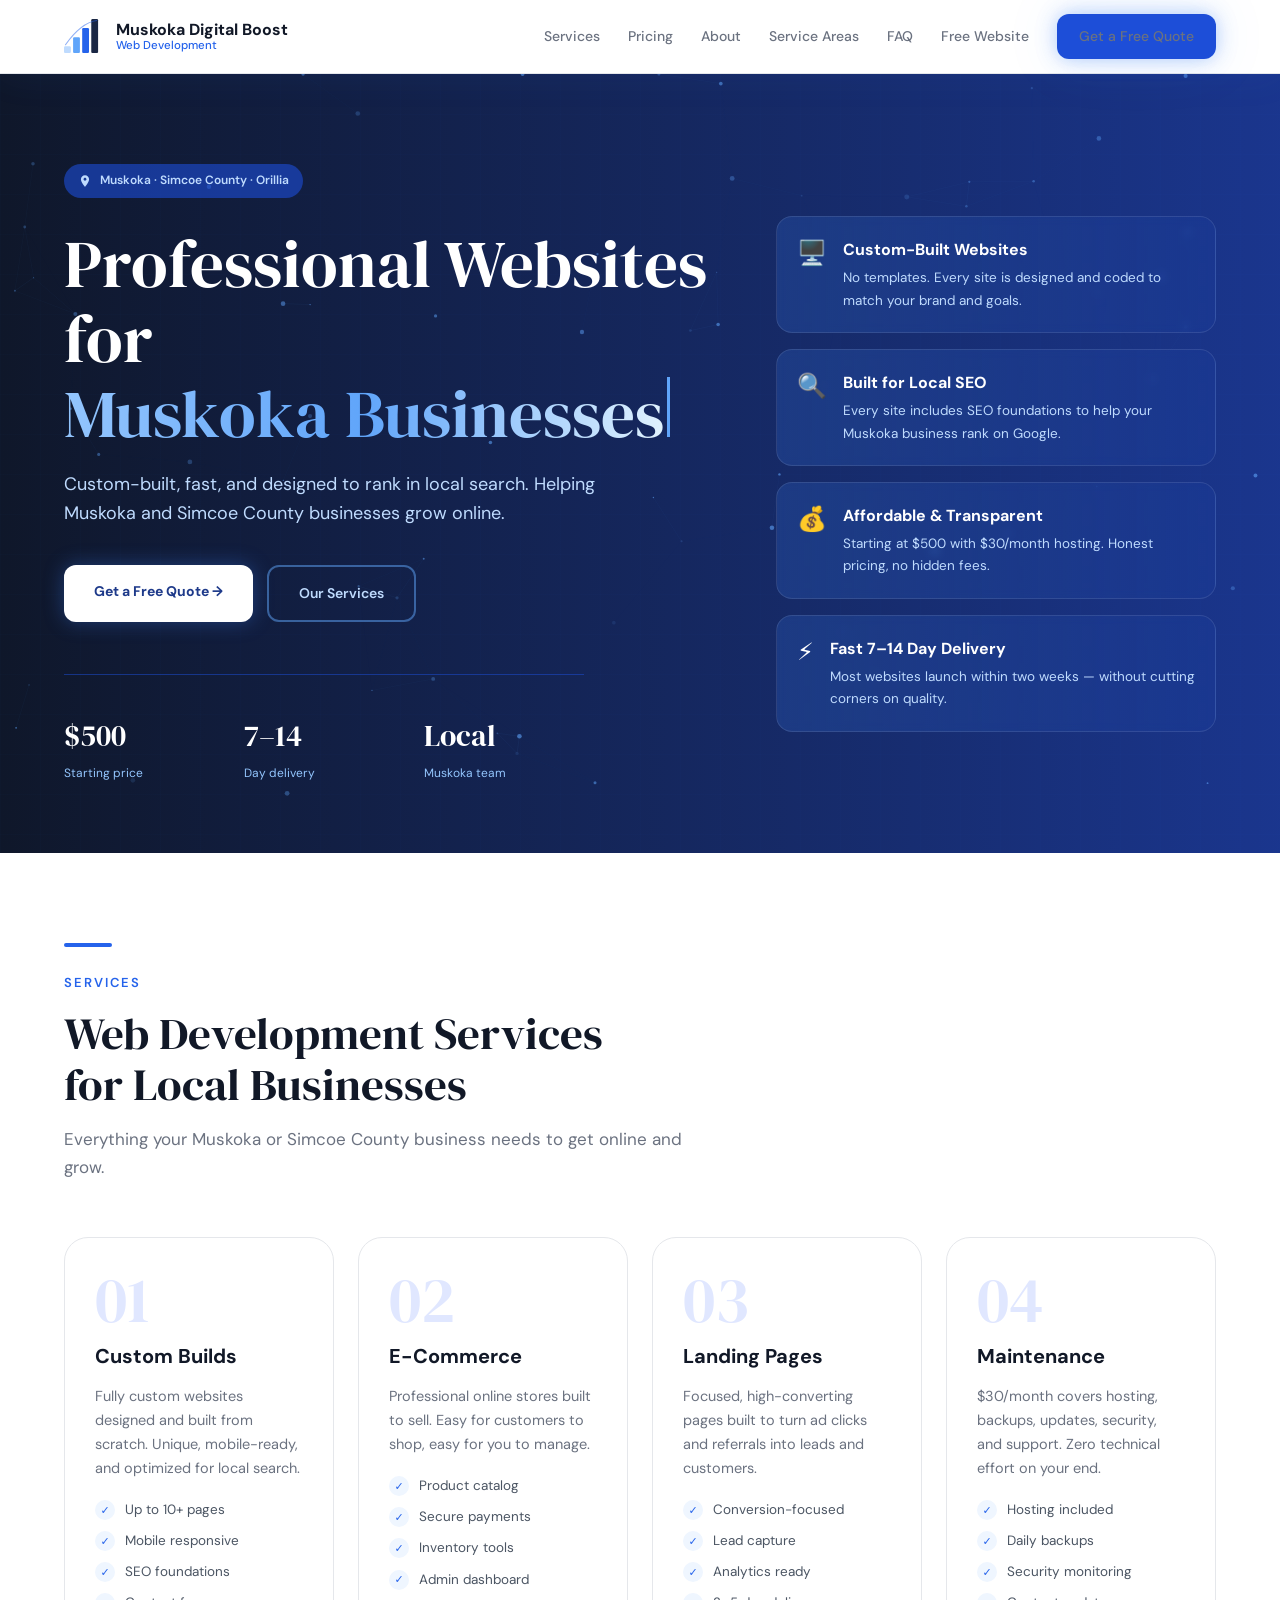
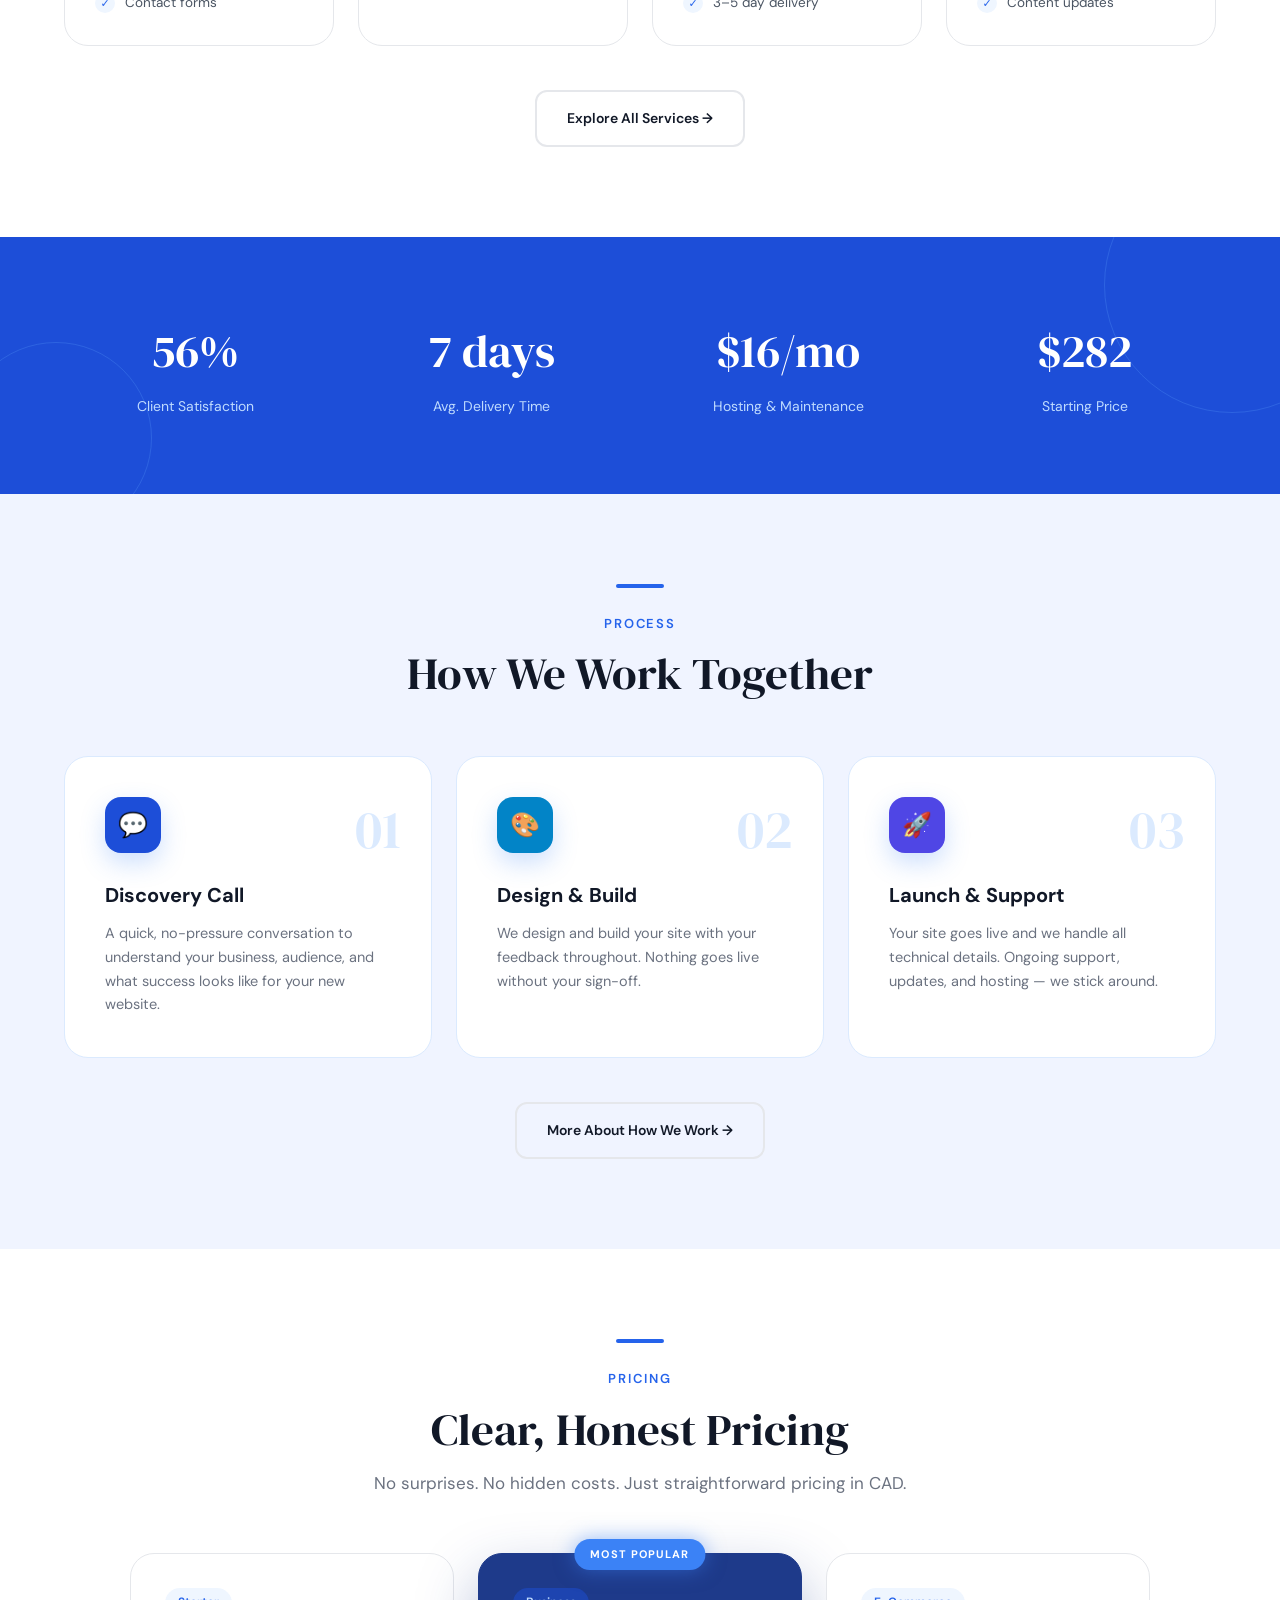
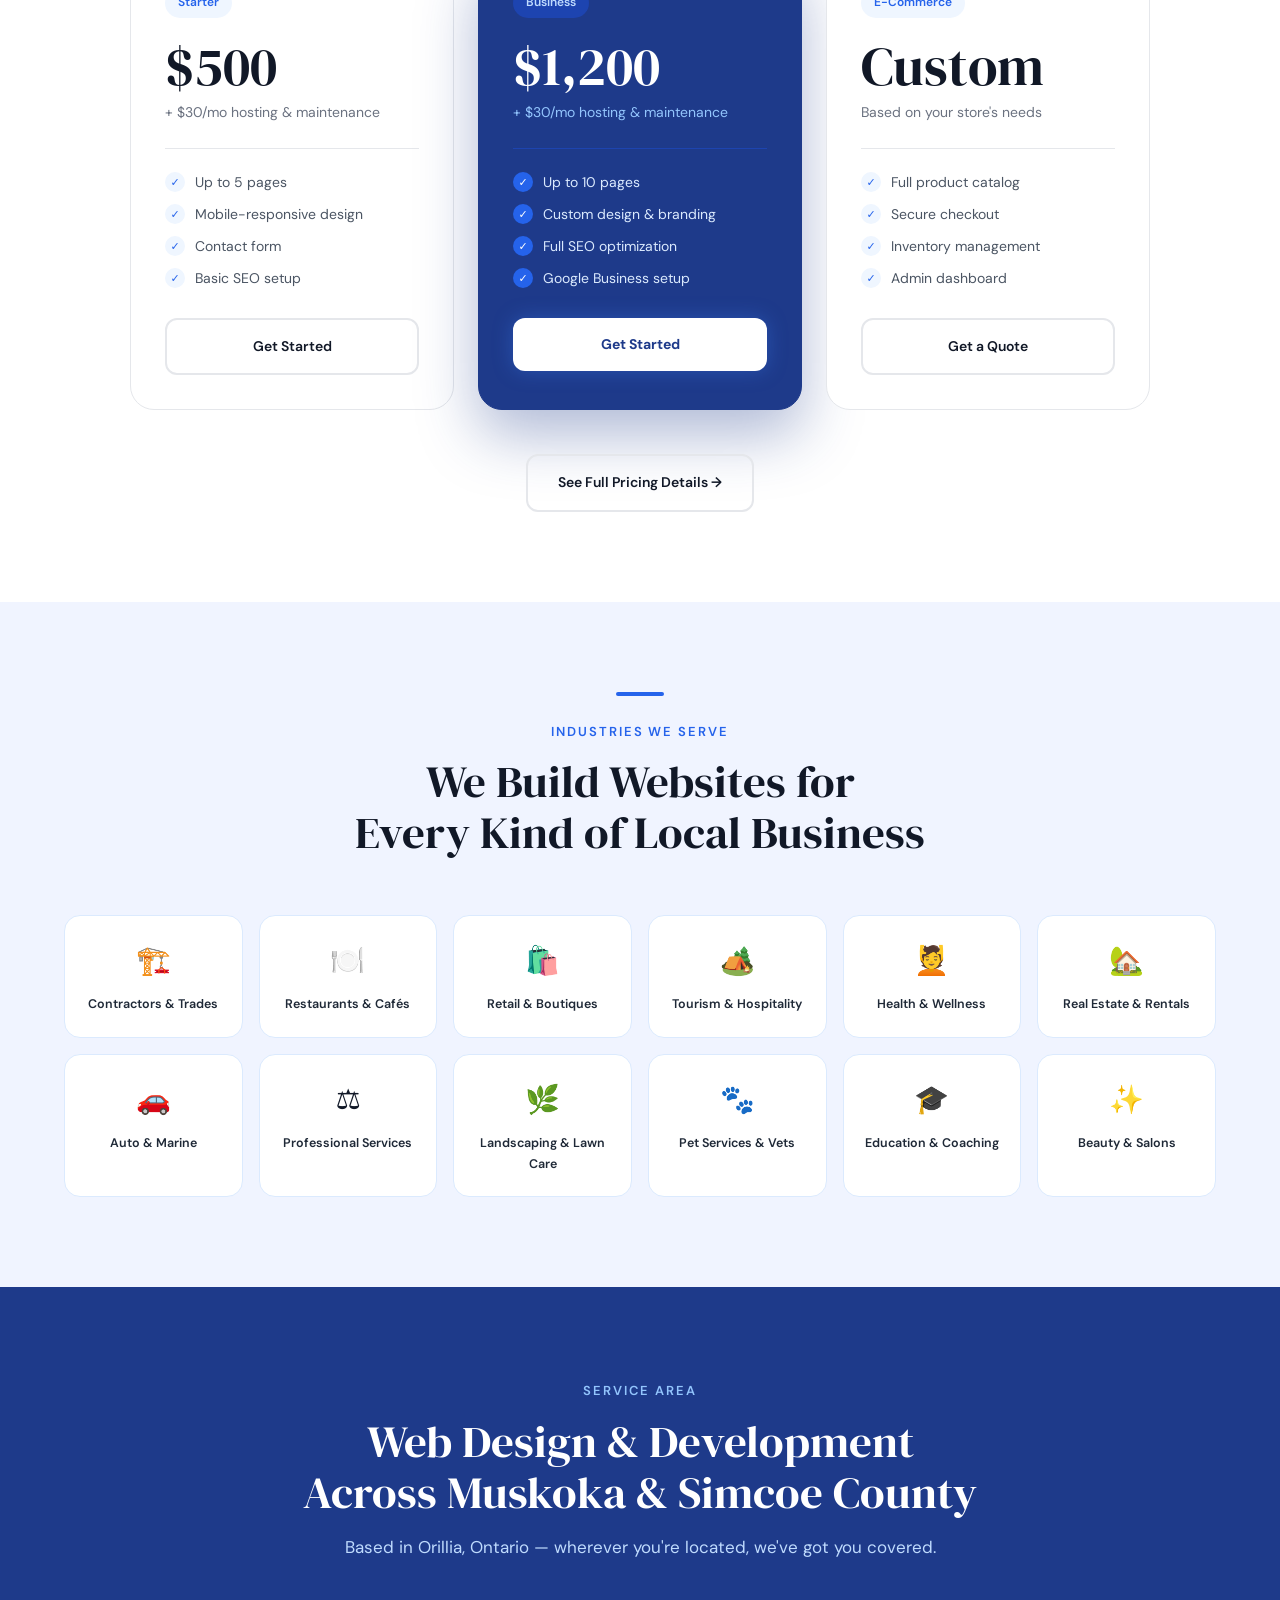
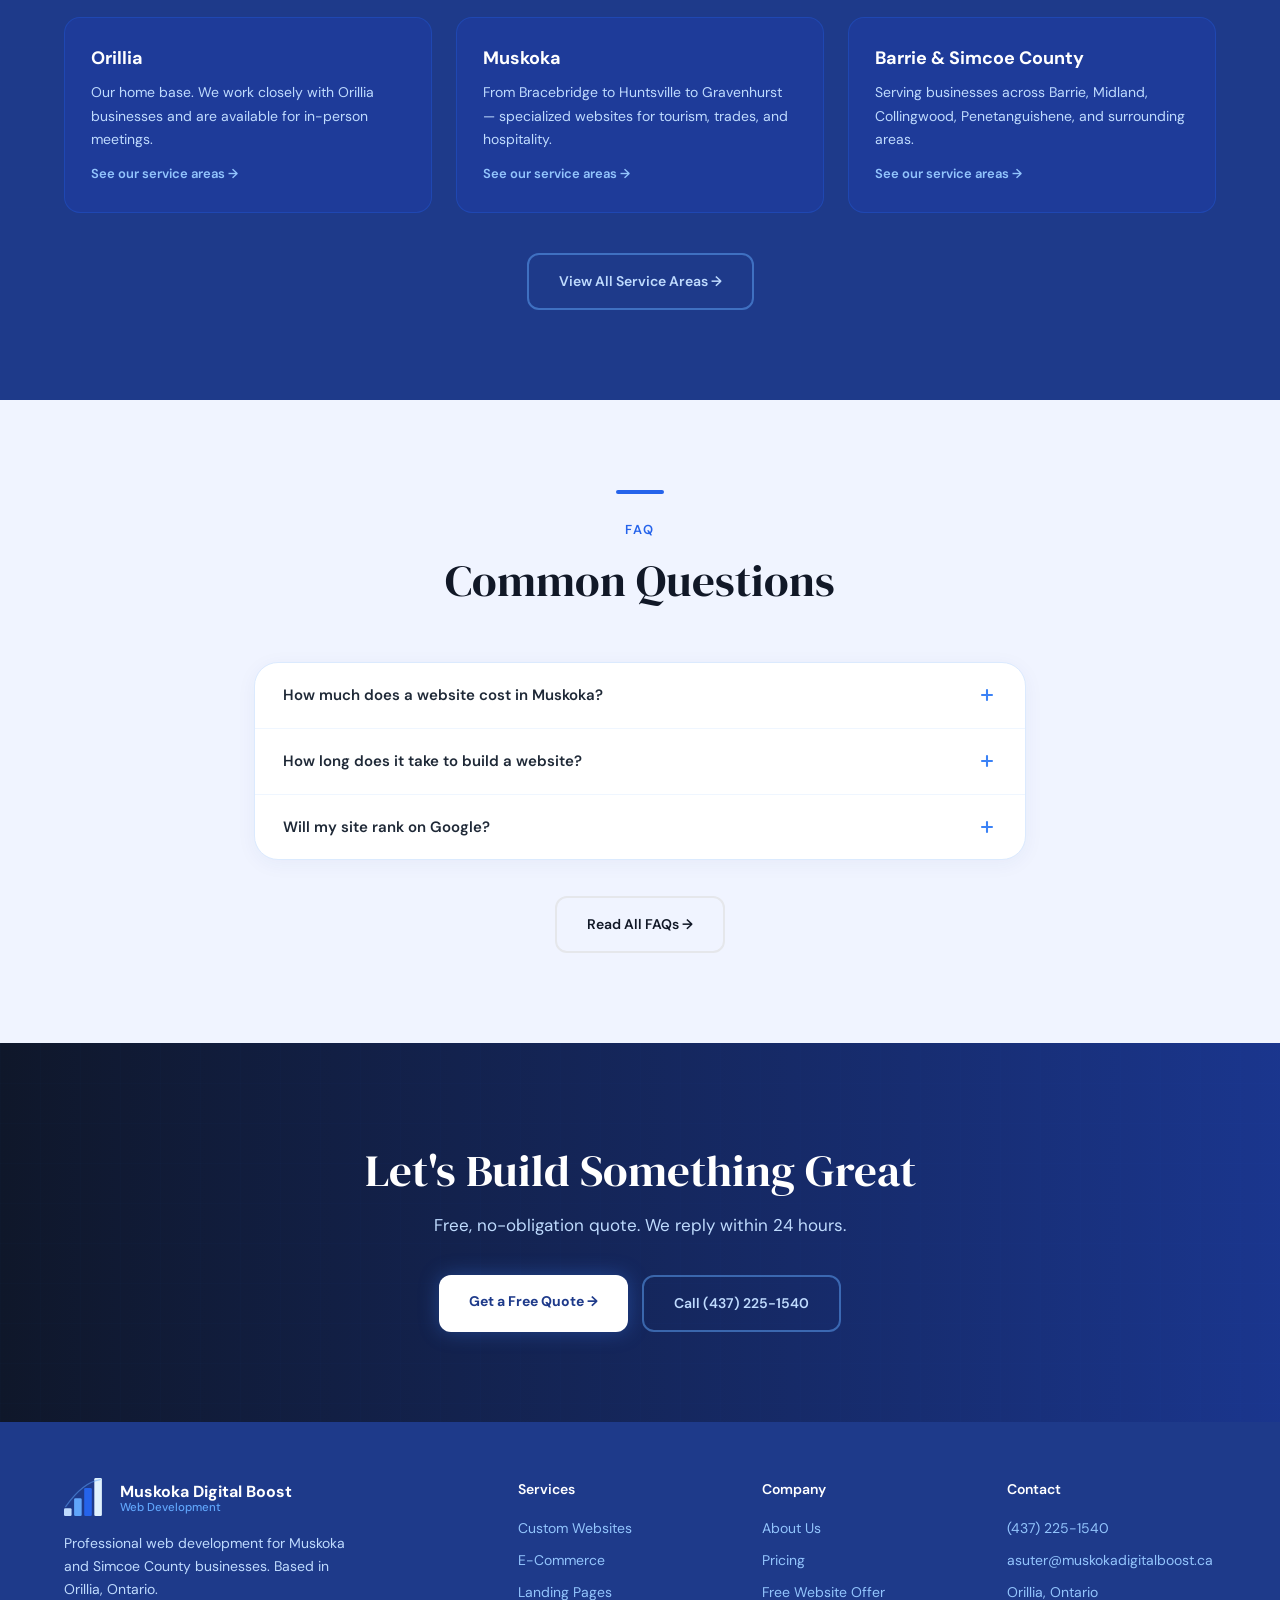
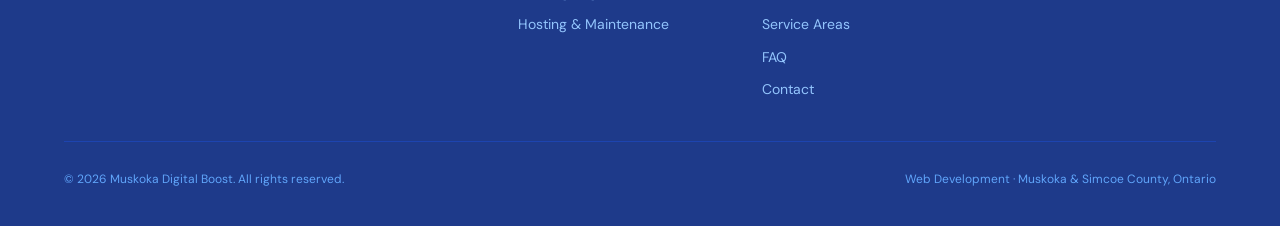
<file: index.html>
<!DOCTYPE html>
<html lang="en-CA">
<head>
  <meta charset="UTF-8">
  <meta name="viewport" content="width=device-width, initial-scale=1.0">
  <title>Muskoka Digital Boost | Web Design &amp; Development in Muskoka, Orillia &amp; Simcoe County</title>
  <meta name="description" content="Muskoka Digital Boost builds custom, SEO-optimized websites for businesses in Muskoka, Orillia, Barrie &amp; Simcoe County. Websites from $500, live in 7–14 days.">
  <link rel="canonical" href="https://muskokadigitalboost.ca/">
  <meta property="og:type" content="website">
  <meta property="og:site_name" content="Muskoka Digital Boost">
  <meta property="og:locale" content="en_CA">
  <meta property="og:title" content="Muskoka Digital Boost | Web Design &amp; Development">
  <meta property="og:description" content="Custom, SEO-optimized websites for Muskoka &amp; Simcoe County businesses. From $500, live in 7–14 days.">
  <meta property="og:url" content="https://muskokadigitalboost.ca/">
  <meta name="twitter:card" content="summary">
  <link rel="icon" type="image/svg+xml" href="favicon.svg">
  <link rel="preconnect" href="https://fonts.googleapis.com">
  <link rel="preconnect" href="https://fonts.gstatic.com" crossorigin>
  <link href="https://fonts.googleapis.com/css2?family=DM+Sans:wght@400;500;600;700&family=DM+Serif+Display&display=swap" rel="stylesheet">
  <link rel="stylesheet" href="css/styles.css">
  <script type="application/ld+json">
  {
    "@context": "https://schema.org",
    "@type": "ProfessionalService",
    "@id": "https://muskokadigitalboost.ca/#business",
    "name": "Muskoka Digital Boost",
    "description": "Web design and development studio building custom, SEO-optimized websites for small businesses in Muskoka and Simcoe County, Ontario.",
    "url": "https://muskokadigitalboost.ca/",
    "telephone": "+1-437-225-1540",
    "email": "asuter@muskokadigitalboost.ca",
    "priceRange": "$500 - $5000",
    "address": { "@type": "PostalAddress", "addressLocality": "Orillia", "addressRegion": "ON", "addressCountry": "CA" },
    "areaServed": ["Orillia", "Muskoka", "Barrie", "Bracebridge", "Huntsville", "Gravenhurst", "Midland", "Collingwood", "Parry Sound", "Simcoe County"],
    "sameAs": [],
    "makesOffer": [
      { "@type": "Offer", "itemOffered": { "@type": "Service", "name": "Custom Website Design" }, "price": "500", "priceCurrency": "CAD" },
      { "@type": "Offer", "itemOffered": { "@type": "Service", "name": "Business Website" }, "price": "1200", "priceCurrency": "CAD" },
      { "@type": "Offer", "itemOffered": { "@type": "Service", "name": "E-Commerce Development" } }
    ]
  }
  </script>
</head>
<body>
<a href="#main" class="skip-link">Skip to content</a>

<nav class="site-nav" aria-label="Main navigation">
  <div class="nav-inner">
    <a href="index.html" class="brand" aria-label="Muskoka Digital Boost — home">
      <svg viewBox="0 0 110 95" xmlns="http://www.w3.org/2000/svg" aria-hidden="true">
        <rect x="0" y="72" width="18" height="18" rx="3" fill="#bfdbfe"/>
        <rect x="24" y="48" width="18" height="42" rx="3" fill="#60a5fa"/>
        <rect x="48" y="24" width="18" height="66" rx="3" fill="#2563eb"/>
        <rect x="72" y="0" width="18" height="90" rx="3" fill="#1a2744"/>
        <path d="M 4 68 Q 45 10 86 4" fill="none" stroke="#2563eb" stroke-width="3" stroke-linecap="round" opacity="0.5"/>
      </svg>
      <span>
        <span class="brand-name" style="display:block">Muskoka Digital Boost</span>
        <span class="brand-tag" style="display:block">Web Development</span>
      </span>
    </a>
    <div class="nav-links">
      <a href="services.html">Services</a>
      <a href="pricing.html">Pricing</a>
      <a href="about.html">About</a>
      <a href="service-areas.html">Service Areas</a>
      <a href="faq.html">FAQ</a>
      <a href="free-website.html" class="nav-free">Free Website</a>
      <a href="contact.html" class="btn btn-primary" style="padding:11px 22px">Get a Free Quote</a>
    </div>
    <button class="nav-toggle" aria-expanded="false" aria-label="Toggle menu">
      <svg class="ico-bars" width="24" height="24" fill="none" stroke="currentColor" stroke-width="2" viewBox="0 0 24 24"><path stroke-linecap="round" d="M4 6h16M4 12h16M4 18h16"/></svg>
      <svg class="ico-close" style="display:none" width="24" height="24" fill="none" stroke="currentColor" stroke-width="2" viewBox="0 0 24 24"><path stroke-linecap="round" d="M6 18L18 6M6 6l12 12"/></svg>
    </button>
  </div>
  <div class="mob-menu">
    <div class="mob-menu-inner">
      <a href="services.html">Services</a>
      <a href="pricing.html">Pricing</a>
      <a href="about.html">About</a>
      <a href="service-areas.html">Service Areas</a>
      <a href="faq.html">FAQ</a>
      <a href="free-website.html" class="nav-free">Free Website</a>
      <a href="contact.html">Get a Free Quote</a>
    </div>
  </div>
</nav>

<main id="main">
  <!-- HERO -->
  <header class="hero">
    <div class="grid-bg"></div>
    <canvas id="particle-canvas" aria-hidden="true"></canvas>
    <div class="hero-inner">
      <div class="hero-split">
        <div class="hero-left">
          <span class="hero-badge">
            <svg width="14" height="14" fill="currentColor" viewBox="0 0 24 24" aria-hidden="true"><path d="M12 2C8.13 2 5 5.13 5 9c0 5.25 7 13 7 13s7-7.75 7-13c0-3.87-3.13-7-7-7zm0 9.5c-1.38 0-2.5-1.12-2.5-2.5s1.12-2.5 2.5-2.5 2.5 1.12 2.5 2.5-1.12 2.5-2.5 2.5z"/></svg>
            Muskoka · Simcoe County · Orillia
          </span>
          <h1 class="serif">Professional Websites for<br>
            <span class="shimmer" data-typewriter='["Muskoka Businesses","Local Contractors","Orillia Shops","Simcoe County"]'>Muskoka Businesses</span><span class="cursor" aria-hidden="true"></span>
          </h1>
          <p class="hero-sub">Custom-built, fast, and designed to rank in local search. Helping Muskoka and Simcoe County businesses grow online.</p>
          <div class="hero-ctas">
            <a href="contact.html" class="btn btn-light">Get a Free Quote →</a>
            <a href="services.html" class="btn btn-ghost">Our Services</a>
          </div>
          <div class="hero-stats">
            <div><div class="num">$500</div><div class="lbl">Starting price</div></div>
            <div><div class="num">7–14</div><div class="lbl">Day delivery</div></div>
            <div><div class="num">Local</div><div class="lbl">Muskoka team</div></div>
          </div>
        </div>
        <div class="hero-right float">
          <div class="glass-card">
            <span class="emoji" aria-hidden="true">🖥️</span>
            <div><h3>Custom-Built Websites</h3><p>No templates. Every site is designed and coded to match your brand and goals.</p></div>
          </div>
          <div class="glass-card">
            <span class="emoji" aria-hidden="true">🔍</span>
            <div><h3>Built for Local SEO</h3><p>Every site includes SEO foundations to help your Muskoka business rank on Google.</p></div>
          </div>
          <div class="glass-card">
            <span class="emoji" aria-hidden="true">💰</span>
            <div><h3>Affordable &amp; Transparent</h3><p>Starting at $500 with $30/month hosting. Honest pricing, no hidden fees.</p></div>
          </div>
          <div class="glass-card">
            <span class="emoji" aria-hidden="true">⚡</span>
            <div><h3>Fast 7–14 Day Delivery</h3><p>Most websites launch within two weeks — without cutting corners on quality.</p></div>
          </div>
        </div>
      </div>
    </div>
  </header>

  <!-- SERVICES -->
  <section class="section section-white" aria-labelledby="services-h">
    <div class="container">
      <div class="section-head reveal">
        <div class="accent-bar"></div>
        <span class="eyebrow">Services</span>
        <h2 id="services-h" class="serif">Web Development Services<br>for Local Businesses</h2>
        <p>Everything your Muskoka or Simcoe County business needs to get online and grow.</p>
      </div>
      <div class="grid grid-4">
        <article class="card reveal d1">
          <div class="big-num serif">01</div>
          <h3>Custom Builds</h3>
          <p>Fully custom websites designed and built from scratch. Unique, mobile-ready, and optimized for local search.</p>
          <ul class="checklist">
            <li><span class="tick">✓</span>Up to 10+ pages</li>
            <li><span class="tick">✓</span>Mobile responsive</li>
            <li><span class="tick">✓</span>SEO foundations</li>
            <li><span class="tick">✓</span>Contact forms</li>
          </ul>
        </article>
        <article class="card reveal d2">
          <div class="big-num serif">02</div>
          <h3>E-Commerce</h3>
          <p>Professional online stores built to sell. Easy for customers to shop, easy for you to manage.</p>
          <ul class="checklist">
            <li><span class="tick">✓</span>Product catalog</li>
            <li><span class="tick">✓</span>Secure payments</li>
            <li><span class="tick">✓</span>Inventory tools</li>
            <li><span class="tick">✓</span>Admin dashboard</li>
          </ul>
        </article>
        <article class="card reveal d3">
          <div class="big-num serif">03</div>
          <h3>Landing Pages</h3>
          <p>Focused, high-converting pages built to turn ad clicks and referrals into leads and customers.</p>
          <ul class="checklist">
            <li><span class="tick">✓</span>Conversion-focused</li>
            <li><span class="tick">✓</span>Lead capture</li>
            <li><span class="tick">✓</span>Analytics ready</li>
            <li><span class="tick">✓</span>3–5 day delivery</li>
          </ul>
        </article>
        <article class="card reveal d4">
          <div class="big-num serif">04</div>
          <h3>Maintenance</h3>
          <p>$30/month covers hosting, backups, updates, security, and support. Zero technical effort on your end.</p>
          <ul class="checklist">
            <li><span class="tick">✓</span>Hosting included</li>
            <li><span class="tick">✓</span>Daily backups</li>
            <li><span class="tick">✓</span>Security monitoring</li>
            <li><span class="tick">✓</span>Content updates</li>
          </ul>
        </article>
      </div>
      <p class="reveal" style="text-align:center;margin-top:44px">
        <a href="services.html" class="btn btn-outline">Explore All Services →</a>
      </p>
    </div>
  </section>

  <!-- STATS -->
  <section class="stats-band" aria-label="Key numbers">
    <div class="spin-ring" style="width:256px;height:256px;top:-80px;right:-80px"></div>
    <div class="spin-ring" style="width:192px;height:192px;bottom:-40px;left:-40px;animation-direction:reverse"></div>
    <div class="container">
      <div class="stats-grid">
        <div class="reveal"><div class="num" data-count="100" data-suffix="%">0%</div><div class="lbl">Client Satisfaction</div></div>
        <div class="reveal d1"><div class="num" data-count="14" data-suffix=" days">0 days</div><div class="lbl">Avg. Delivery Time</div></div>
        <div class="reveal d2"><div class="num" data-count="30" data-prefix="$" data-suffix="/mo">$0/mo</div><div class="lbl">Hosting &amp; Maintenance</div></div>
        <div class="reveal d3"><div class="num" data-count="500" data-prefix="$">$0</div><div class="lbl">Starting Price</div></div>
      </div>
    </div>
  </section>

  <!-- PROCESS -->
  <section class="section section-tint" aria-labelledby="process-h">
    <div class="container">
      <div class="section-head center reveal">
        <div class="accent-bar"></div>
        <span class="eyebrow">Process</span>
        <h2 id="process-h" class="serif">How We Work Together</h2>
      </div>
      <div class="grid grid-3">
        <article class="process-card reveal d1">
          <div class="step-num" aria-hidden="true">01</div>
          <div class="step-icon bg-b700">💬</div>
          <h3>Discovery Call</h3>
          <p>A quick, no-pressure conversation to understand your business, audience, and what success looks like for your new website.</p>
        </article>
        <article class="process-card reveal d2">
          <div class="step-num" aria-hidden="true">02</div>
          <div class="step-icon bg-sky">🎨</div>
          <h3>Design &amp; Build</h3>
          <p>We design and build your site with your feedback throughout. Nothing goes live without your sign-off.</p>
        </article>
        <article class="process-card reveal d3">
          <div class="step-num" aria-hidden="true">03</div>
          <div class="step-icon bg-indigo">🚀</div>
          <h3>Launch &amp; Support</h3>
          <p>Your site goes live and we handle all technical details. Ongoing support, updates, and hosting — we stick around.</p>
        </article>
      </div>
      <p class="reveal" style="text-align:center;margin-top:44px">
        <a href="about.html" class="btn btn-outline">More About How We Work →</a>
      </p>
    </div>
  </section>

  <!-- PRICING TEASER -->
  <section class="section section-white" aria-labelledby="pricing-h">
    <div class="container">
      <div class="section-head center reveal">
        <div class="accent-bar"></div>
        <span class="eyebrow">Pricing</span>
        <h2 id="pricing-h" class="serif">Clear, Honest Pricing</h2>
        <p>No surprises. No hidden costs. Just straightforward pricing in CAD.</p>
      </div>
      <div class="grid grid-3" style="max-width:1020px;margin:0 auto">
        <article class="price-card reveal d1">
          <span class="price-label">Starter</span>
          <div class="price-amount serif">$500</div>
          <div class="price-sub">+ $30/mo hosting &amp; maintenance</div>
          <hr>
          <ul class="checklist">
            <li><span class="tick">✓</span>Up to 5 pages</li>
            <li><span class="tick">✓</span>Mobile-responsive design</li>
            <li><span class="tick">✓</span>Contact form</li>
            <li><span class="tick">✓</span>Basic SEO setup</li>
          </ul>
          <a href="contact.html" class="btn btn-outline btn-block">Get Started</a>
        </article>
        <article class="price-card featured reveal d2">
          <div class="price-badge">Most Popular</div>
          <span class="price-label">Business</span>
          <div class="price-amount serif">$1,200</div>
          <div class="price-sub">+ $30/mo hosting &amp; maintenance</div>
          <hr>
          <ul class="checklist">
            <li><span class="tick">✓</span>Up to 10 pages</li>
            <li><span class="tick">✓</span>Custom design &amp; branding</li>
            <li><span class="tick">✓</span>Full SEO optimization</li>
            <li><span class="tick">✓</span>Google Business setup</li>
          </ul>
          <a href="contact.html" class="btn btn-light btn-block">Get Started</a>
        </article>
        <article class="price-card reveal d3">
          <span class="price-label">E-Commerce</span>
          <div class="price-amount serif">Custom</div>
          <div class="price-sub">Based on your store's needs</div>
          <hr>
          <ul class="checklist">
            <li><span class="tick">✓</span>Full product catalog</li>
            <li><span class="tick">✓</span>Secure checkout</li>
            <li><span class="tick">✓</span>Inventory management</li>
            <li><span class="tick">✓</span>Admin dashboard</li>
          </ul>
          <a href="contact.html" class="btn btn-outline btn-block">Get a Quote</a>
        </article>
      </div>
      <p class="reveal" style="text-align:center;margin-top:44px">
        <a href="pricing.html" class="btn btn-outline">See Full Pricing Details →</a>
      </p>
    </div>
  </section>

  <!-- INDUSTRIES -->
  <section class="section section-tint" aria-labelledby="industries-h">
    <div class="container">
      <div class="section-head center reveal">
        <div class="accent-bar"></div>
        <span class="eyebrow">Industries We Serve</span>
        <h2 id="industries-h" class="serif">We Build Websites for<br>Every Kind of Local Business</h2>
      </div>
      <div class="industry-grid">
        <div class="industry-tile reveal d1"><div class="emoji" aria-hidden="true">🏗️</div><h3>Contractors &amp; Trades</h3></div>
        <div class="industry-tile reveal d2"><div class="emoji" aria-hidden="true">🍽️</div><h3>Restaurants &amp; Cafés</h3></div>
        <div class="industry-tile reveal d3"><div class="emoji" aria-hidden="true">🛍️</div><h3>Retail &amp; Boutiques</h3></div>
        <div class="industry-tile reveal d4"><div class="emoji" aria-hidden="true">🏕️</div><h3>Tourism &amp; Hospitality</h3></div>
        <div class="industry-tile reveal d1"><div class="emoji" aria-hidden="true">💆</div><h3>Health &amp; Wellness</h3></div>
        <div class="industry-tile reveal d2"><div class="emoji" aria-hidden="true">🏡</div><h3>Real Estate &amp; Rentals</h3></div>
        <div class="industry-tile reveal d3"><div class="emoji" aria-hidden="true">🚗</div><h3>Auto &amp; Marine</h3></div>
        <div class="industry-tile reveal d4"><div class="emoji" aria-hidden="true">⚖️</div><h3>Professional Services</h3></div>
        <div class="industry-tile reveal d1"><div class="emoji" aria-hidden="true">🌿</div><h3>Landscaping &amp; Lawn Care</h3></div>
        <div class="industry-tile reveal d2"><div class="emoji" aria-hidden="true">🐾</div><h3>Pet Services &amp; Vets</h3></div>
        <div class="industry-tile reveal d3"><div class="emoji" aria-hidden="true">🎓</div><h3>Education &amp; Coaching</h3></div>
        <div class="industry-tile reveal d4"><div class="emoji" aria-hidden="true">✨</div><h3>Beauty &amp; Salons</h3></div>
      </div>
    </div>
  </section>

  <!-- SERVICE AREA -->
  <section class="section section-dark" aria-labelledby="areas-h">
    <div class="grid-bg" style="opacity:0.1"></div>
    <div class="container" style="position:relative;z-index:2">
      <div class="section-head center reveal">
        <span class="eyebrow">Service Area</span>
        <h2 id="areas-h" class="serif">Web Design &amp; Development<br>Across Muskoka &amp; Simcoe County</h2>
        <p>Based in Orillia, Ontario — wherever you're located, we've got you covered.</p>
      </div>
      <div class="grid grid-3">
        <a href="service-areas.html" class="area-card reveal d1">
          <h3>Orillia</h3>
          <p>Our home base. We work closely with Orillia businesses and are available for in-person meetings.</p>
          <span class="more">See our service areas →</span>
        </a>
        <a href="service-areas.html" class="area-card reveal d2">
          <h3>Muskoka</h3>
          <p>From Bracebridge to Huntsville to Gravenhurst — specialized websites for tourism, trades, and hospitality.</p>
          <span class="more">See our service areas →</span>
        </a>
        <a href="service-areas.html" class="area-card reveal d3">
          <h3>Barrie &amp; Simcoe County</h3>
          <p>Serving businesses across Barrie, Midland, Collingwood, Penetanguishene, and surrounding areas.</p>
          <span class="more">See our service areas →</span>
        </a>
      </div>
      <p class="reveal" style="text-align:center;margin-top:40px;position:relative;z-index:2">
        <a href="service-areas.html" class="btn btn-ghost">View All Service Areas →</a>
      </p>
    </div>
  </section>

  <!-- FAQ TEASER -->
  <section class="section section-tint" aria-labelledby="faq-h">
    <div class="container-narrow">
      <div class="section-head center reveal">
        <div class="accent-bar"></div>
        <span class="eyebrow">FAQ</span>
        <h2 id="faq-h" class="serif">Common Questions</h2>
      </div>
      <div class="faq-list reveal d1">
        <div class="faq-item">
          <button class="faq-q" aria-expanded="false">How much does a website cost in Muskoka?
            <svg width="20" height="20" fill="none" stroke="currentColor" stroke-width="2.5" viewBox="0 0 24 24" aria-hidden="true"><path stroke-linecap="round" d="M12 6v12m6-6H6"/></svg>
          </button>
          <div class="faq-a"><p>Starter websites begin at $500 for up to 5 pages, plus $30/month for hosting and maintenance. Business websites start at $1,200. E-commerce is custom-quoted. All pricing is transparent — no surprises.</p></div>
        </div>
        <div class="faq-item">
          <button class="faq-q" aria-expanded="false">How long does it take to build a website?
            <svg width="20" height="20" fill="none" stroke="currentColor" stroke-width="2.5" viewBox="0 0 24 24" aria-hidden="true"><path stroke-linecap="round" d="M12 6v12m6-6H6"/></svg>
          </button>
          <div class="faq-a"><p>Most sites are live in 7–14 business days. Landing pages can be done in 3–5 days. Timeline depends largely on how quickly we receive your content and feedback.</p></div>
        </div>
        <div class="faq-item">
          <button class="faq-q" aria-expanded="false">Will my site rank on Google?
            <svg width="20" height="20" fill="none" stroke="currentColor" stroke-width="2.5" viewBox="0 0 24 24" aria-hidden="true"><path stroke-linecap="round" d="M12 6v12m6-6H6"/></svg>
          </button>
          <div class="faq-a"><p>Every site includes SEO foundations — proper structure, meta tags, speed optimization, and mobile-first design. We specifically target local searches across Muskoka and Simcoe County.</p></div>
        </div>
      </div>
      <p class="reveal" style="text-align:center;margin-top:36px">
        <a href="faq.html" class="btn btn-outline">Read All FAQs →</a>
      </p>
    </div>
  </section>

  <!-- CTA -->
  <section class="cta-band section" aria-labelledby="cta-h">
    <div class="grid-bg"></div>
    <div class="container" style="position:relative;z-index:2">
      <div class="section-head center reveal" style="margin-bottom:36px">
        <h2 id="cta-h" class="serif">Let's Build Something Great</h2>
        <p>Free, no-obligation quote. We reply within 24 hours.</p>
      </div>
      <div class="hero-ctas reveal d1">
        <a href="contact.html" class="btn btn-light">Get a Free Quote →</a>
        <a href="tel:+14372251540" class="btn btn-ghost">Call (437) 225-1540</a>
      </div>
    </div>
  </section>
</main>

<footer class="site-footer">
  <div class="container">
    <div class="footer-grid">
      <div>
        <a href="index.html" class="brand" aria-label="Muskoka Digital Boost — home">
          <svg viewBox="0 0 110 95" xmlns="http://www.w3.org/2000/svg" aria-hidden="true" style="height:40px">
            <rect x="0" y="72" width="18" height="18" rx="3" fill="#bfdbfe"/>
            <rect x="24" y="48" width="18" height="42" rx="3" fill="#60a5fa"/>
            <rect x="48" y="24" width="18" height="66" rx="3" fill="#2563eb"/>
            <rect x="72" y="0" width="18" height="90" rx="3" fill="#e0f2fe"/>
            <path d="M 4 68 Q 45 10 86 4" fill="none" stroke="#60a5fa" stroke-width="3" stroke-linecap="round" opacity="0.5"/>
          </svg>
          <span>
            <span class="brand-name" style="display:block">Muskoka Digital Boost</span>
            <span class="brand-tag" style="display:block">Web Development</span>
          </span>
        </a>
        <p class="footer-about">Professional web development for Muskoka and Simcoe County businesses. Based in Orillia, Ontario.</p>
      </div>
      <nav aria-label="Footer — services">
        <h2 class="foot-h">Services</h2>
        <ul>
          <li><a href="services.html#custom-websites">Custom Websites</a></li>
          <li><a href="services.html#ecommerce">E-Commerce</a></li>
          <li><a href="services.html#landing-pages">Landing Pages</a></li>
          <li><a href="services.html#maintenance">Hosting &amp; Maintenance</a></li>
        </ul>
      </nav>
      <nav aria-label="Footer — company">
        <h2 class="foot-h">Company</h2>
        <ul>
          <li><a href="about.html">About Us</a></li>
          <li><a href="pricing.html">Pricing</a></li>
          <li><a href="free-website.html">Free Website Offer</a></li>
          <li><a href="service-areas.html">Service Areas</a></li>
          <li><a href="faq.html">FAQ</a></li>
          <li><a href="contact.html">Contact</a></li>
        </ul>
      </nav>
      <div>
        <h2 class="foot-h">Contact</h2>
        <ul>
          <li><a href="tel:+14372251540">(437) 225-1540</a></li>
          <li><a href="mailto:asuter@muskokadigitalboost.ca">asuter@muskokadigitalboost.ca</a></li>
          <li>Orillia, Ontario</li>
        </ul>
      </div>
    </div>
    <div class="footer-bottom">
      <p>© 2026 Muskoka Digital Boost. All rights reserved.</p>
      <p>Web Development · Muskoka &amp; Simcoe County, Ontario</p>
    </div>
  </div>
</footer>

<script src="js/main.js" defer></script>
</body>
</html>
</file>
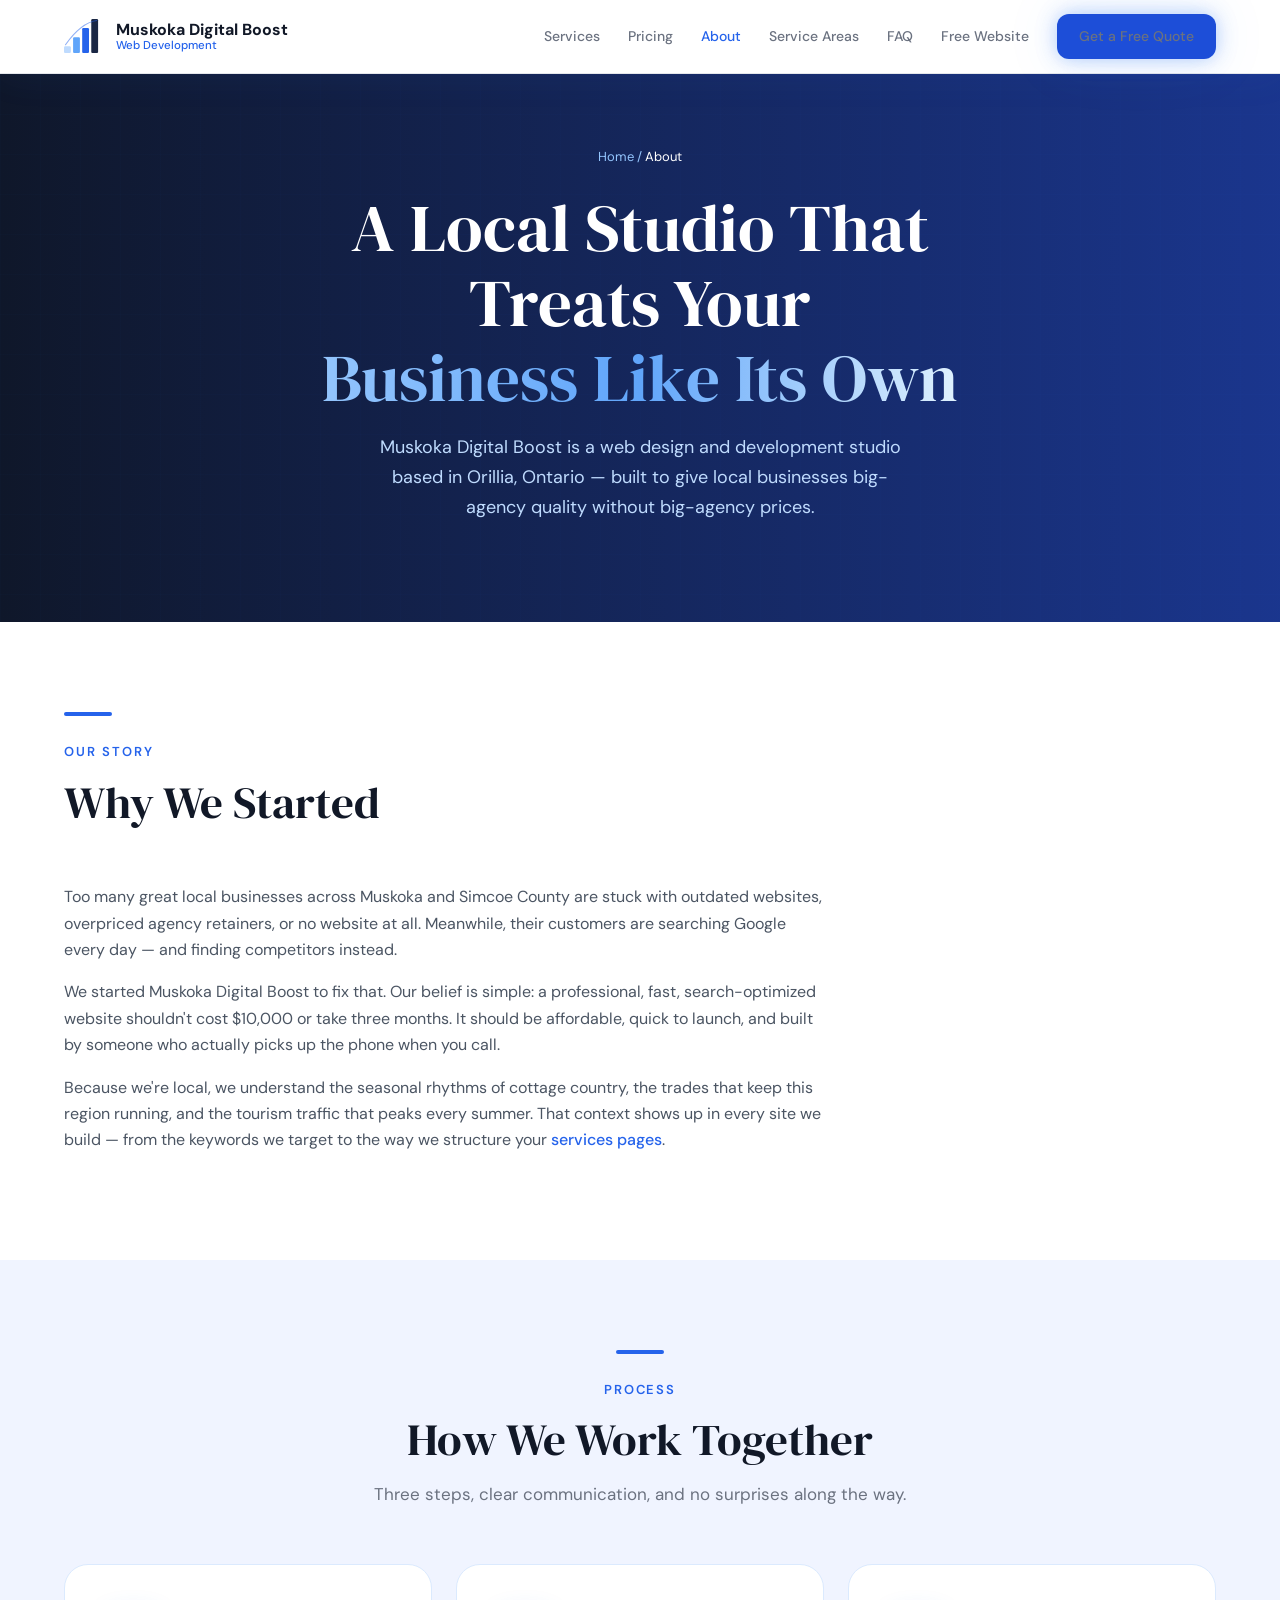
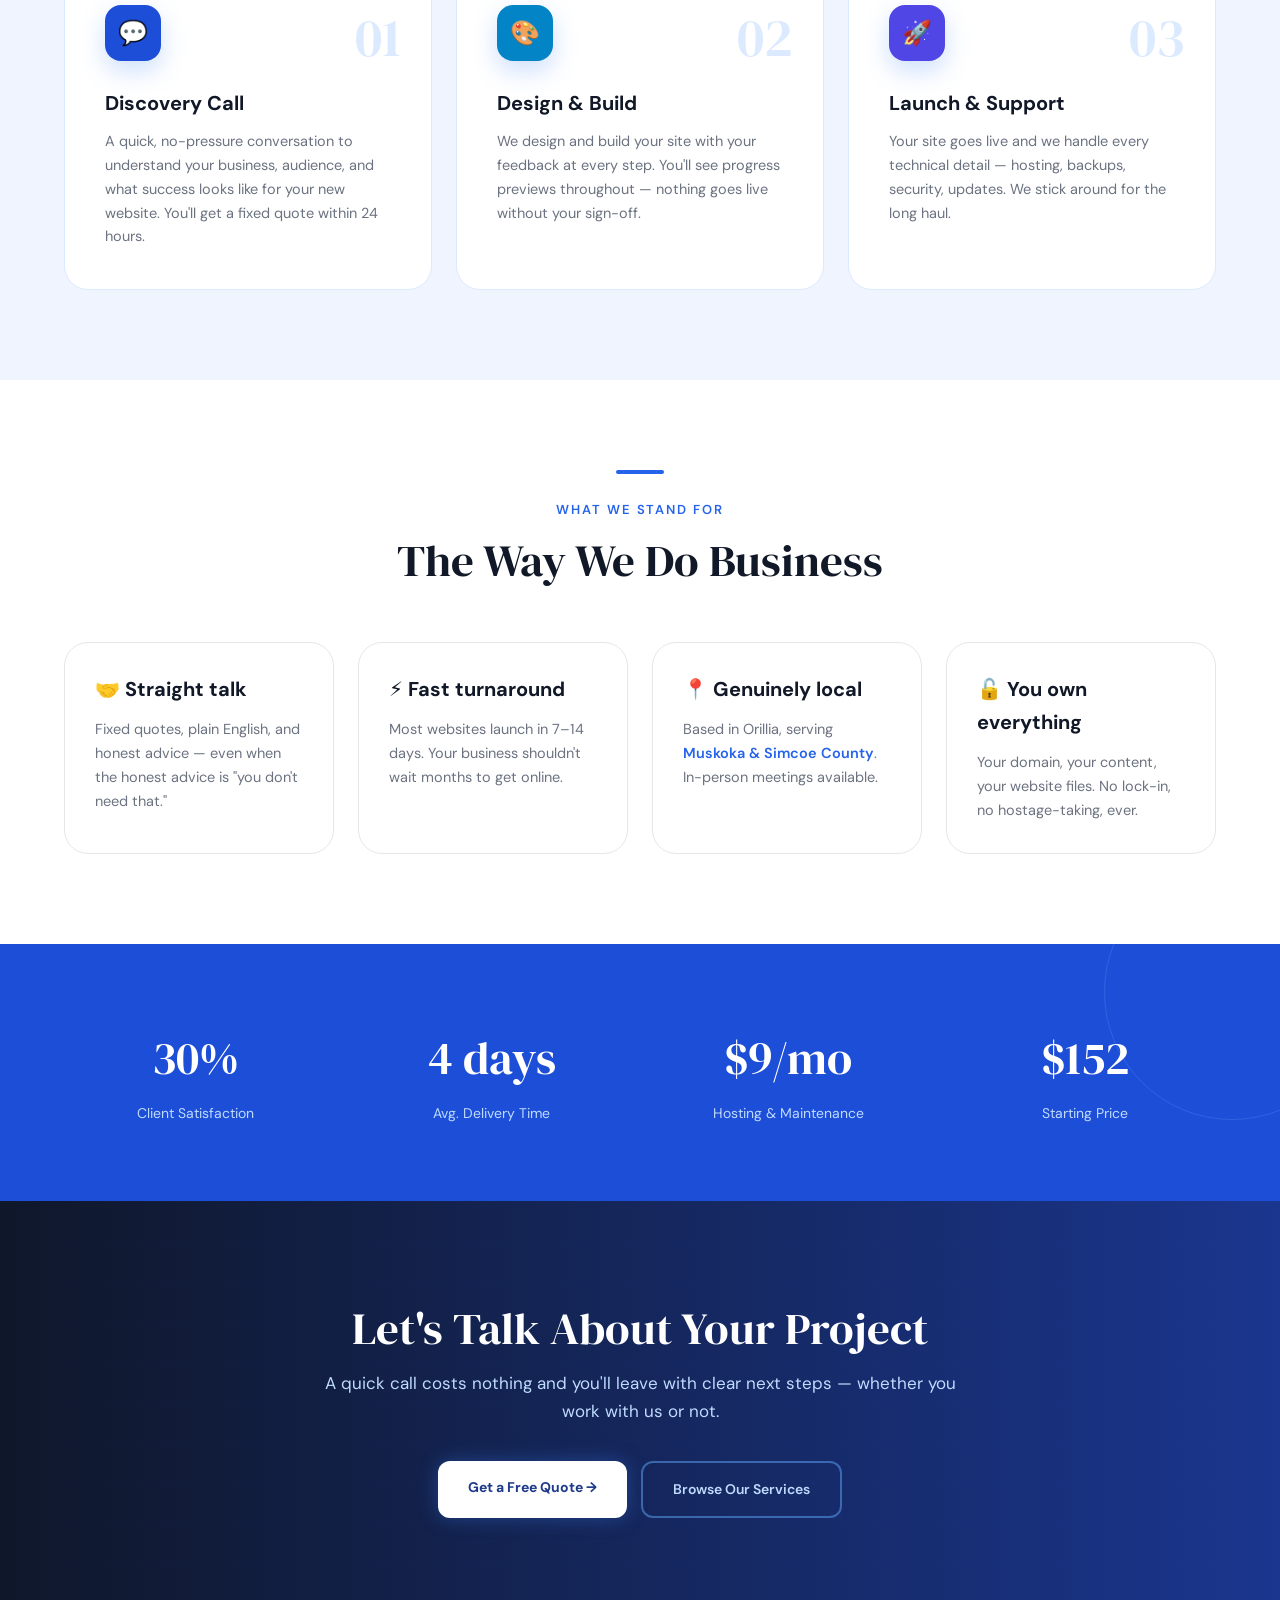
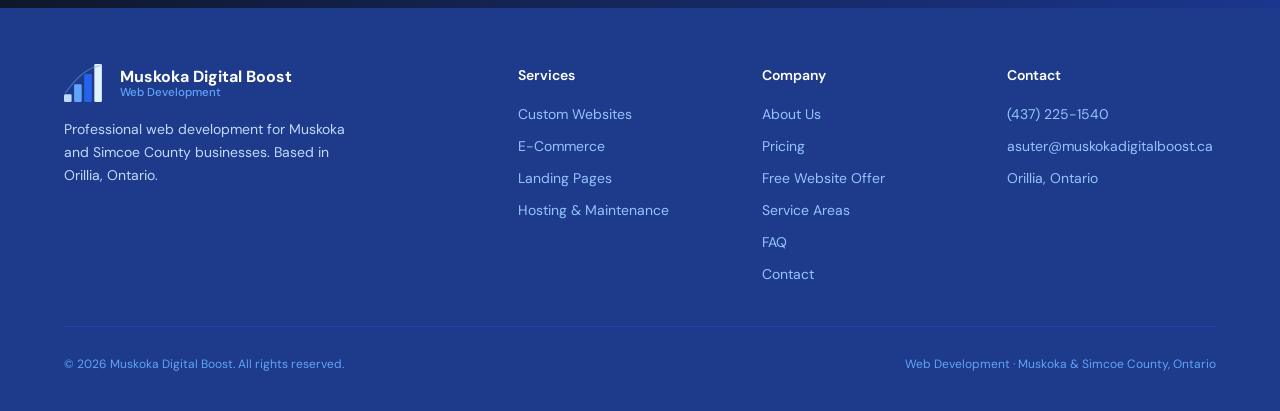
<file: about.html>
<!DOCTYPE html>
<html lang="en-CA">
<head>
  <meta charset="UTF-8">
  <meta name="viewport" content="width=device-width, initial-scale=1.0">
  <title>About Us | Local Web Designers in Orillia, Ontario | Muskoka Digital Boost</title>
  <meta name="description" content="Muskoka Digital Boost is a local web design studio based in Orillia, Ontario. Learn how we work, why local matters, and our 3-step process for launching your website.">
  <link rel="canonical" href="https://muskokadigitalboost.ca/about.html">
  <meta property="og:type" content="website">
  <meta property="og:site_name" content="Muskoka Digital Boost">
  <meta property="og:locale" content="en_CA">
  <meta property="og:title" content="About Muskoka Digital Boost">
  <meta property="og:description" content="A local web design studio based in Orillia, Ontario, serving Muskoka &amp; Simcoe County.">
  <meta property="og:url" content="https://muskokadigitalboost.ca/about.html">
  <meta name="twitter:card" content="summary">
  <link rel="icon" type="image/svg+xml" href="favicon.svg">
  <link rel="preconnect" href="https://fonts.googleapis.com">
  <link rel="preconnect" href="https://fonts.gstatic.com" crossorigin>
  <link href="https://fonts.googleapis.com/css2?family=DM+Sans:wght@400;500;600;700&family=DM+Serif+Display&display=swap" rel="stylesheet">
  <link rel="stylesheet" href="css/styles.css">
  <script type="application/ld+json">
  {
    "@context": "https://schema.org",
    "@graph": [
      {
        "@type": "BreadcrumbList",
        "itemListElement": [
          { "@type": "ListItem", "position": 1, "name": "Home", "item": "https://muskokadigitalboost.ca/" },
          { "@type": "ListItem", "position": 2, "name": "About", "item": "https://muskokadigitalboost.ca/about.html" }
        ]
      },
      {
        "@type": "AboutPage",
        "name": "About Muskoka Digital Boost",
        "url": "https://muskokadigitalboost.ca/about.html",
        "about": { "@id": "https://muskokadigitalboost.ca/#business" }
      }
    ]
  }
  </script>
</head>
<body>
<a href="#main" class="skip-link">Skip to content</a>

<nav class="site-nav" aria-label="Main navigation">
  <div class="nav-inner">
    <a href="index.html" class="brand" aria-label="Muskoka Digital Boost — home">
      <svg viewBox="0 0 110 95" xmlns="http://www.w3.org/2000/svg" aria-hidden="true">
        <rect x="0" y="72" width="18" height="18" rx="3" fill="#bfdbfe"/>
        <rect x="24" y="48" width="18" height="42" rx="3" fill="#60a5fa"/>
        <rect x="48" y="24" width="18" height="66" rx="3" fill="#2563eb"/>
        <rect x="72" y="0" width="18" height="90" rx="3" fill="#1a2744"/>
        <path d="M 4 68 Q 45 10 86 4" fill="none" stroke="#2563eb" stroke-width="3" stroke-linecap="round" opacity="0.5"/>
      </svg>
      <span>
        <span class="brand-name" style="display:block">Muskoka Digital Boost</span>
        <span class="brand-tag" style="display:block">Web Development</span>
      </span>
    </a>
    <div class="nav-links">
      <a href="services.html">Services</a>
      <a href="pricing.html">Pricing</a>
      <a href="about.html" aria-current="page">About</a>
      <a href="service-areas.html">Service Areas</a>
      <a href="faq.html">FAQ</a>
      <a href="free-website.html" class="nav-free">Free Website</a>
      <a href="contact.html" class="btn btn-primary" style="padding:11px 22px">Get a Free Quote</a>
    </div>
    <button class="nav-toggle" aria-expanded="false" aria-label="Toggle menu">
      <svg class="ico-bars" width="24" height="24" fill="none" stroke="currentColor" stroke-width="2" viewBox="0 0 24 24"><path stroke-linecap="round" d="M4 6h16M4 12h16M4 18h16"/></svg>
      <svg class="ico-close" style="display:none" width="24" height="24" fill="none" stroke="currentColor" stroke-width="2" viewBox="0 0 24 24"><path stroke-linecap="round" d="M6 18L18 6M6 6l12 12"/></svg>
    </button>
  </div>
  <div class="mob-menu">
    <div class="mob-menu-inner">
      <a href="services.html">Services</a>
      <a href="pricing.html">Pricing</a>
      <a href="about.html" aria-current="page">About</a>
      <a href="service-areas.html">Service Areas</a>
      <a href="faq.html">FAQ</a>
      <a href="free-website.html" class="nav-free">Free Website</a>
      <a href="contact.html">Get a Free Quote</a>
    </div>
  </div>
</nav>

<main id="main">
  <header class="hero page-hero">
    <div class="grid-bg"></div>
    <div class="hero-inner">
      <nav class="breadcrumbs" aria-label="Breadcrumb">
        <a href="index.html">Home</a> / <span aria-current="page">About</span>
      </nav>
      <h1 class="serif">A Local Studio That Treats Your<br><span class="shimmer">Business Like Its Own</span></h1>
      <p class="hero-sub">Muskoka Digital Boost is a web design and development studio based in Orillia, Ontario — built to give local businesses big-agency quality without big-agency prices.</p>
    </div>
  </header>

  <!-- STORY -->
  <section class="section section-white" aria-labelledby="story-h">
    <div class="container">
      <div class="section-head reveal">
        <div class="accent-bar"></div>
        <span class="eyebrow">Our Story</span>
        <h2 id="story-h" class="serif">Why We Started</h2>
      </div>
      <div class="prose reveal d1">
        <p>Too many great local businesses across Muskoka and Simcoe County are stuck with outdated websites, overpriced agency retainers, or no website at all. Meanwhile, their customers are searching Google every day — and finding competitors instead.</p>
        <p>We started Muskoka Digital Boost to fix that. Our belief is simple: a professional, fast, search-optimized website shouldn't cost $10,000 or take three months. It should be affordable, quick to launch, and built by someone who actually picks up the phone when you call.</p>
        <p>Because we're local, we understand the seasonal rhythms of cottage country, the trades that keep this region running, and the tourism traffic that peaks every summer. That context shows up in every site we build — from the keywords we target to the way we structure your <a href="services.html">services pages</a>.</p>
      </div>
    </div>
  </section>

  <!-- PROCESS -->
  <section class="section section-tint" aria-labelledby="process-h">
    <div class="container">
      <div class="section-head center reveal">
        <div class="accent-bar"></div>
        <span class="eyebrow">Process</span>
        <h2 id="process-h" class="serif">How We Work Together</h2>
        <p>Three steps, clear communication, and no surprises along the way.</p>
      </div>
      <div class="grid grid-3">
        <article class="process-card reveal d1">
          <div class="step-num" aria-hidden="true">01</div>
          <div class="step-icon bg-b700">💬</div>
          <h3>Discovery Call</h3>
          <p>A quick, no-pressure conversation to understand your business, audience, and what success looks like for your new website. You'll get a fixed quote within 24 hours.</p>
        </article>
        <article class="process-card reveal d2">
          <div class="step-num" aria-hidden="true">02</div>
          <div class="step-icon bg-sky">🎨</div>
          <h3>Design &amp; Build</h3>
          <p>We design and build your site with your feedback at every step. You'll see progress previews throughout — nothing goes live without your sign-off.</p>
        </article>
        <article class="process-card reveal d3">
          <div class="step-num" aria-hidden="true">03</div>
          <div class="step-icon bg-indigo">🚀</div>
          <h3>Launch &amp; Support</h3>
          <p>Your site goes live and we handle every technical detail — hosting, backups, security, updates. We stick around for the long haul.</p>
        </article>
      </div>
    </div>
  </section>

  <!-- VALUES -->
  <section class="section section-white" aria-labelledby="values-h">
    <div class="container">
      <div class="section-head center reveal">
        <div class="accent-bar"></div>
        <span class="eyebrow">What We Stand For</span>
        <h2 id="values-h" class="serif">The Way We Do Business</h2>
      </div>
      <div class="grid grid-4">
        <article class="card reveal d1">
          <h3>🤝 Straight talk</h3>
          <p style="margin-bottom:0">Fixed quotes, plain English, and honest advice — even when the honest advice is "you don't need that."</p>
        </article>
        <article class="card reveal d2">
          <h3>⚡ Fast turnaround</h3>
          <p style="margin-bottom:0">Most websites launch in 7–14 days. Your business shouldn't wait months to get online.</p>
        </article>
        <article class="card reveal d3">
          <h3>📍 Genuinely local</h3>
          <p style="margin-bottom:0">Based in Orillia, serving <a href="service-areas.html" style="color:var(--blue-600);font-weight:600">Muskoka &amp; Simcoe County</a>. In-person meetings available.</p>
        </article>
        <article class="card reveal d4">
          <h3>🔓 You own everything</h3>
          <p style="margin-bottom:0">Your domain, your content, your website files. No lock-in, no hostage-taking, ever.</p>
        </article>
      </div>
    </div>
  </section>

  <!-- STATS -->
  <section class="stats-band" aria-label="Key numbers">
    <div class="spin-ring" style="width:256px;height:256px;top:-80px;right:-80px"></div>
    <div class="container">
      <div class="stats-grid">
        <div class="reveal"><div class="num" data-count="100" data-suffix="%">0%</div><div class="lbl">Client Satisfaction</div></div>
        <div class="reveal d1"><div class="num" data-count="14" data-suffix=" days">0 days</div><div class="lbl">Avg. Delivery Time</div></div>
        <div class="reveal d2"><div class="num" data-count="30" data-prefix="$" data-suffix="/mo">$0/mo</div><div class="lbl">Hosting &amp; Maintenance</div></div>
        <div class="reveal d3"><div class="num" data-count="500" data-prefix="$">$0</div><div class="lbl">Starting Price</div></div>
      </div>
    </div>
  </section>

  <!-- CTA -->
  <section class="cta-band section" aria-labelledby="cta-h">
    <div class="grid-bg"></div>
    <div class="container" style="position:relative;z-index:2">
      <div class="section-head center reveal" style="margin-bottom:36px">
        <h2 id="cta-h" class="serif">Let's Talk About Your Project</h2>
        <p>A quick call costs nothing and you'll leave with clear next steps — whether you work with us or not.</p>
      </div>
      <div class="hero-ctas reveal d1">
        <a href="contact.html" class="btn btn-light">Get a Free Quote →</a>
        <a href="services.html" class="btn btn-ghost">Browse Our Services</a>
      </div>
    </div>
  </section>
</main>

<footer class="site-footer">
  <div class="container">
    <div class="footer-grid">
      <div>
        <a href="index.html" class="brand" aria-label="Muskoka Digital Boost — home">
          <svg viewBox="0 0 110 95" xmlns="http://www.w3.org/2000/svg" aria-hidden="true" style="height:40px">
            <rect x="0" y="72" width="18" height="18" rx="3" fill="#bfdbfe"/>
            <rect x="24" y="48" width="18" height="42" rx="3" fill="#60a5fa"/>
            <rect x="48" y="24" width="18" height="66" rx="3" fill="#2563eb"/>
            <rect x="72" y="0" width="18" height="90" rx="3" fill="#e0f2fe"/>
            <path d="M 4 68 Q 45 10 86 4" fill="none" stroke="#60a5fa" stroke-width="3" stroke-linecap="round" opacity="0.5"/>
          </svg>
          <span>
            <span class="brand-name" style="display:block">Muskoka Digital Boost</span>
            <span class="brand-tag" style="display:block">Web Development</span>
          </span>
        </a>
        <p class="footer-about">Professional web development for Muskoka and Simcoe County businesses. Based in Orillia, Ontario.</p>
      </div>
      <nav aria-label="Footer — services">
        <h2 class="foot-h">Services</h2>
        <ul>
          <li><a href="services.html#custom-websites">Custom Websites</a></li>
          <li><a href="services.html#ecommerce">E-Commerce</a></li>
          <li><a href="services.html#landing-pages">Landing Pages</a></li>
          <li><a href="services.html#maintenance">Hosting &amp; Maintenance</a></li>
        </ul>
      </nav>
      <nav aria-label="Footer — company">
        <h2 class="foot-h">Company</h2>
        <ul>
          <li><a href="about.html">About Us</a></li>
          <li><a href="pricing.html">Pricing</a></li>
          <li><a href="free-website.html">Free Website Offer</a></li>
          <li><a href="service-areas.html">Service Areas</a></li>
          <li><a href="faq.html">FAQ</a></li>
          <li><a href="contact.html">Contact</a></li>
        </ul>
      </nav>
      <div>
        <h2 class="foot-h">Contact</h2>
        <ul>
          <li><a href="tel:+14372251540">(437) 225-1540</a></li>
          <li><a href="mailto:asuter@muskokadigitalboost.ca">asuter@muskokadigitalboost.ca</a></li>
          <li>Orillia, Ontario</li>
        </ul>
      </div>
    </div>
    <div class="footer-bottom">
      <p>© 2026 Muskoka Digital Boost. All rights reserved.</p>
      <p>Web Development · Muskoka &amp; Simcoe County, Ontario</p>
    </div>
  </div>
</footer>

<script src="js/main.js" defer></script>
</body>
</html>
</file>
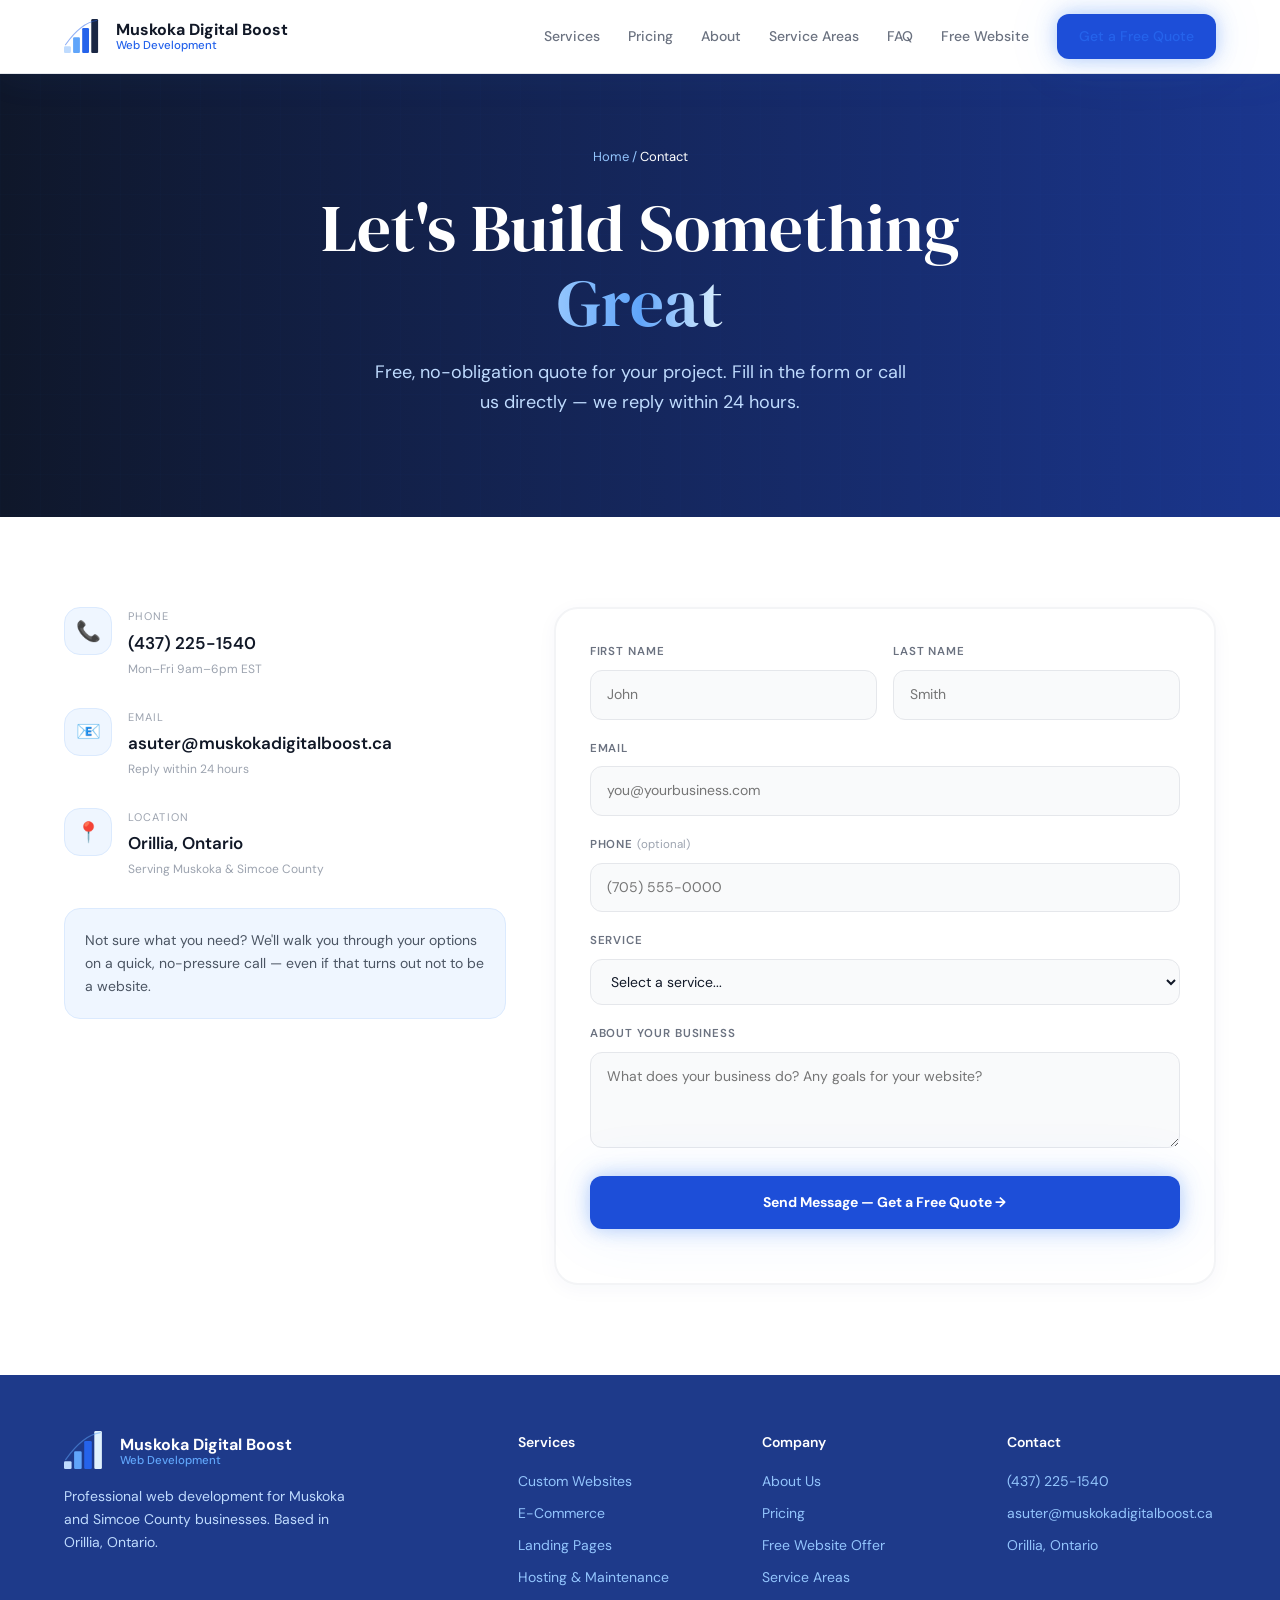
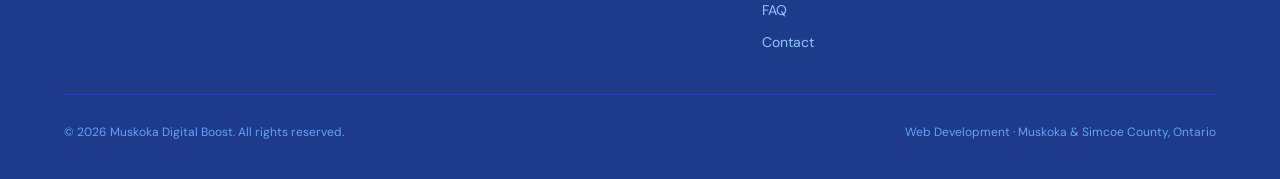
<file: contact.html>
<!DOCTYPE html>
<html lang="en-CA">
<head>
  <meta charset="UTF-8">
  <meta name="viewport" content="width=device-width, initial-scale=1.0">
  <title>Contact | Get a Free Website Quote | Muskoka Digital Boost</title>
  <meta name="description" content="Get a free, no-obligation website quote for your Muskoka or Simcoe County business. Call (437) 225-1540 or send a message — we reply within 24 hours.">
  <link rel="canonical" href="https://muskokadigitalboost.ca/contact.html">
  <meta property="og:type" content="website">
  <meta property="og:site_name" content="Muskoka Digital Boost">
  <meta property="og:locale" content="en_CA">
  <meta property="og:title" content="Contact | Muskoka Digital Boost">
  <meta property="og:description" content="Get a free, no-obligation website quote. We reply within 24 hours.">
  <meta property="og:url" content="https://muskokadigitalboost.ca/contact.html">
  <meta name="twitter:card" content="summary">
  <link rel="icon" type="image/svg+xml" href="favicon.svg">
  <link rel="preconnect" href="https://fonts.googleapis.com">
  <link rel="preconnect" href="https://fonts.gstatic.com" crossorigin>
  <link href="https://fonts.googleapis.com/css2?family=DM+Sans:wght@400;500;600;700&family=DM+Serif+Display&display=swap" rel="stylesheet">
  <link rel="stylesheet" href="css/styles.css">
  <script type="application/ld+json">
  {
    "@context": "https://schema.org",
    "@graph": [
      {
        "@type": "BreadcrumbList",
        "itemListElement": [
          { "@type": "ListItem", "position": 1, "name": "Home", "item": "https://muskokadigitalboost.ca/" },
          { "@type": "ListItem", "position": 2, "name": "Contact", "item": "https://muskokadigitalboost.ca/contact.html" }
        ]
      },
      {
        "@type": "ContactPage",
        "url": "https://muskokadigitalboost.ca/contact.html",
        "mainEntity": {
          "@type": "Organization",
          "name": "Muskoka Digital Boost",
          "telephone": "+1-437-225-1540",
          "email": "asuter@muskokadigitalboost.ca",
          "address": { "@type": "PostalAddress", "addressLocality": "Orillia", "addressRegion": "ON", "addressCountry": "CA" }
        }
      }
    ]
  }
  </script>
</head>
<body>
<a href="#main" class="skip-link">Skip to content</a>

<nav class="site-nav" aria-label="Main navigation">
  <div class="nav-inner">
    <a href="index.html" class="brand" aria-label="Muskoka Digital Boost — home">
      <svg viewBox="0 0 110 95" xmlns="http://www.w3.org/2000/svg" aria-hidden="true">
        <rect x="0" y="72" width="18" height="18" rx="3" fill="#bfdbfe"/>
        <rect x="24" y="48" width="18" height="42" rx="3" fill="#60a5fa"/>
        <rect x="48" y="24" width="18" height="66" rx="3" fill="#2563eb"/>
        <rect x="72" y="0" width="18" height="90" rx="3" fill="#1a2744"/>
        <path d="M 4 68 Q 45 10 86 4" fill="none" stroke="#2563eb" stroke-width="3" stroke-linecap="round" opacity="0.5"/>
      </svg>
      <span>
        <span class="brand-name" style="display:block">Muskoka Digital Boost</span>
        <span class="brand-tag" style="display:block">Web Development</span>
      </span>
    </a>
    <div class="nav-links">
      <a href="services.html">Services</a>
      <a href="pricing.html">Pricing</a>
      <a href="about.html">About</a>
      <a href="service-areas.html">Service Areas</a>
      <a href="faq.html">FAQ</a>
      <a href="free-website.html" class="nav-free">Free Website</a>
      <a href="contact.html" class="btn btn-primary" style="padding:11px 22px" aria-current="page">Get a Free Quote</a>
    </div>
    <button class="nav-toggle" aria-expanded="false" aria-label="Toggle menu">
      <svg class="ico-bars" width="24" height="24" fill="none" stroke="currentColor" stroke-width="2" viewBox="0 0 24 24"><path stroke-linecap="round" d="M4 6h16M4 12h16M4 18h16"/></svg>
      <svg class="ico-close" style="display:none" width="24" height="24" fill="none" stroke="currentColor" stroke-width="2" viewBox="0 0 24 24"><path stroke-linecap="round" d="M6 18L18 6M6 6l12 12"/></svg>
    </button>
  </div>
  <div class="mob-menu">
    <div class="mob-menu-inner">
      <a href="services.html">Services</a>
      <a href="pricing.html">Pricing</a>
      <a href="about.html">About</a>
      <a href="service-areas.html">Service Areas</a>
      <a href="faq.html">FAQ</a>
      <a href="free-website.html" class="nav-free">Free Website</a>
      <a href="contact.html" aria-current="page">Get a Free Quote</a>
    </div>
  </div>
</nav>

<main id="main">
  <header class="hero page-hero">
    <div class="grid-bg"></div>
    <div class="hero-inner">
      <nav class="breadcrumbs" aria-label="Breadcrumb">
        <a href="index.html">Home</a> / <span aria-current="page">Contact</span>
      </nav>
      <h1 class="serif">Let's Build Something <span class="shimmer">Great</span></h1>
      <p class="hero-sub">Free, no-obligation quote for your project. Fill in the form or call us directly — we reply within 24 hours.</p>
    </div>
  </header>

  <section class="section section-white" aria-labelledby="contact-h">
    <div class="container">
      <h2 id="contact-h" class="serif" style="position:absolute;left:-9999px">Contact details and quote form</h2>
      <div class="contact-grid">
        <div class="reveal d1">
          <div class="contact-item">
            <span class="ico" aria-hidden="true">📞</span>
            <div>
              <div class="lbl">Phone</div>
              <a href="tel:+14372251540" class="val">(437) 225-1540</a>
              <div class="sub">Mon–Fri 9am–6pm EST</div>
            </div>
          </div>
          <div class="contact-item">
            <span class="ico" aria-hidden="true">📧</span>
            <div>
              <div class="lbl">Email</div>
              <a href="mailto:asuter@muskokadigitalboost.ca" class="val">asuter@muskokadigitalboost.ca</a>
              <div class="sub">Reply within 24 hours</div>
            </div>
          </div>
          <div class="contact-item">
            <span class="ico" aria-hidden="true">📍</span>
            <div>
              <div class="lbl">Location</div>
              <div class="val">Orillia, Ontario</div>
              <div class="sub">Serving Muskoka &amp; Simcoe County</div>
            </div>
          </div>
          <div class="note-box">Not sure what you need? We'll walk you through your options on a quick, no-pressure call — even if that turns out not to be a website.</div>
        </div>

        <div class="reveal d2">
          <div class="form-card">
            <form id="contact-form" action="https://formspree.io/f/xdajpwvp" method="POST">
              <div class="form-row">
                <div class="form-group">
                  <label for="first_name">First Name</label>
                  <input type="text" id="first_name" name="first_name" required placeholder="John" autocomplete="given-name">
                </div>
                <div class="form-group">
                  <label for="last_name">Last Name</label>
                  <input type="text" id="last_name" name="last_name" required placeholder="Smith" autocomplete="family-name">
                </div>
              </div>
              <div class="form-group">
                <label for="email">Email</label>
                <input type="email" id="email" name="email" required placeholder="you@yourbusiness.com" autocomplete="email">
              </div>
              <div class="form-group">
                <label for="phone">Phone <span class="opt">(optional)</span></label>
                <input type="tel" id="phone" name="phone" placeholder="(705) 555-0000" autocomplete="tel">
              </div>
              <div class="form-group">
                <label for="service">Service</label>
                <select id="service" name="service">
                  <option value="">Select a service...</option>
                  <option>Starter Website ($500)</option>
                  <option>Business Website ($1,200)</option>
                  <option>E-Commerce Store</option>
                  <option>Landing Page</option>
                  <option>Maintenance Plan ($30/mo)</option>
                  <option>Not sure yet</option>
                </select>
              </div>
              <div class="form-group">
                <label for="message">About Your Business</label>
                <textarea id="message" name="message" rows="3" placeholder="What does your business do? Any goals for your website?"></textarea>
              </div>
              <button type="submit" class="btn btn-primary btn-block">Send Message — Get a Free Quote →</button>
              <p id="form-status" class="form-status" role="status" aria-live="polite"></p>
            </form>
          </div>
        </div>
      </div>
    </div>
  </section>
</main>

<footer class="site-footer">
  <div class="container">
    <div class="footer-grid">
      <div>
        <a href="index.html" class="brand" aria-label="Muskoka Digital Boost — home">
          <svg viewBox="0 0 110 95" xmlns="http://www.w3.org/2000/svg" aria-hidden="true" style="height:40px">
            <rect x="0" y="72" width="18" height="18" rx="3" fill="#bfdbfe"/>
            <rect x="24" y="48" width="18" height="42" rx="3" fill="#60a5fa"/>
            <rect x="48" y="24" width="18" height="66" rx="3" fill="#2563eb"/>
            <rect x="72" y="0" width="18" height="90" rx="3" fill="#e0f2fe"/>
            <path d="M 4 68 Q 45 10 86 4" fill="none" stroke="#60a5fa" stroke-width="3" stroke-linecap="round" opacity="0.5"/>
          </svg>
          <span>
            <span class="brand-name" style="display:block">Muskoka Digital Boost</span>
            <span class="brand-tag" style="display:block">Web Development</span>
          </span>
        </a>
        <p class="footer-about">Professional web development for Muskoka and Simcoe County businesses. Based in Orillia, Ontario.</p>
      </div>
      <nav aria-label="Footer — services">
        <h2 class="foot-h">Services</h2>
        <ul>
          <li><a href="services.html#custom-websites">Custom Websites</a></li>
          <li><a href="services.html#ecommerce">E-Commerce</a></li>
          <li><a href="services.html#landing-pages">Landing Pages</a></li>
          <li><a href="services.html#maintenance">Hosting &amp; Maintenance</a></li>
        </ul>
      </nav>
      <nav aria-label="Footer — company">
        <h2 class="foot-h">Company</h2>
        <ul>
          <li><a href="about.html">About Us</a></li>
          <li><a href="pricing.html">Pricing</a></li>
          <li><a href="free-website.html">Free Website Offer</a></li>
          <li><a href="service-areas.html">Service Areas</a></li>
          <li><a href="faq.html">FAQ</a></li>
          <li><a href="contact.html">Contact</a></li>
        </ul>
      </nav>
      <div>
        <h2 class="foot-h">Contact</h2>
        <ul>
          <li><a href="tel:+14372251540">(437) 225-1540</a></li>
          <li><a href="mailto:asuter@muskokadigitalboost.ca">asuter@muskokadigitalboost.ca</a></li>
          <li>Orillia, Ontario</li>
        </ul>
      </div>
    </div>
    <div class="footer-bottom">
      <p>© 2026 Muskoka Digital Boost. All rights reserved.</p>
      <p>Web Development · Muskoka &amp; Simcoe County, Ontario</p>
    </div>
  </div>
</footer>

<script src="js/main.js" defer></script>
</body>
</html>
</file>
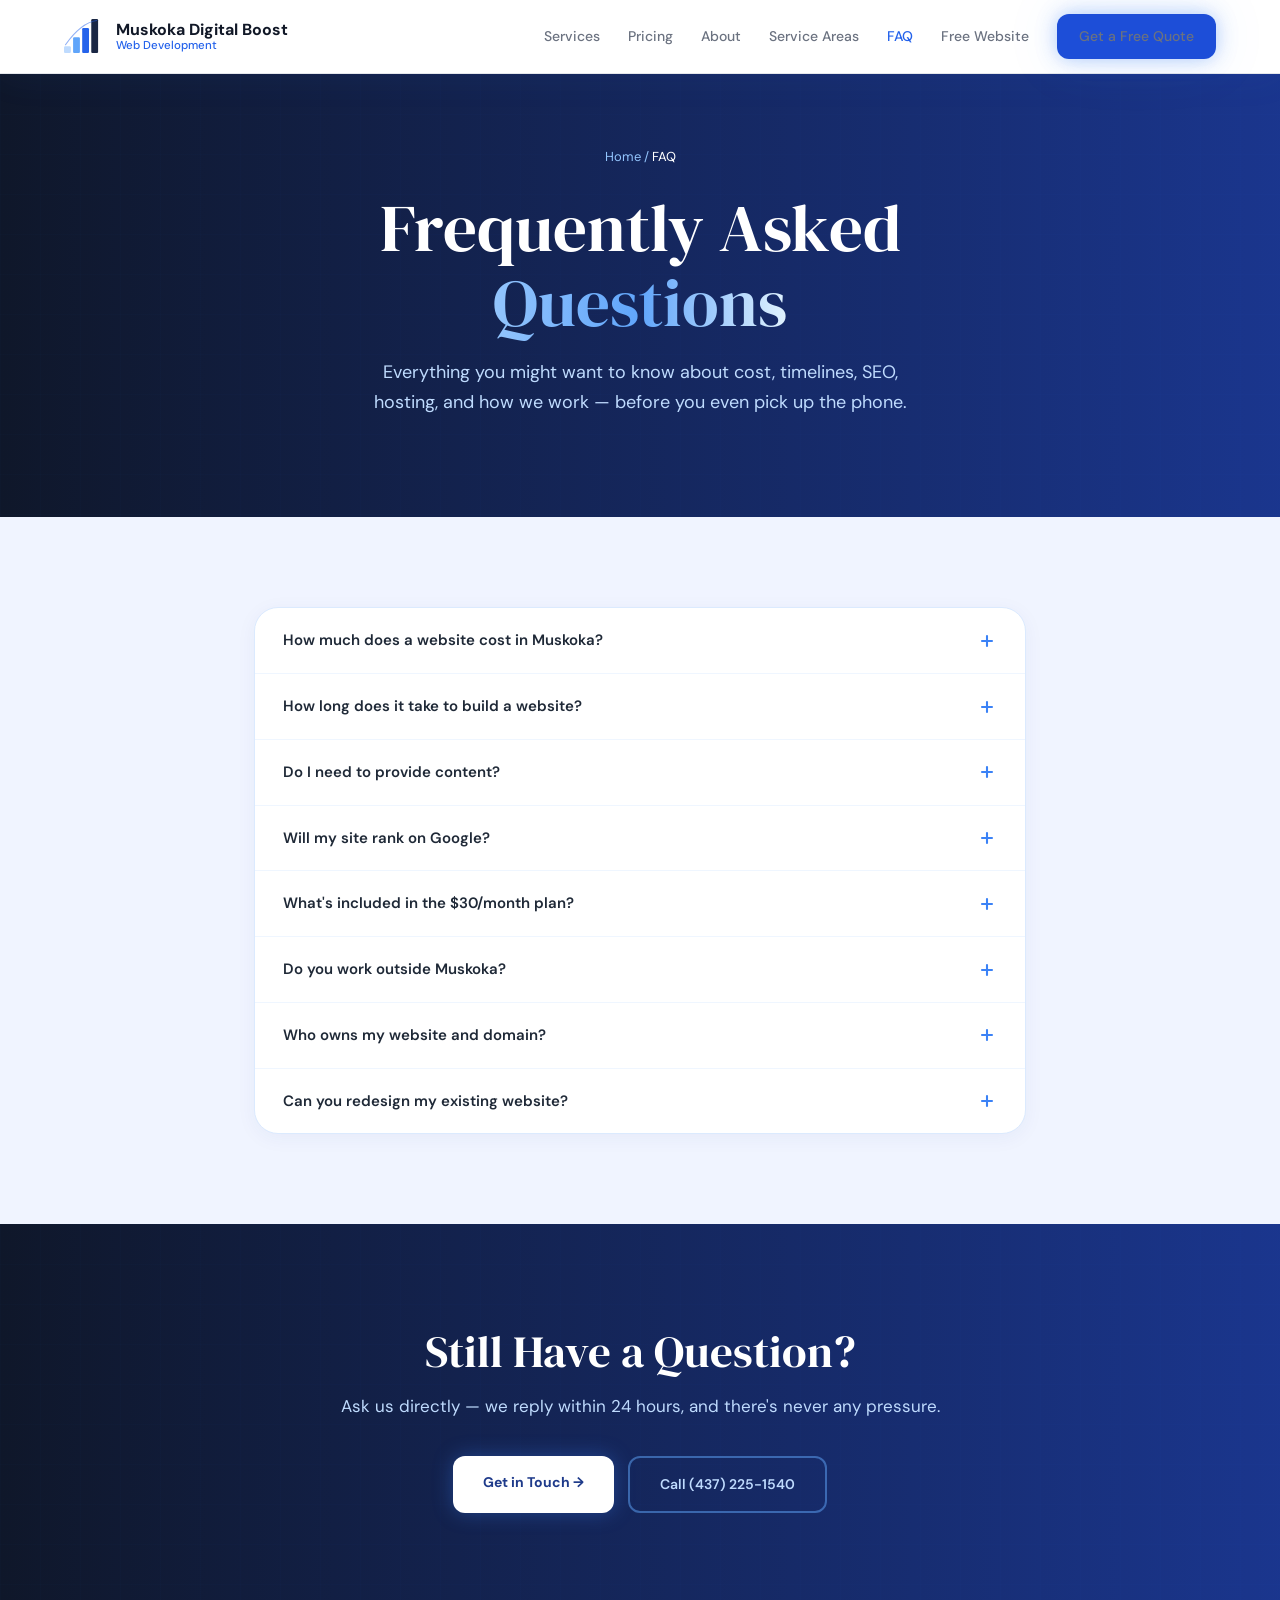
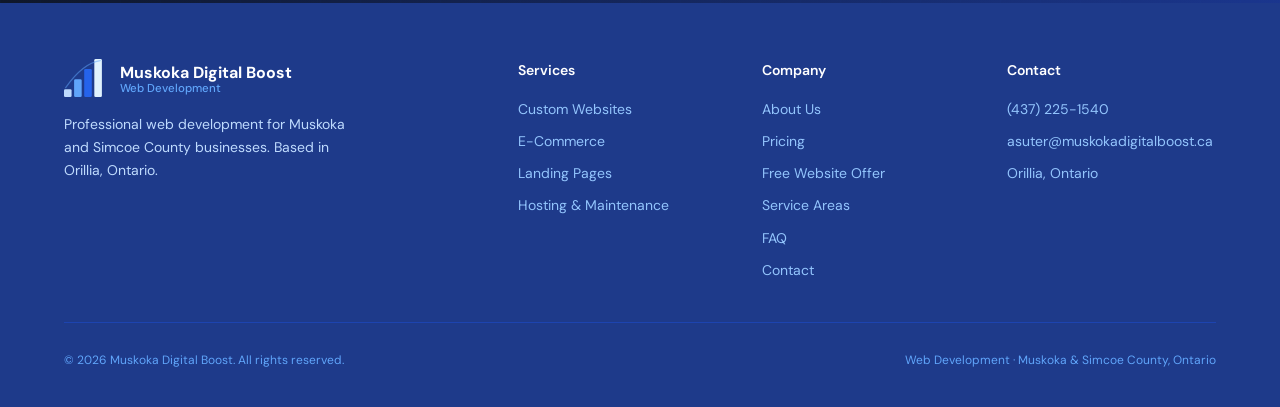
<file: faq.html>
<!DOCTYPE html>
<html lang="en-CA">
<head>
  <meta charset="UTF-8">
  <meta name="viewport" content="width=device-width, initial-scale=1.0">
  <title>Frequently Asked Questions | Website Costs, Timelines &amp; SEO | Muskoka Digital Boost</title>
  <meta name="description" content="Answers to common questions about website cost, build timelines, content, local SEO, hosting, and ownership for Muskoka &amp; Simcoe County businesses.">
  <link rel="canonical" href="https://muskokadigitalboost.ca/faq.html">
  <meta property="og:type" content="website">
  <meta property="og:site_name" content="Muskoka Digital Boost">
  <meta property="og:locale" content="en_CA">
  <meta property="og:title" content="Frequently Asked Questions | Muskoka Digital Boost">
  <meta property="og:description" content="Answers about website cost, timelines, SEO, hosting, and ownership for local businesses.">
  <meta property="og:url" content="https://muskokadigitalboost.ca/faq.html">
  <meta name="twitter:card" content="summary">
  <link rel="icon" type="image/svg+xml" href="favicon.svg">
  <link rel="preconnect" href="https://fonts.googleapis.com">
  <link rel="preconnect" href="https://fonts.gstatic.com" crossorigin>
  <link href="https://fonts.googleapis.com/css2?family=DM+Sans:wght@400;500;600;700&family=DM+Serif+Display&display=swap" rel="stylesheet">
  <link rel="stylesheet" href="css/styles.css">
  <script type="application/ld+json">
  {
    "@context": "https://schema.org",
    "@graph": [
      {
        "@type": "BreadcrumbList",
        "itemListElement": [
          { "@type": "ListItem", "position": 1, "name": "Home", "item": "https://muskokadigitalboost.ca/" },
          { "@type": "ListItem", "position": 2, "name": "FAQ", "item": "https://muskokadigitalboost.ca/faq.html" }
        ]
      },
      {
        "@type": "FAQPage",
        "mainEntity": [
          { "@type": "Question", "name": "How much does a website cost in Muskoka?", "acceptedAnswer": { "@type": "Answer", "text": "Starter websites begin at $500 for up to 5 pages, plus $30/month for hosting and maintenance. Business websites start at $1,200. E-commerce is custom-quoted. All pricing is transparent — no surprises." } },
          { "@type": "Question", "name": "How long does it take to build a website?", "acceptedAnswer": { "@type": "Answer", "text": "Most sites are live in 7–14 business days. Landing pages can be done in 3–5 days. Timeline depends largely on how quickly we receive your content and feedback." } },
          { "@type": "Question", "name": "Do I need to provide content?", "acceptedAnswer": { "@type": "Answer", "text": "We'll guide you, but having your text and photos ready speeds things up. We can also help with copy and source professional stock imagery at no extra cost." } },
          { "@type": "Question", "name": "Will my site rank on Google?", "acceptedAnswer": { "@type": "Answer", "text": "Every site includes SEO foundations — proper structure, meta tags, speed optimization, and mobile-first design. We specifically target local searches across Muskoka and Simcoe County." } },
          { "@type": "Question", "name": "What's included in the $30/month plan?", "acceptedAnswer": { "@type": "Answer", "text": "Hosting, automated backups, security monitoring, software updates, and minor content changes. Everything to keep your site safe and running without any effort from you." } },
          { "@type": "Question", "name": "Do you work outside Muskoka?", "acceptedAnswer": { "@type": "Answer", "text": "Yes. We specialize in Muskoka and Simcoe County but work with businesses anywhere in Ontario. Most projects are done remotely." } },
          { "@type": "Question", "name": "Who owns my website and domain?", "acceptedAnswer": { "@type": "Answer", "text": "You do. Your domain is registered in your name, and your website files belong to you. There's no lock-in — if you ever leave, we'll help you move everything." } },
          { "@type": "Question", "name": "Can you redesign my existing website?", "acceptedAnswer": { "@type": "Answer", "text": "Absolutely. Redesigns are a big part of what we do. We'll modernize the design, improve speed and SEO, and make sure you don't lose your existing Google rankings in the process." } }
        ]
      }
    ]
  }
  </script>
</head>
<body>
<a href="#main" class="skip-link">Skip to content</a>

<nav class="site-nav" aria-label="Main navigation">
  <div class="nav-inner">
    <a href="index.html" class="brand" aria-label="Muskoka Digital Boost — home">
      <svg viewBox="0 0 110 95" xmlns="http://www.w3.org/2000/svg" aria-hidden="true">
        <rect x="0" y="72" width="18" height="18" rx="3" fill="#bfdbfe"/>
        <rect x="24" y="48" width="18" height="42" rx="3" fill="#60a5fa"/>
        <rect x="48" y="24" width="18" height="66" rx="3" fill="#2563eb"/>
        <rect x="72" y="0" width="18" height="90" rx="3" fill="#1a2744"/>
        <path d="M 4 68 Q 45 10 86 4" fill="none" stroke="#2563eb" stroke-width="3" stroke-linecap="round" opacity="0.5"/>
      </svg>
      <span>
        <span class="brand-name" style="display:block">Muskoka Digital Boost</span>
        <span class="brand-tag" style="display:block">Web Development</span>
      </span>
    </a>
    <div class="nav-links">
      <a href="services.html">Services</a>
      <a href="pricing.html">Pricing</a>
      <a href="about.html">About</a>
      <a href="service-areas.html">Service Areas</a>
      <a href="faq.html" aria-current="page">FAQ</a>
      <a href="free-website.html" class="nav-free">Free Website</a>
      <a href="contact.html" class="btn btn-primary" style="padding:11px 22px">Get a Free Quote</a>
    </div>
    <button class="nav-toggle" aria-expanded="false" aria-label="Toggle menu">
      <svg class="ico-bars" width="24" height="24" fill="none" stroke="currentColor" stroke-width="2" viewBox="0 0 24 24"><path stroke-linecap="round" d="M4 6h16M4 12h16M4 18h16"/></svg>
      <svg class="ico-close" style="display:none" width="24" height="24" fill="none" stroke="currentColor" stroke-width="2" viewBox="0 0 24 24"><path stroke-linecap="round" d="M6 18L18 6M6 6l12 12"/></svg>
    </button>
  </div>
  <div class="mob-menu">
    <div class="mob-menu-inner">
      <a href="services.html">Services</a>
      <a href="pricing.html">Pricing</a>
      <a href="about.html">About</a>
      <a href="service-areas.html">Service Areas</a>
      <a href="faq.html" aria-current="page">FAQ</a>
      <a href="free-website.html" class="nav-free">Free Website</a>
      <a href="contact.html">Get a Free Quote</a>
    </div>
  </div>
</nav>

<main id="main">
  <header class="hero page-hero">
    <div class="grid-bg"></div>
    <div class="hero-inner">
      <nav class="breadcrumbs" aria-label="Breadcrumb">
        <a href="index.html">Home</a> / <span aria-current="page">FAQ</span>
      </nav>
      <h1 class="serif">Frequently Asked <span class="shimmer">Questions</span></h1>
      <p class="hero-sub">Everything you might want to know about cost, timelines, SEO, hosting, and how we work — before you even pick up the phone.</p>
    </div>
  </header>

  <section class="section section-tint" aria-labelledby="faq-h">
    <div class="container-narrow">
      <h2 id="faq-h" class="serif" style="position:absolute;left:-9999px">Questions and answers</h2>
      <div class="faq-list reveal">
        <div class="faq-item">
          <button class="faq-q" aria-expanded="false">How much does a website cost in Muskoka?
            <svg width="20" height="20" fill="none" stroke="currentColor" stroke-width="2.5" viewBox="0 0 24 24" aria-hidden="true"><path stroke-linecap="round" d="M12 6v12m6-6H6"/></svg>
          </button>
          <div class="faq-a"><p>Starter websites begin at $500 for up to 5 pages, plus $30/month for hosting and maintenance. Business websites start at $1,200. E-commerce is custom-quoted. All pricing is transparent — no surprises. See the <a href="pricing.html">full pricing page</a> for details.</p></div>
        </div>
        <div class="faq-item">
          <button class="faq-q" aria-expanded="false">How long does it take to build a website?
            <svg width="20" height="20" fill="none" stroke="currentColor" stroke-width="2.5" viewBox="0 0 24 24" aria-hidden="true"><path stroke-linecap="round" d="M12 6v12m6-6H6"/></svg>
          </button>
          <div class="faq-a"><p>Most sites are live in 7–14 business days. Landing pages can be done in 3–5 days. Timeline depends largely on how quickly we receive your content and feedback.</p></div>
        </div>
        <div class="faq-item">
          <button class="faq-q" aria-expanded="false">Do I need to provide content?
            <svg width="20" height="20" fill="none" stroke="currentColor" stroke-width="2.5" viewBox="0 0 24 24" aria-hidden="true"><path stroke-linecap="round" d="M12 6v12m6-6H6"/></svg>
          </button>
          <div class="faq-a"><p>We'll guide you, but having your text and photos ready speeds things up. We can also help with copy and source professional stock imagery at no extra cost.</p></div>
        </div>
        <div class="faq-item">
          <button class="faq-q" aria-expanded="false">Will my site rank on Google?
            <svg width="20" height="20" fill="none" stroke="currentColor" stroke-width="2.5" viewBox="0 0 24 24" aria-hidden="true"><path stroke-linecap="round" d="M12 6v12m6-6H6"/></svg>
          </button>
          <div class="faq-a"><p>Every site includes SEO foundations — proper structure, meta tags, speed optimization, and mobile-first design. We specifically target local searches across <a href="service-areas.html">Muskoka and Simcoe County</a>. SEO is a long game, but we set your site up to win it.</p></div>
        </div>
        <div class="faq-item">
          <button class="faq-q" aria-expanded="false">What's included in the $30/month plan?
            <svg width="20" height="20" fill="none" stroke="currentColor" stroke-width="2.5" viewBox="0 0 24 24" aria-hidden="true"><path stroke-linecap="round" d="M12 6v12m6-6H6"/></svg>
          </button>
          <div class="faq-a"><p>Hosting, automated backups, security monitoring, software updates, and minor content changes. Everything to keep your site safe and running without any effort from you.</p></div>
        </div>
        <div class="faq-item">
          <button class="faq-q" aria-expanded="false">Do you work outside Muskoka?
            <svg width="20" height="20" fill="none" stroke="currentColor" stroke-width="2.5" viewBox="0 0 24 24" aria-hidden="true"><path stroke-linecap="round" d="M12 6v12m6-6H6"/></svg>
          </button>
          <div class="faq-a"><p>Yes. We specialize in Muskoka and Simcoe County but work with businesses anywhere in Ontario. Most projects are done remotely.</p></div>
        </div>
        <div class="faq-item">
          <button class="faq-q" aria-expanded="false">Who owns my website and domain?
            <svg width="20" height="20" fill="none" stroke="currentColor" stroke-width="2.5" viewBox="0 0 24 24" aria-hidden="true"><path stroke-linecap="round" d="M12 6v12m6-6H6"/></svg>
          </button>
          <div class="faq-a"><p>You do. Your domain is registered in your name, and your website files belong to you. There's no lock-in — if you ever leave, we'll help you move everything.</p></div>
        </div>
        <div class="faq-item">
          <button class="faq-q" aria-expanded="false">Can you redesign my existing website?
            <svg width="20" height="20" fill="none" stroke="currentColor" stroke-width="2.5" viewBox="0 0 24 24" aria-hidden="true"><path stroke-linecap="round" d="M12 6v12m6-6H6"/></svg>
          </button>
          <div class="faq-a"><p>Absolutely. Redesigns are a big part of what we do. We'll modernize the design, improve speed and SEO, and make sure you don't lose your existing Google rankings in the process.</p></div>
        </div>
      </div>
    </div>
  </section>

  <!-- CTA -->
  <section class="cta-band section" aria-labelledby="cta-h">
    <div class="grid-bg"></div>
    <div class="container" style="position:relative;z-index:2">
      <div class="section-head center reveal" style="margin-bottom:36px">
        <h2 id="cta-h" class="serif">Still Have a Question?</h2>
        <p>Ask us directly — we reply within 24 hours, and there's never any pressure.</p>
      </div>
      <div class="hero-ctas reveal d1">
        <a href="contact.html" class="btn btn-light">Get in Touch →</a>
        <a href="tel:+14372251540" class="btn btn-ghost">Call (437) 225-1540</a>
      </div>
    </div>
  </section>
</main>

<footer class="site-footer">
  <div class="container">
    <div class="footer-grid">
      <div>
        <a href="index.html" class="brand" aria-label="Muskoka Digital Boost — home">
          <svg viewBox="0 0 110 95" xmlns="http://www.w3.org/2000/svg" aria-hidden="true" style="height:40px">
            <rect x="0" y="72" width="18" height="18" rx="3" fill="#bfdbfe"/>
            <rect x="24" y="48" width="18" height="42" rx="3" fill="#60a5fa"/>
            <rect x="48" y="24" width="18" height="66" rx="3" fill="#2563eb"/>
            <rect x="72" y="0" width="18" height="90" rx="3" fill="#e0f2fe"/>
            <path d="M 4 68 Q 45 10 86 4" fill="none" stroke="#60a5fa" stroke-width="3" stroke-linecap="round" opacity="0.5"/>
          </svg>
          <span>
            <span class="brand-name" style="display:block">Muskoka Digital Boost</span>
            <span class="brand-tag" style="display:block">Web Development</span>
          </span>
        </a>
        <p class="footer-about">Professional web development for Muskoka and Simcoe County businesses. Based in Orillia, Ontario.</p>
      </div>
      <nav aria-label="Footer — services">
        <h2 class="foot-h">Services</h2>
        <ul>
          <li><a href="services.html#custom-websites">Custom Websites</a></li>
          <li><a href="services.html#ecommerce">E-Commerce</a></li>
          <li><a href="services.html#landing-pages">Landing Pages</a></li>
          <li><a href="services.html#maintenance">Hosting &amp; Maintenance</a></li>
        </ul>
      </nav>
      <nav aria-label="Footer — company">
        <h2 class="foot-h">Company</h2>
        <ul>
          <li><a href="about.html">About Us</a></li>
          <li><a href="pricing.html">Pricing</a></li>
          <li><a href="free-website.html">Free Website Offer</a></li>
          <li><a href="service-areas.html">Service Areas</a></li>
          <li><a href="faq.html">FAQ</a></li>
          <li><a href="contact.html">Contact</a></li>
        </ul>
      </nav>
      <div>
        <h2 class="foot-h">Contact</h2>
        <ul>
          <li><a href="tel:+14372251540">(437) 225-1540</a></li>
          <li><a href="mailto:asuter@muskokadigitalboost.ca">asuter@muskokadigitalboost.ca</a></li>
          <li>Orillia, Ontario</li>
        </ul>
      </div>
    </div>
    <div class="footer-bottom">
      <p>© 2026 Muskoka Digital Boost. All rights reserved.</p>
      <p>Web Development · Muskoka &amp; Simcoe County, Ontario</p>
    </div>
  </div>
</footer>

<script src="js/main.js" defer></script>
</body>
</html>
</file>
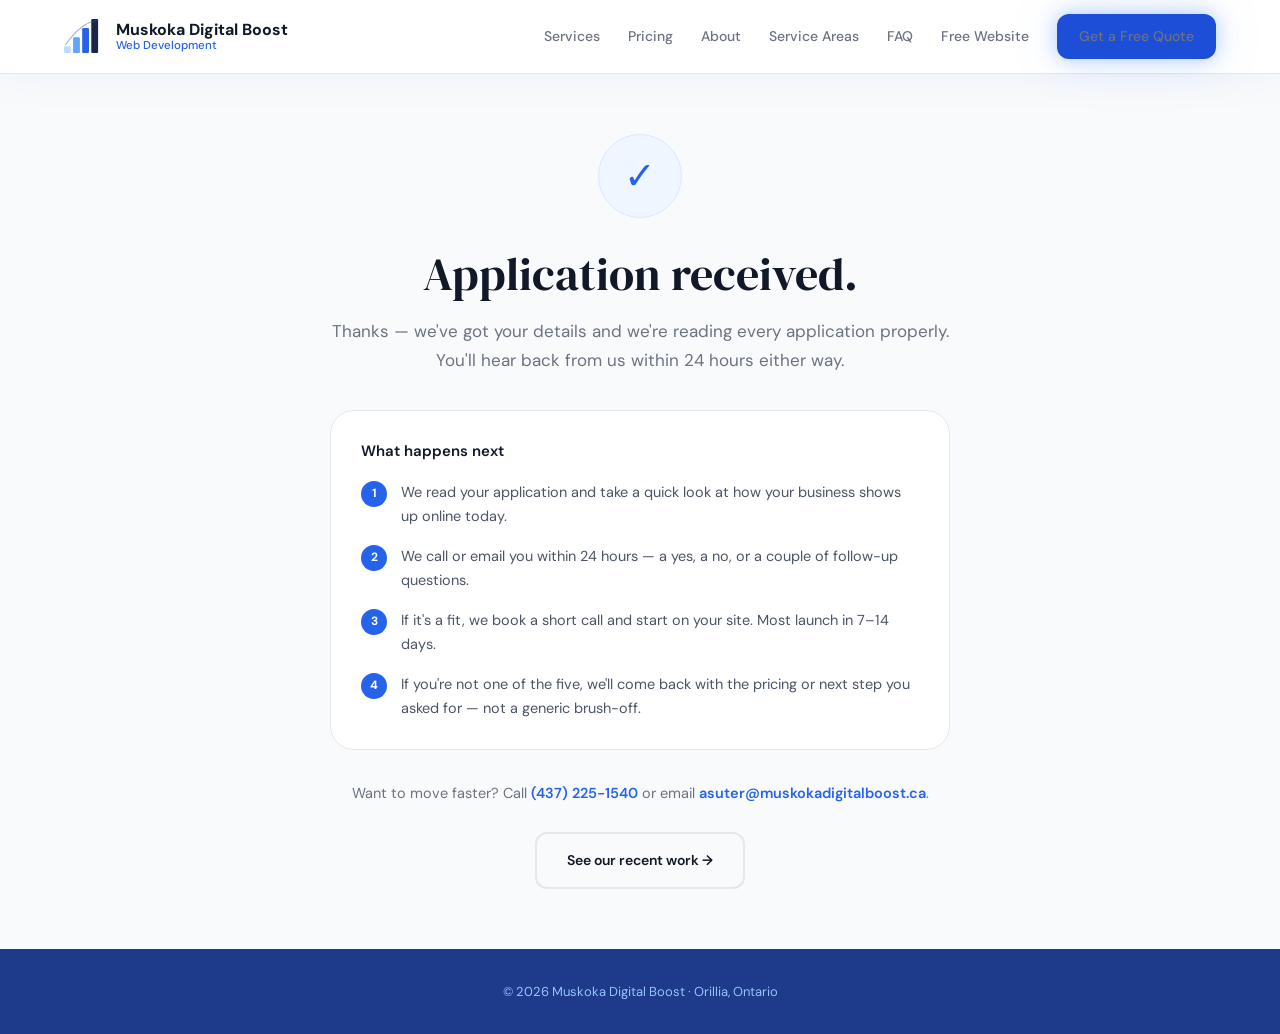
<file: free-website-thanks.html>
<!DOCTYPE html>
<html lang="en-CA">
<head>
  <meta charset="UTF-8">
  <meta name="viewport" content="width=device-width, initial-scale=1.0">
  <title>Application Received | Muskoka Digital Boost</title>
  <meta name="description" content="Your free website application has been received. We reply to every application within 24 hours.">
  <meta name="robots" content="noindex, nofollow">
  <link rel="icon" type="image/svg+xml" href="favicon.svg">
  <link rel="preconnect" href="https://fonts.googleapis.com">
  <link rel="preconnect" href="https://fonts.gstatic.com" crossorigin>
  <link href="https://fonts.googleapis.com/css2?family=DM+Sans:wght@400;500;600;700&family=DM+Serif+Display&display=swap" rel="stylesheet">
  <link rel="stylesheet" href="css/styles.css">
  <style>
    .thanks-wrap { min-height: 100vh; display: flex; flex-direction: column; }
    .thanks-main { flex: 1; display: flex; align-items: center; justify-content: center; padding: 60px 24px; }
    .thanks-card { max-width: 620px; width: 100%; text-align: center; }
    .thanks-mark {
      width: 84px; height: 84px; margin: 0 auto 30px;
      border-radius: 50%; background: var(--blue-50); border: 1px solid var(--blue-100);
      display: flex; align-items: center; justify-content: center;
      color: var(--blue-600); font-size: 38px; font-weight: 700;
    }
    .thanks-card h1 { font-size: clamp(2rem, 5vw, 2.9rem); line-height: 1.15; margin-bottom: 16px; }
    .thanks-card .lede { color: var(--gray-500); font-size: 17px; margin-bottom: 36px; }
    .next-list { text-align: left; background: #fff; border: 1px solid var(--line); border-radius: var(--radius-lg); padding: 28px 30px; margin-bottom: 32px; }
    .next-list h2 { font-size: 15px; font-family: 'DM Sans', sans-serif; font-weight: 600; margin-bottom: 18px; }
    .next-list ol { list-style: none; display: grid; gap: 16px; }
    .next-list li { display: flex; gap: 14px; align-items: flex-start; font-size: 14.5px; color: var(--gray-600); }
    .next-list .n {
      width: 26px; height: 26px; flex-shrink: 0;
      background: var(--blue-600); color: #fff; border-radius: 50%;
      display: inline-flex; align-items: center; justify-content: center;
      font-size: 12px; font-weight: 700;
    }
  </style>
</head>
<body>
<div class="thanks-wrap">

  <nav class="site-nav" aria-label="Main navigation">
    <div class="nav-inner">
      <a href="index.html" class="brand" aria-label="Muskoka Digital Boost — home">
        <svg viewBox="0 0 110 95" xmlns="http://www.w3.org/2000/svg" aria-hidden="true">
          <rect x="0" y="72" width="18" height="18" rx="3" fill="#bfdbfe"/>
          <rect x="24" y="48" width="18" height="42" rx="3" fill="#60a5fa"/>
          <rect x="48" y="24" width="18" height="66" rx="3" fill="#2563eb"/>
          <rect x="72" y="0" width="18" height="90" rx="3" fill="#1a2744"/>
          <path d="M 4 68 Q 45 10 86 4" fill="none" stroke="#2563eb" stroke-width="3" stroke-linecap="round" opacity="0.5"/>
        </svg>
        <span>
          <span class="brand-name" style="display:block">Muskoka Digital Boost</span>
          <span class="brand-tag" style="display:block">Web Development</span>
        </span>
      </a>
      <div class="nav-links">
        <a href="services.html">Services</a>
        <a href="pricing.html">Pricing</a>
        <a href="about.html">About</a>
        <a href="service-areas.html">Service Areas</a>
        <a href="faq.html">FAQ</a>
        <a href="free-website.html" class="nav-free">Free Website</a>
        <a href="contact.html" class="btn btn-primary" style="padding:11px 22px">Get a Free Quote</a>
      </div>
      <button class="nav-toggle" aria-expanded="false" aria-label="Toggle menu">
        <svg class="ico-bars" width="24" height="24" fill="none" stroke="currentColor" stroke-width="2" viewBox="0 0 24 24"><path stroke-linecap="round" d="M4 6h16M4 12h16M4 18h16"/></svg>
        <svg class="ico-close" style="display:none" width="24" height="24" fill="none" stroke="currentColor" stroke-width="2" viewBox="0 0 24 24"><path stroke-linecap="round" d="M6 18L18 6M6 6l12 12"/></svg>
      </button>
    </div>
    <div class="mob-menu">
      <div class="mob-menu-inner">
        <a href="services.html">Services</a>
        <a href="pricing.html">Pricing</a>
        <a href="about.html">About</a>
        <a href="service-areas.html">Service Areas</a>
        <a href="faq.html">FAQ</a>
        <a href="free-website.html" class="nav-free">Free Website</a>
        <a href="contact.html">Get a Free Quote</a>
      </div>
    </div>
  </nav>

  <main class="thanks-main">
    <div class="thanks-card">
      <div class="thanks-mark" aria-hidden="true">✓</div>
      <h1 class="serif">Application received.</h1>
      <p class="lede">Thanks — we've got your details and we're reading every application properly. You'll hear back from us within 24 hours either way.</p>

      <div class="next-list">
        <h2>What happens next</h2>
        <ol>
          <li><span class="n">1</span><span>We read your application and take a quick look at how your business shows up online today.</span></li>
          <li><span class="n">2</span><span>We call or email you within 24 hours — a yes, a no, or a couple of follow-up questions.</span></li>
          <li><span class="n">3</span><span>If it's a fit, we book a short call and start on your site. Most launch in 7–14 days.</span></li>
          <li><span class="n">4</span><span>If you're not one of the five, we'll come back with the pricing or next step you asked for — not a generic brush-off.</span></li>
        </ol>
      </div>

      <p style="color:var(--gray-500);font-size:14.5px;margin-bottom:26px">
        Want to move faster? Call <a href="tel:+14372251540" style="color:var(--blue-600);font-weight:600">(437) 225-1540</a>
        or email <a href="mailto:asuter@muskokadigitalboost.ca" style="color:var(--blue-600);font-weight:600">asuter@muskokadigitalboost.ca</a>.
      </p>

      <a href="index.html" class="btn btn-outline">See our recent work →</a>
    </div>
  </main>

  <footer class="site-footer" style="padding:32px 0;text-align:center">
    <div class="container">
      <p style="font-size:13px">© 2026 Muskoka Digital Boost · Orillia, Ontario</p>
    </div>
  </footer>

</div>
<script src="js/main.js" defer></script>
</body>
</html>
</file>
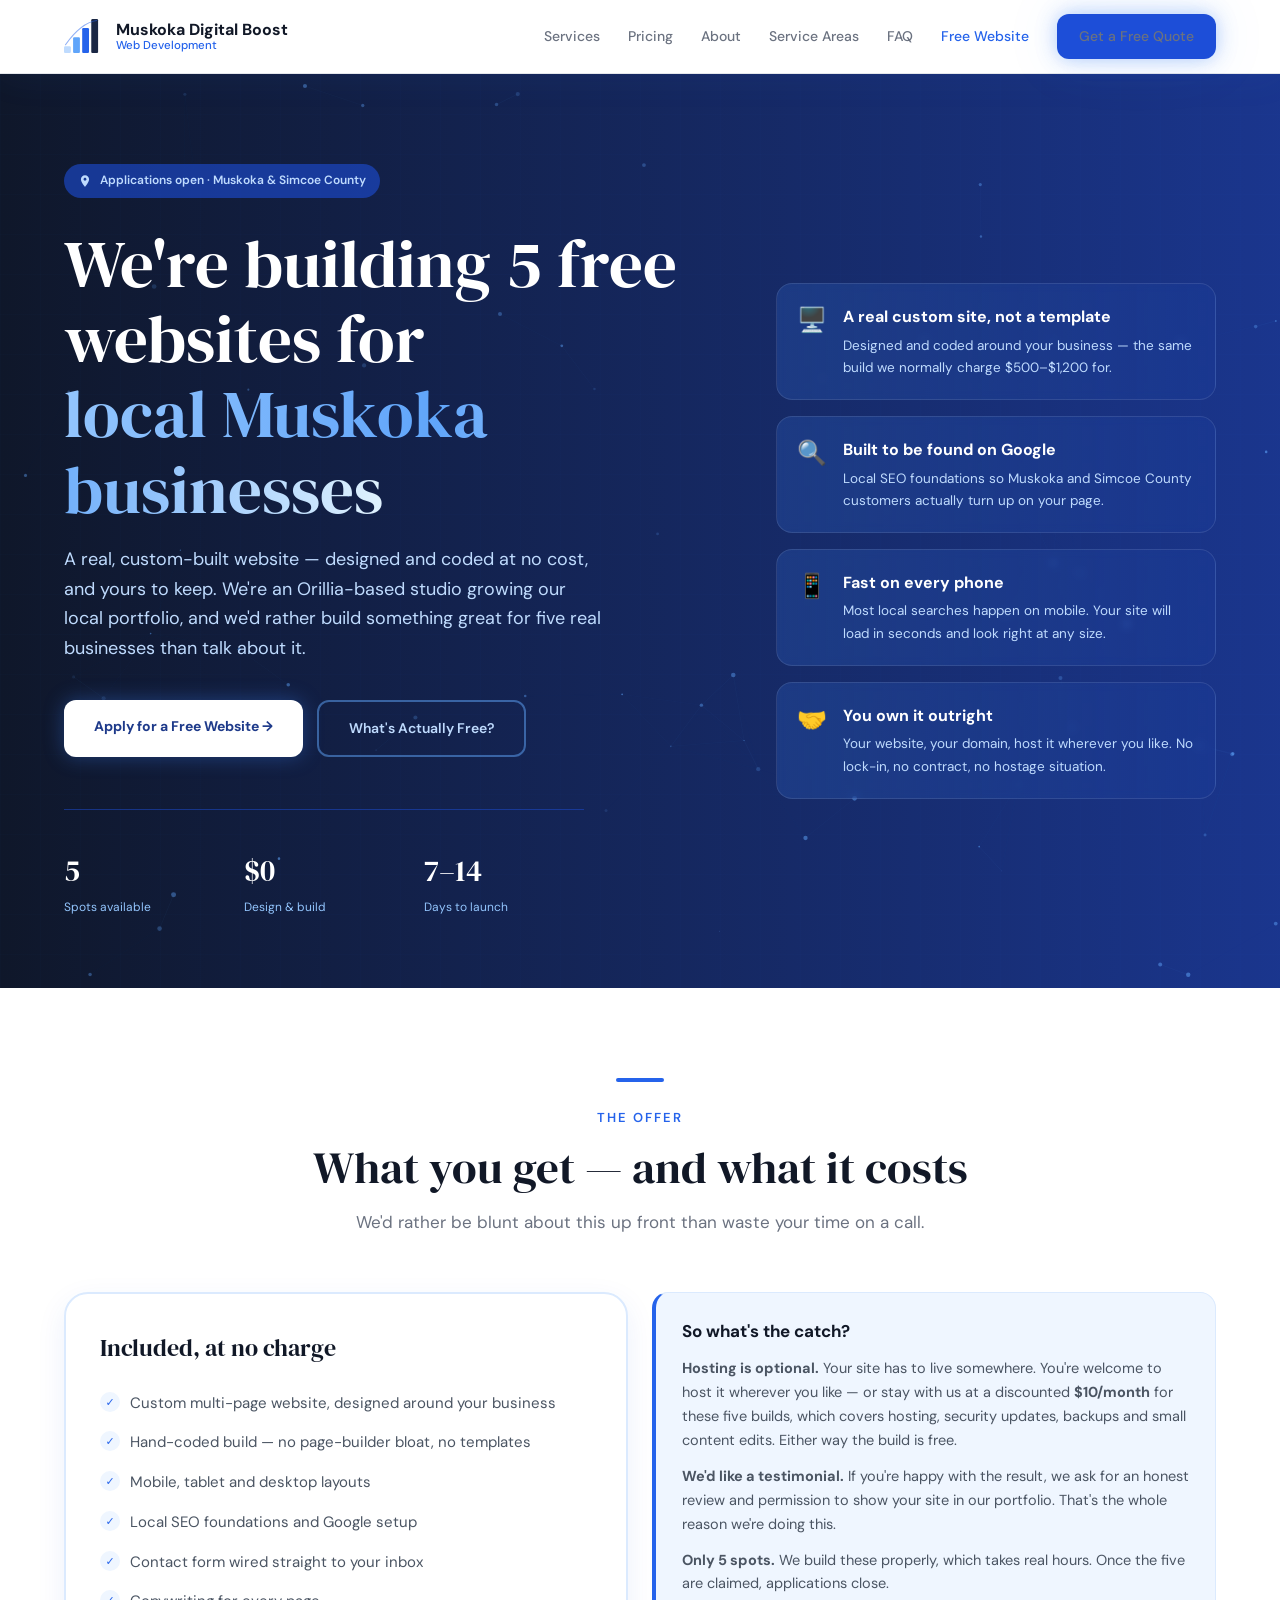
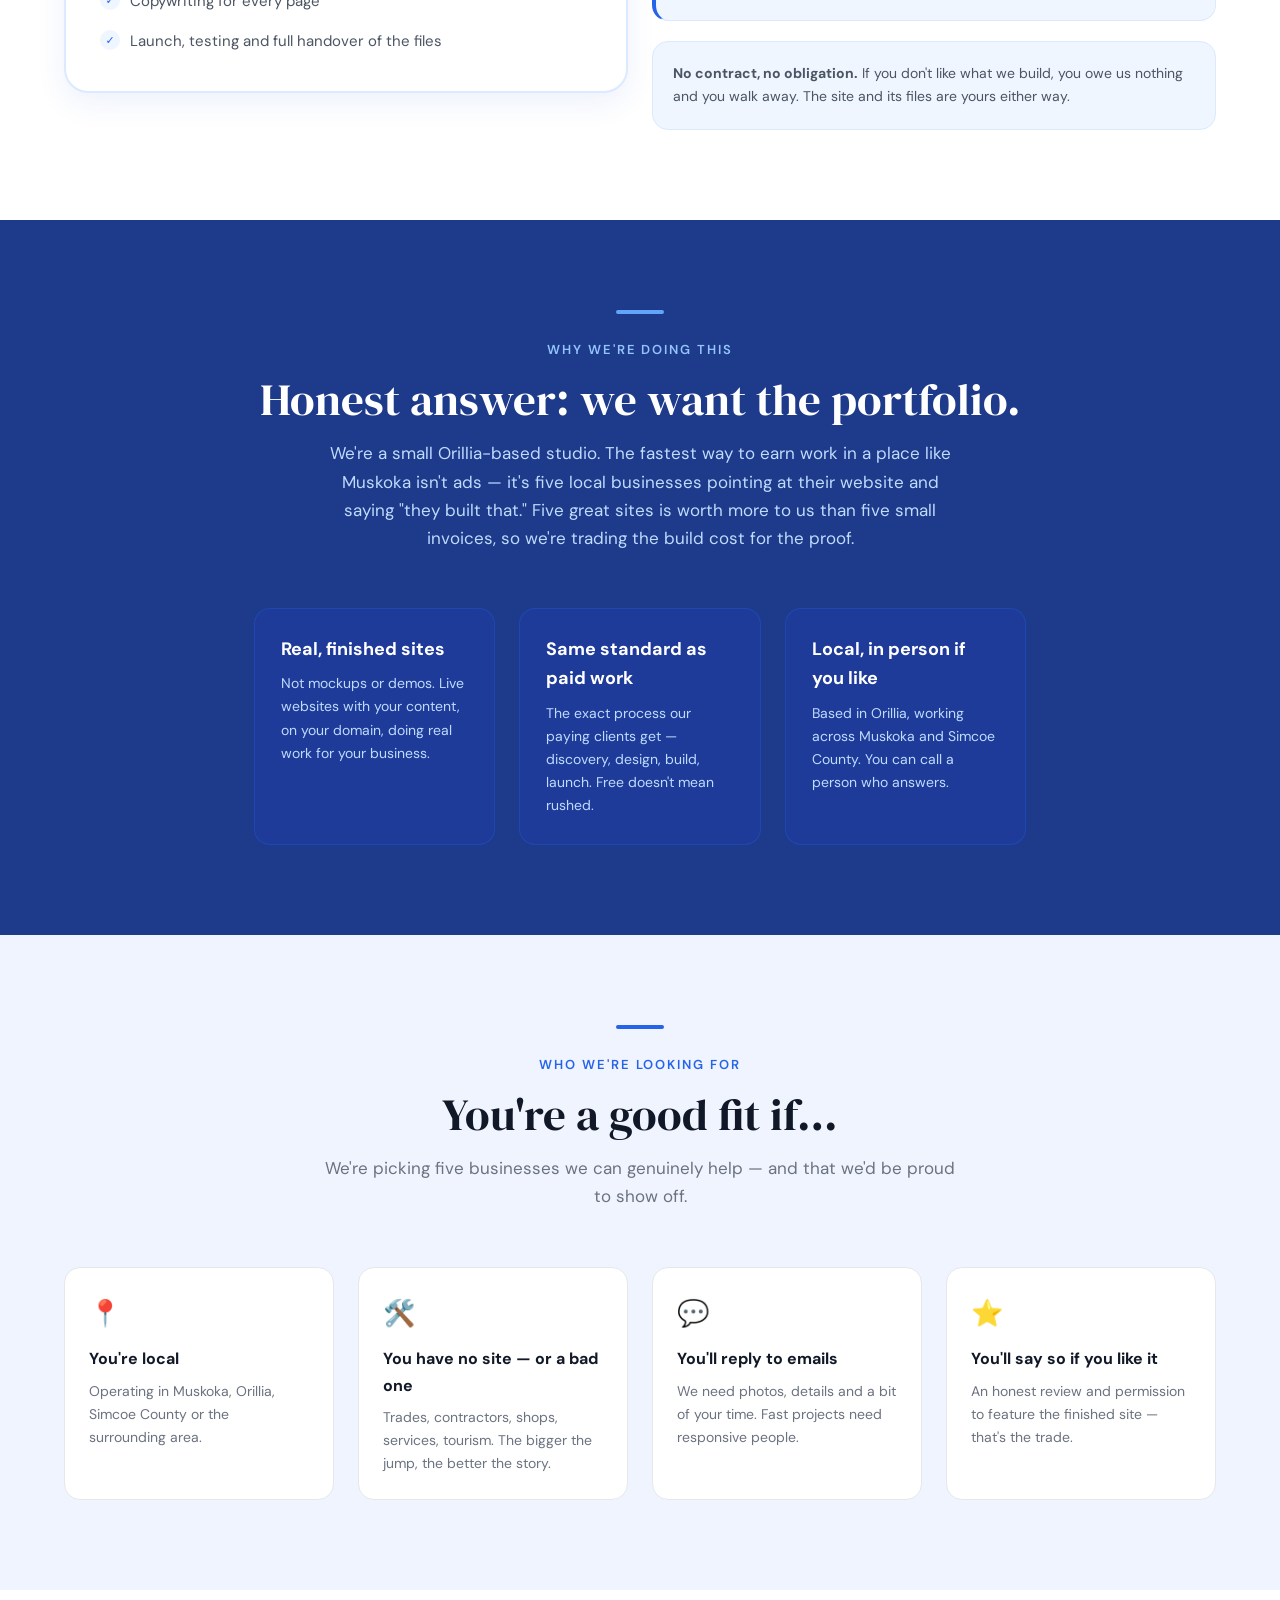
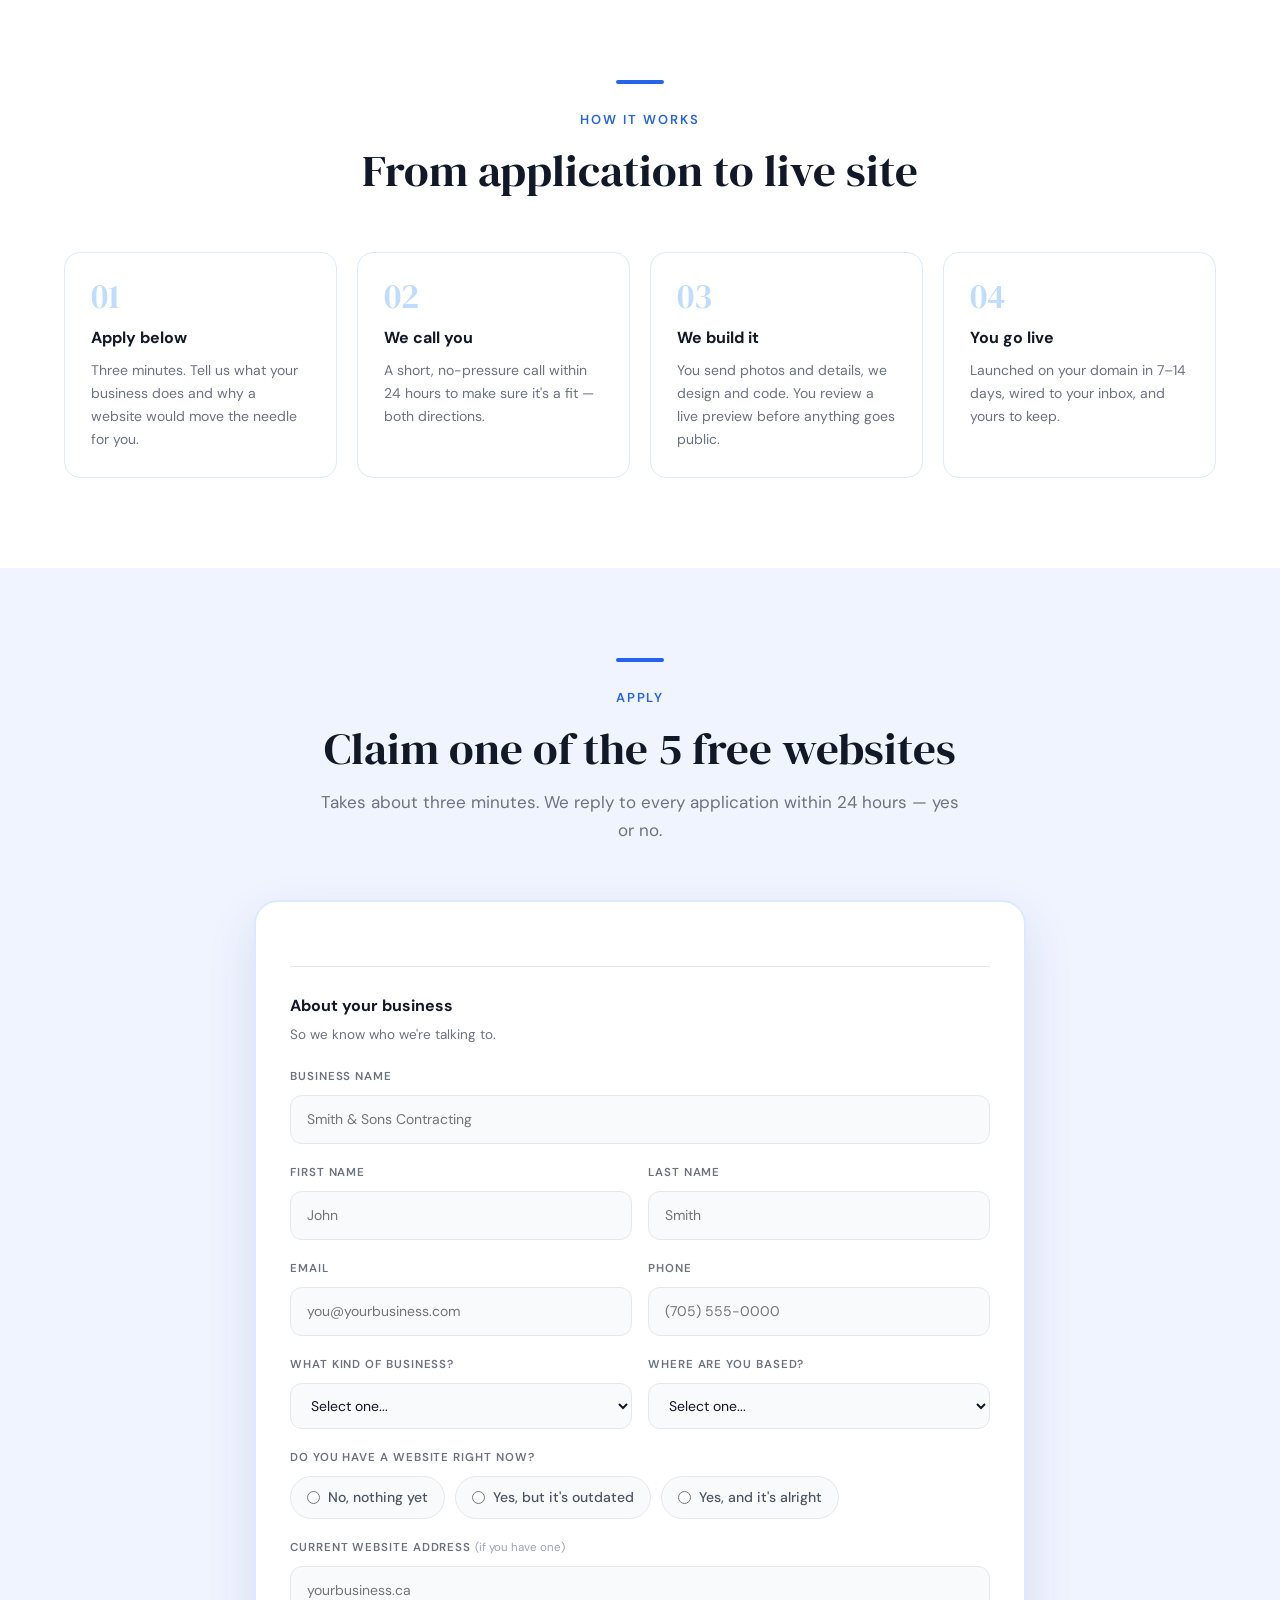
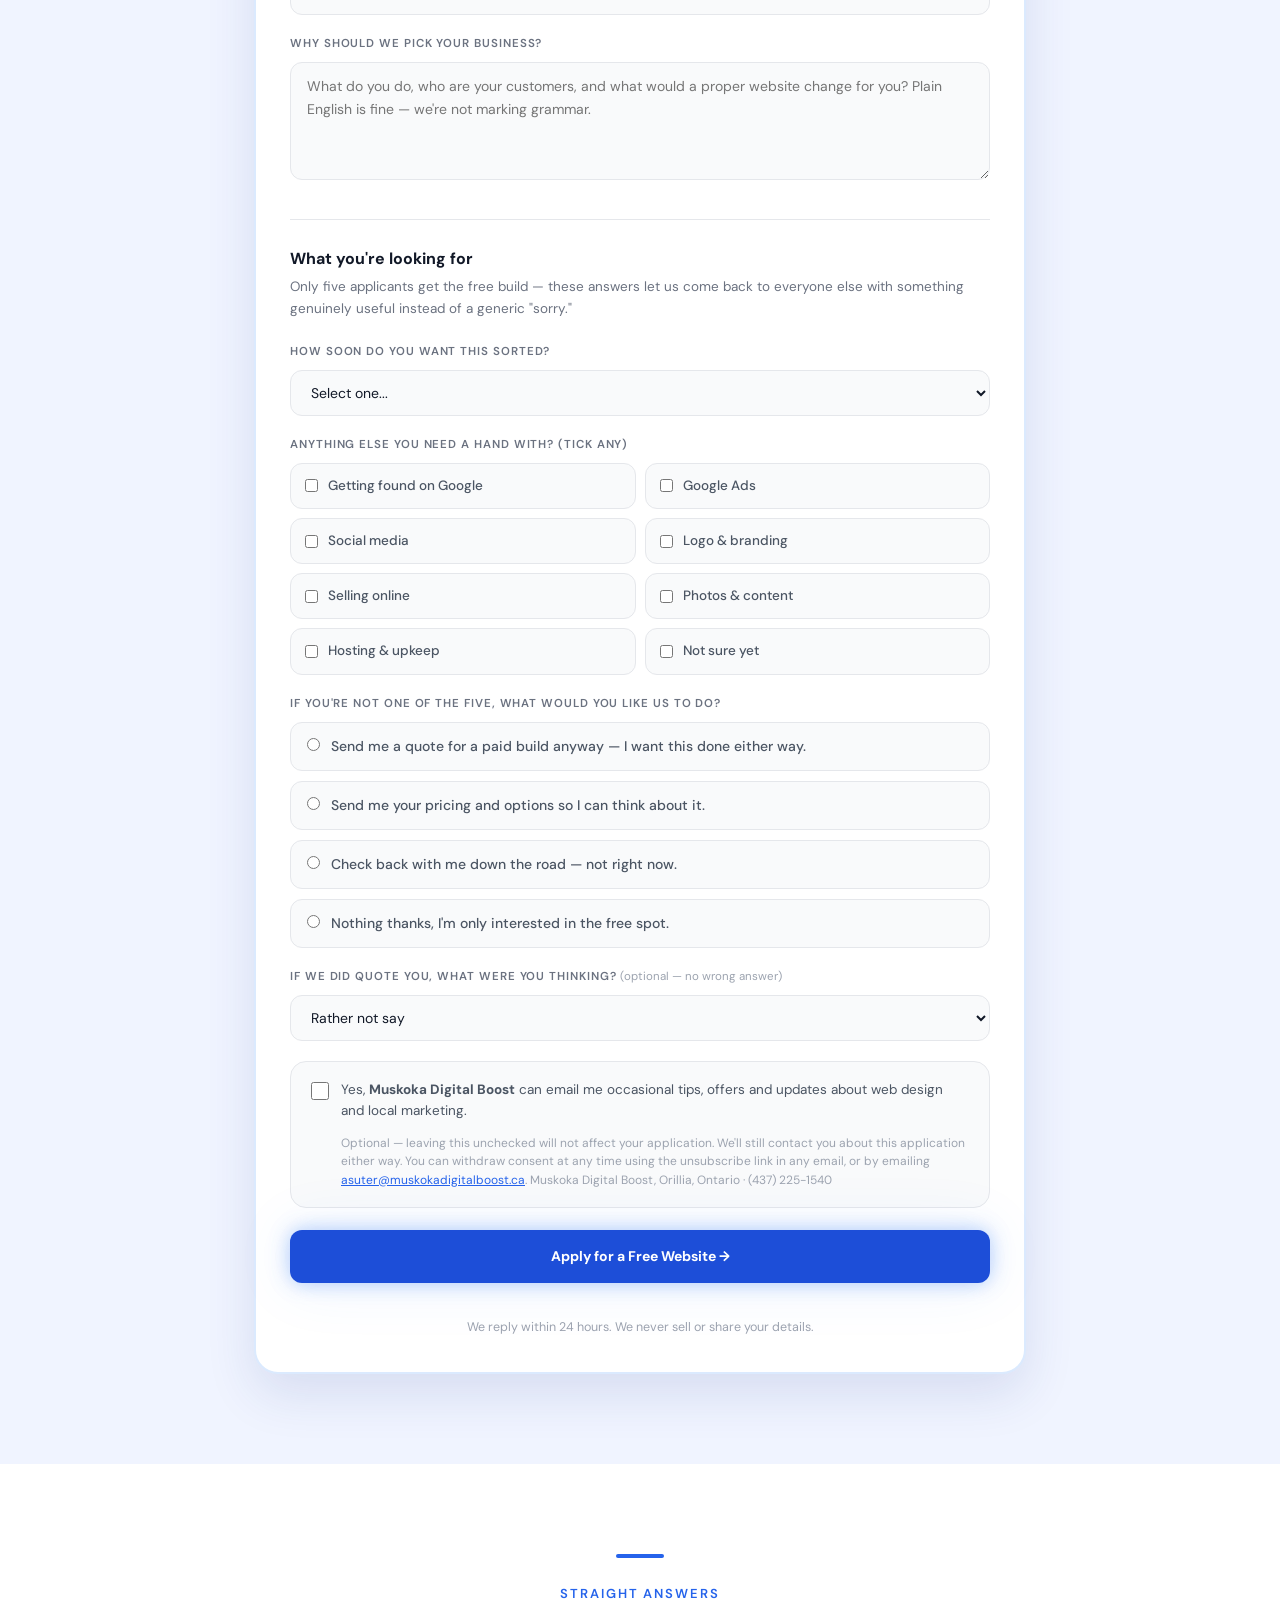
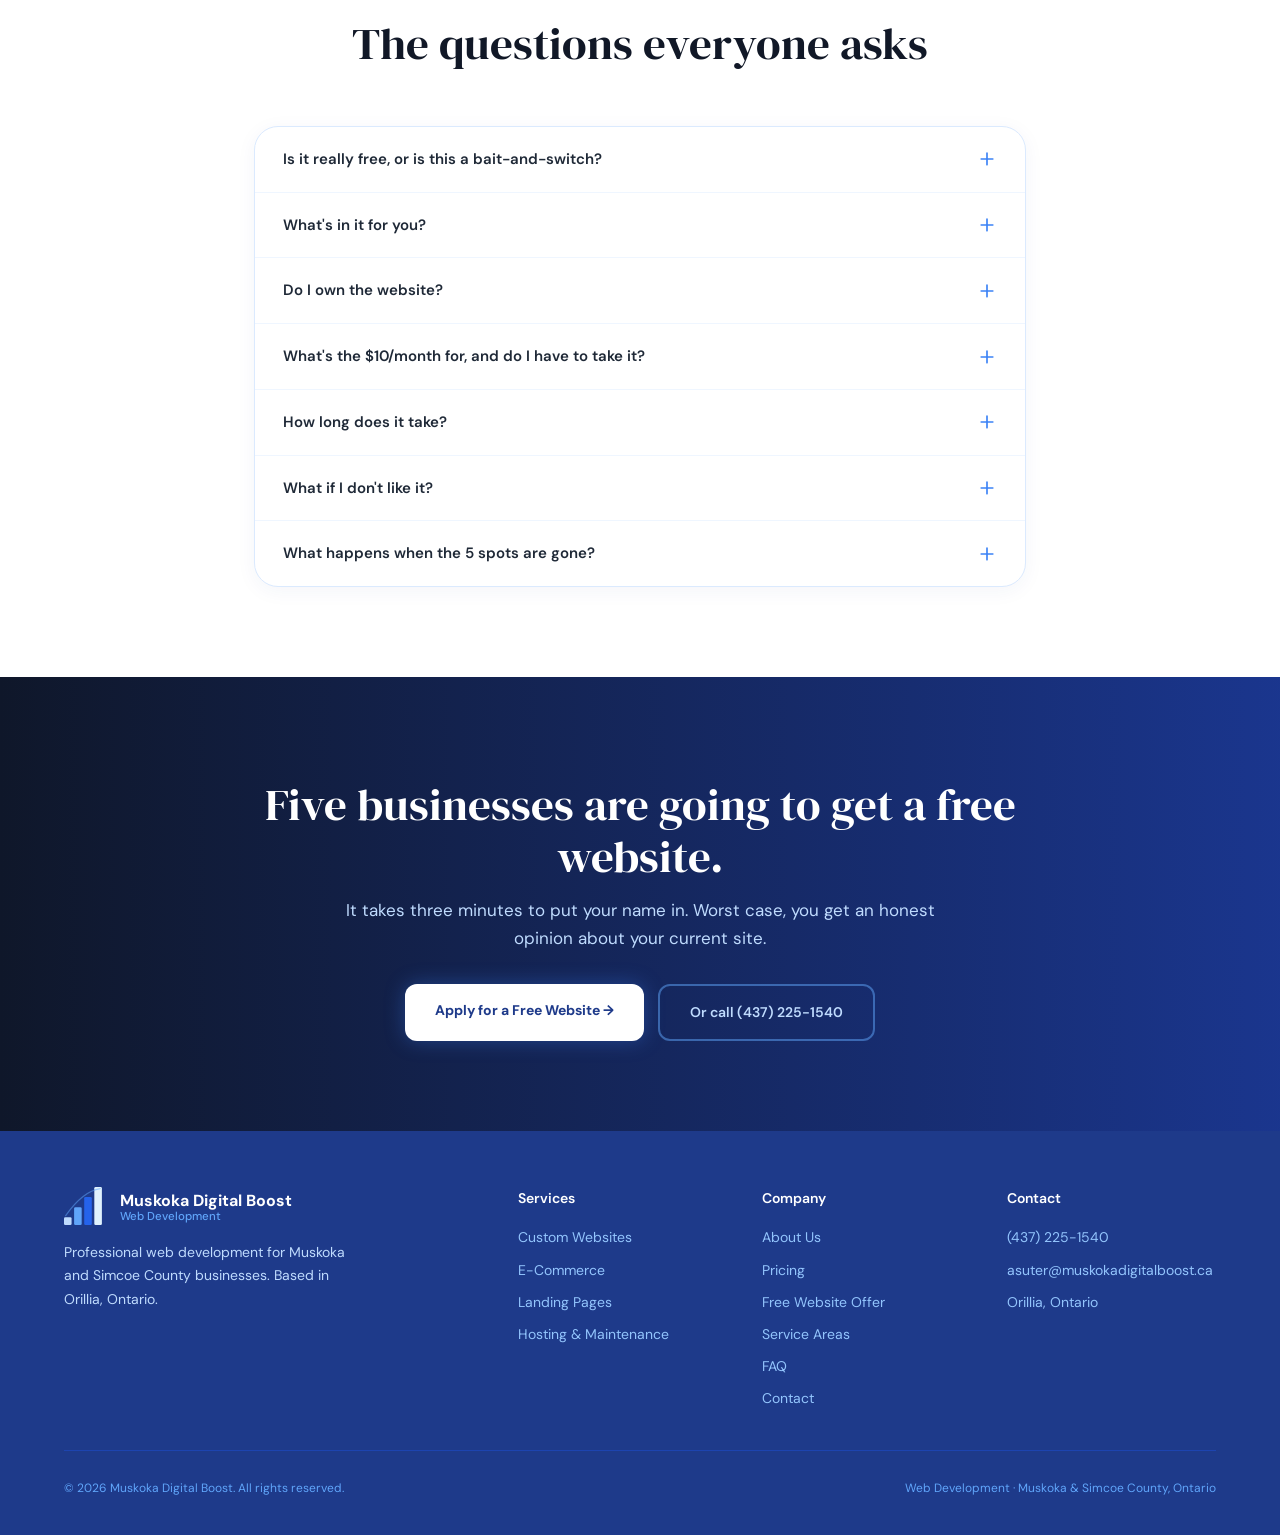
<file: free-website.html>
<!DOCTYPE html>
<html lang="en-CA">
<head>
  <meta charset="UTF-8">
  <meta name="viewport" content="width=device-width, initial-scale=1.0">
  <title>Free Website for Your Muskoka Business | Muskoka Digital Boost</title>
  <meta name="description" content="We're building 5 free websites for local Muskoka and Simcoe County businesses. Custom design and build at no cost, and the site is yours to keep. Apply for one of the 5 spots.">
  <link rel="canonical" href="https://muskokadigitalboost.ca/free-website.html">
  <meta property="og:type" content="website">
  <meta property="og:site_name" content="Muskoka Digital Boost">
  <meta property="og:locale" content="en_CA">
  <meta property="og:title" content="Free Website for Your Muskoka Business">
  <meta property="og:description" content="We're building 5 free websites for local Muskoka businesses. Custom design and build at no cost. Apply for one of the 5 spots.">
  <meta property="og:url" content="https://muskokadigitalboost.ca/free-website.html">
  <meta name="twitter:card" content="summary">
  <link rel="icon" type="image/svg+xml" href="favicon.svg">
  <link rel="preconnect" href="https://fonts.googleapis.com">
  <link rel="preconnect" href="https://fonts.gstatic.com" crossorigin>
  <link href="https://fonts.googleapis.com/css2?family=DM+Sans:wght@400;500;600;700&family=DM+Serif+Display&display=swap" rel="stylesheet">
  <link rel="stylesheet" href="css/styles.css">
  <script type="application/ld+json">
  {
    "@context": "https://schema.org",
    "@type": "FAQPage",
    "mainEntity": [
      {
        "@type": "Question",
        "name": "Is the free website really free?",
        "acceptedAnswer": { "@type": "Answer", "text": "Yes. The design and build are free — normally $500 to $1,200. Hosting with us is optional at a discounted $10 per month for these five builds, and you are free to host the site anywhere you like instead." }
      },
      {
        "@type": "Question",
        "name": "What does Muskoka Digital Boost get out of it?",
        "acceptedAnswer": { "@type": "Answer", "text": "Portfolio work and local word of mouth. We ask for an honest review and permission to feature the finished site in our portfolio." }
      },
      {
        "@type": "Question",
        "name": "Do I own the free website?",
        "acceptedAnswer": { "@type": "Answer", "text": "Yes. The site is yours on your own domain. There is no contract and no cancellation fee, and we hand over the files whenever you ask for them." }
      },
      {
        "@type": "Question",
        "name": "How long does the free website take to build?",
        "acceptedAnswer": { "@type": "Answer", "text": "Most sites go live 7 to 14 days after we have your photos and business details." }
      }
    ]
  }
  </script>
  <style>
    /* ── Page-specific additions (kept out of shared styles.css) ── */
    .included-panel { background: #fff; border: 2px solid var(--blue-100); border-radius: var(--radius-lg); padding: 34px; box-shadow: var(--shadow-card); }
    .included-panel h3 { font-size: 24px; margin-bottom: 20px; }
    .included-panel .checklist li { font-size: 15px; padding: 3px 0; }

    .catch-box { background: var(--blue-50); border: 1px solid var(--blue-100); border-left: 4px solid var(--blue-600); border-radius: var(--radius); padding: 24px 26px; }
    .catch-box h3 { font-size: 17px; margin-bottom: 12px; }
    .catch-box p { color: var(--gray-600); font-size: 14.5px; margin-bottom: 12px; }
    .catch-box p:last-child { margin-bottom: 0; }

    .fit-tile { background: #fff; border: 1px solid var(--line); border-radius: var(--radius); padding: 24px; }
    .fit-tile .emoji { font-size: 26px; margin-bottom: 12px; }
    .fit-tile h3 { font-size: 16px; margin-bottom: 7px; }
    .fit-tile p { color: var(--gray-500); font-size: 14px; }

    .step-row { display: grid; gap: 20px; grid-template-columns: 1fr; }
    @media (min-width: 900px) { .step-row { grid-template-columns: repeat(4, 1fr); } }
    .step { background: #fff; border: 1px solid var(--blue-100); border-radius: var(--radius); padding: 26px; }
    .step .n { font-family: 'DM Serif Display', Georgia, serif; font-size: 34px; color: var(--blue-200); line-height: 1; margin-bottom: 12px; }
    .step h3 { font-size: 16px; margin-bottom: 7px; }
    .step p { color: var(--gray-500); font-size: 14px; }

    .apply-card { background: #fff; border: 2px solid var(--blue-100); border-radius: var(--radius-lg); padding: 34px; box-shadow: 0 20px 50px rgba(30, 58, 138, 0.12); }
    .radio-row { display: flex; flex-wrap: wrap; gap: 10px; }
    .radio-row label {
      display: inline-flex; align-items: center; gap: 8px; cursor: pointer;
      background: #f9fafb; border: 1px solid var(--line); border-radius: 999px;
      padding: 9px 16px; font-size: 14px; font-weight: 500; color: var(--gray-600);
      text-transform: none; letter-spacing: 0; margin-bottom: 0;
      transition: border-color 0.2s, background 0.2s, color 0.2s;
    }
    .radio-row label:has(input:checked) { border-color: var(--blue-500); background: var(--blue-50); color: var(--blue-700); }

    /* Stacked radios for longer options */
    .radio-stack { display: grid; gap: 10px; }
    .radio-stack label {
      display: flex; gap: 11px; align-items: flex-start; cursor: pointer;
      background: #f9fafb; border: 1px solid var(--line); border-radius: 12px;
      padding: 13px 16px; font-size: 14px; font-weight: 500; color: var(--gray-600);
      text-transform: none; letter-spacing: 0; margin-bottom: 0; line-height: 1.5;
      transition: border-color 0.2s, background 0.2s, color 0.2s;
    }
    .radio-stack label:has(input:checked) { border-color: var(--blue-500); background: var(--blue-50); color: var(--blue-700); }
    .radio-stack input { width: auto; flex-shrink: 0; margin-top: 2px; accent-color: var(--blue-600); }

    /* Multi-select checkbox grid */
    .check-grid { display: grid; grid-template-columns: 1fr; gap: 9px; }
    @media (min-width: 560px) { .check-grid { grid-template-columns: 1fr 1fr; } }
    .check-grid label {
      display: flex; gap: 10px; align-items: center; cursor: pointer;
      background: #f9fafb; border: 1px solid var(--line); border-radius: 12px;
      padding: 11px 14px; font-size: 13.5px; font-weight: 500; color: var(--gray-600);
      text-transform: none; letter-spacing: 0; margin-bottom: 0;
      transition: border-color 0.2s, background 0.2s, color 0.2s;
    }
    .check-grid label:has(input:checked) { border-color: var(--blue-500); background: var(--blue-50); color: var(--blue-700); }
    .check-grid input { width: auto; flex-shrink: 0; accent-color: var(--blue-600); }

    /* Form section divider */
    .form-section { margin: 30px 0 22px; padding-top: 26px; border-top: 1px solid var(--line); }
    .form-section:first-of-type { margin-top: 0; padding-top: 0; border-top: none; }
    .form-section h3 { font-size: 16px; margin-bottom: 4px; }
    .form-section p { color: var(--gray-500); font-size: 13.5px; }
    .radio-row input { width: auto; }

    /* CASL consent */
    .consent { background: #f9fafb; border: 1px solid var(--line); border-radius: var(--radius); padding: 18px 20px; margin-bottom: 22px; }
    .consent label { display: flex; gap: 12px; align-items: flex-start; cursor: pointer; text-transform: none; letter-spacing: 0; font-size: 13.5px; font-weight: 400; color: var(--gray-600); line-height: 1.55; margin-bottom: 0; }
    .consent input[type="checkbox"] { width: 18px; height: 18px; flex-shrink: 0; margin-top: 2px; accent-color: var(--blue-600); cursor: pointer; }
    .consent .fine { color: var(--gray-400); font-size: 12px; margin-top: 12px; padding-left: 30px; line-height: 1.55; }
    .consent .fine a { color: var(--blue-600); text-decoration: underline; }

    .hp { position: absolute; left: -9999px; opacity: 0; height: 0; overflow: hidden; }
    .form-legend { display: block; font-size: 11.5px; font-weight: 600; color: var(--gray-500); text-transform: uppercase; letter-spacing: 0.08em; margin-bottom: 8px; }
    .privacy-note { color: var(--gray-400); font-size: 12.5px; text-align: center; margin-top: 14px; }

    /* Sticky mobile CTA */
    .sticky-cta {
      position: fixed; left: 0; right: 0; bottom: 0; z-index: 60;
      background: rgba(255,255,255,0.97); backdrop-filter: blur(12px);
      border-top: 1px solid var(--line); padding: 12px 16px;
      display: flex; gap: 10px; align-items: center;
      box-shadow: 0 -6px 24px rgba(15, 23, 42, 0.08);
    }
    .sticky-cta .btn { flex: 1; padding: 13px 18px; }
    .sticky-cta .tel { flex-shrink: 0; padding: 13px 16px; border: 2px solid var(--line); border-radius: 12px; font-size: 14px; font-weight: 700; color: var(--ink); }
    @media (min-width: 900px) { .sticky-cta { display: none; } }
    @media (max-width: 899px) { body { padding-bottom: 76px; } }
  </style>
</head>
<body>
<a href="#main" class="skip-link">Skip to content</a>

<nav class="site-nav" aria-label="Main navigation">
  <div class="nav-inner">
    <a href="index.html" class="brand" aria-label="Muskoka Digital Boost — home">
      <svg viewBox="0 0 110 95" xmlns="http://www.w3.org/2000/svg" aria-hidden="true">
        <rect x="0" y="72" width="18" height="18" rx="3" fill="#bfdbfe"/>
        <rect x="24" y="48" width="18" height="42" rx="3" fill="#60a5fa"/>
        <rect x="48" y="24" width="18" height="66" rx="3" fill="#2563eb"/>
        <rect x="72" y="0" width="18" height="90" rx="3" fill="#1a2744"/>
        <path d="M 4 68 Q 45 10 86 4" fill="none" stroke="#2563eb" stroke-width="3" stroke-linecap="round" opacity="0.5"/>
      </svg>
      <span>
        <span class="brand-name" style="display:block">Muskoka Digital Boost</span>
        <span class="brand-tag" style="display:block">Web Development</span>
      </span>
    </a>
    <div class="nav-links">
      <a href="services.html">Services</a>
      <a href="pricing.html">Pricing</a>
      <a href="about.html">About</a>
      <a href="service-areas.html">Service Areas</a>
      <a href="faq.html">FAQ</a>
      <a href="free-website.html" class="nav-free" aria-current="page">Free Website</a>
      <a href="contact.html" class="btn btn-primary" style="padding:11px 22px">Get a Free Quote</a>
    </div>
    <button class="nav-toggle" aria-expanded="false" aria-label="Toggle menu">
      <svg class="ico-bars" width="24" height="24" fill="none" stroke="currentColor" stroke-width="2" viewBox="0 0 24 24"><path stroke-linecap="round" d="M4 6h16M4 12h16M4 18h16"/></svg>
      <svg class="ico-close" style="display:none" width="24" height="24" fill="none" stroke="currentColor" stroke-width="2" viewBox="0 0 24 24"><path stroke-linecap="round" d="M6 18L18 6M6 6l12 12"/></svg>
    </button>
  </div>
  <div class="mob-menu">
    <div class="mob-menu-inner">
      <a href="services.html">Services</a>
      <a href="pricing.html">Pricing</a>
      <a href="about.html">About</a>
      <a href="service-areas.html">Service Areas</a>
      <a href="faq.html">FAQ</a>
      <a href="free-website.html" class="nav-free" aria-current="page">Free Website</a>
      <a href="contact.html">Get a Free Quote</a>
    </div>
  </div>
</nav>

<main id="main">

  <!-- ── HERO ── -->
  <header class="hero">
    <div class="grid-bg"></div>
    <canvas id="particle-canvas" aria-hidden="true"></canvas>
    <div class="hero-inner">
      <div class="hero-split">
        <div class="hero-left">
          <span class="hero-badge">
            <svg width="14" height="14" fill="currentColor" viewBox="0 0 24 24" aria-hidden="true"><path d="M12 2C8.13 2 5 5.13 5 9c0 5.25 7 13 7 13s7-7.75 7-13c0-3.87-3.13-7-7-7zm0 9.5c-1.38 0-2.5-1.12-2.5-2.5s1.12-2.5 2.5-2.5 2.5 1.12 2.5 2.5-1.12 2.5-2.5 2.5z"/></svg>
            Applications open · Muskoka &amp; Simcoe County
          </span>
          <h1 class="serif">We're building 5 free websites for<br>
            <span class="shimmer">local Muskoka businesses</span>
          </h1>
          <p class="hero-sub">A real, custom-built website — designed and coded at no cost, and yours to keep. We're an Orillia-based studio growing our local portfolio, and we'd rather build something great for five real businesses than talk about it.</p>
          <div class="hero-ctas">
            <a href="#apply" class="btn btn-light">Apply for a Free Website →</a>
            <a href="#whats-free" class="btn btn-ghost">What's Actually Free?</a>
          </div>
          <div class="hero-stats">
            <div><div class="num">5</div><div class="lbl">Spots available</div></div>
            <div><div class="num">$0</div><div class="lbl">Design &amp; build</div></div>
            <div><div class="num">7–14</div><div class="lbl">Days to launch</div></div>
          </div>
        </div>
        <div class="hero-right float">
          <div class="glass-card">
            <span class="emoji" aria-hidden="true">🖥️</span>
            <div><h3>A real custom site, not a template</h3><p>Designed and coded around your business — the same build we normally charge $500–$1,200 for.</p></div>
          </div>
          <div class="glass-card">
            <span class="emoji" aria-hidden="true">🔍</span>
            <div><h3>Built to be found on Google</h3><p>Local SEO foundations so Muskoka and Simcoe County customers actually turn up on your page.</p></div>
          </div>
          <div class="glass-card">
            <span class="emoji" aria-hidden="true">📱</span>
            <div><h3>Fast on every phone</h3><p>Most local searches happen on mobile. Your site will load in seconds and look right at any size.</p></div>
          </div>
          <div class="glass-card">
            <span class="emoji" aria-hidden="true">🤝</span>
            <div><h3>You own it outright</h3><p>Your website, your domain, host it wherever you like. No lock-in, no contract, no hostage situation.</p></div>
          </div>
        </div>
      </div>
    </div>
  </header>

  <!-- ══════════════════════════════════════════════════════════════
       OFFER TERMS — this section is the actual deal. Edit here (and
       the FAQ further down) if what you're offering changes.
       ══════════════════════════════════════════════════════════════ -->
  <section id="whats-free" class="section section-white" aria-labelledby="free-h">
    <div class="container">
      <div class="section-head center reveal">
        <div class="accent-bar"></div>
        <span class="eyebrow">The offer</span>
        <h2 id="free-h" class="serif">What you get — and what it costs</h2>
        <p>We'd rather be blunt about this up front than waste your time on a call.</p>
      </div>

      <div class="grid grid-2" style="align-items:start">
        <div class="included-panel reveal d1">
          <h3 class="serif">Included, at no charge</h3>
          <ul class="checklist">
            <li><span class="tick" aria-hidden="true">✓</span><span>Custom multi-page website, designed around your business</span></li>
            <li><span class="tick" aria-hidden="true">✓</span><span>Hand-coded build — no page-builder bloat, no templates</span></li>
            <li><span class="tick" aria-hidden="true">✓</span><span>Mobile, tablet and desktop layouts</span></li>
            <li><span class="tick" aria-hidden="true">✓</span><span>Local SEO foundations and Google setup</span></li>
            <li><span class="tick" aria-hidden="true">✓</span><span>Contact form wired straight to your inbox</span></li>
            <li><span class="tick" aria-hidden="true">✓</span><span>Copywriting for every page</span></li>
            <li><span class="tick" aria-hidden="true">✓</span><span>Launch, testing and full handover of the files</span></li>
          </ul>
        </div>

        <div class="reveal d2" style="display:grid;gap:20px">
          <div class="catch-box">
            <h3>So what's the catch?</h3>
            <p><strong>Hosting is optional.</strong> Your site has to live somewhere. You're welcome to host it wherever you like — or stay with us at a discounted <strong>$10/month</strong> for these five builds, which covers hosting, security updates, backups and small content edits. Either way the build is free.</p>
            <p><strong>We'd like a testimonial.</strong> If you're happy with the result, we ask for an honest review and permission to show your site in our portfolio. That's the whole reason we're doing this.</p>
            <p><strong>Only 5 spots.</strong> We build these properly, which takes real hours. Once the five are claimed, applications close.</p>
          </div>
          <div class="note-box">
            <strong>No contract, no obligation.</strong> If you don't like what we build, you owe us nothing and you walk away. The site and its files are yours either way.
          </div>
        </div>
      </div>
    </div>
  </section>
  <!-- ══════════════════ END OFFER TERMS ══════════════════ -->

  <!-- ── WHY ── -->
  <section class="section section-dark" aria-labelledby="why-h">
    <div class="container container-narrow" style="position:relative;z-index:2">
      <div class="section-head center reveal">
        <div class="accent-bar" style="background:var(--blue-400)"></div>
        <span class="eyebrow">Why we're doing this</span>
        <h2 id="why-h" class="serif">Honest answer: we want the portfolio.</h2>
        <p>We're a small Orillia-based studio. The fastest way to earn work in a place like Muskoka isn't ads — it's five local businesses pointing at their website and saying "they built that." Five great sites is worth more to us than five small invoices, so we're trading the build cost for the proof.</p>
      </div>
      <div class="grid grid-3 reveal d1">
        <div class="area-card">
          <h3>Real, finished sites</h3>
          <p>Not mockups or demos. Live websites with your content, on your domain, doing real work for your business.</p>
        </div>
        <div class="area-card">
          <h3>Same standard as paid work</h3>
          <p>The exact process our paying clients get — discovery, design, build, launch. Free doesn't mean rushed.</p>
        </div>
        <div class="area-card">
          <h3>Local, in person if you like</h3>
          <p>Based in Orillia, working across Muskoka and Simcoe County. You can call a person who answers.</p>
        </div>
      </div>
    </div>
  </section>

  <!-- ── WHO WE'RE LOOKING FOR ── -->
  <section class="section section-tint" aria-labelledby="fit-h">
    <div class="container">
      <div class="section-head center reveal">
        <div class="accent-bar"></div>
        <span class="eyebrow">Who we're looking for</span>
        <h2 id="fit-h" class="serif">You're a good fit if…</h2>
        <p>We're picking five businesses we can genuinely help — and that we'd be proud to show off.</p>
      </div>
      <div class="grid grid-4">
        <div class="fit-tile reveal d1">
          <div class="emoji" aria-hidden="true">📍</div>
          <h3>You're local</h3>
          <p>Operating in Muskoka, Orillia, Simcoe County or the surrounding area.</p>
        </div>
        <div class="fit-tile reveal d2">
          <div class="emoji" aria-hidden="true">🛠️</div>
          <h3>You have no site — or a bad one</h3>
          <p>Trades, contractors, shops, services, tourism. The bigger the jump, the better the story.</p>
        </div>
        <div class="fit-tile reveal d3">
          <div class="emoji" aria-hidden="true">💬</div>
          <h3>You'll reply to emails</h3>
          <p>We need photos, details and a bit of your time. Fast projects need responsive people.</p>
        </div>
        <div class="fit-tile reveal d4">
          <div class="emoji" aria-hidden="true">⭐</div>
          <h3>You'll say so if you like it</h3>
          <p>An honest review and permission to feature the finished site — that's the trade.</p>
        </div>
      </div>
    </div>
  </section>

  <!-- ── HOW IT WORKS ── -->
  <section class="section section-white" aria-labelledby="how-h">
    <div class="container">
      <div class="section-head center reveal">
        <div class="accent-bar"></div>
        <span class="eyebrow">How it works</span>
        <h2 id="how-h" class="serif">From application to live site</h2>
      </div>
      <div class="step-row">
        <div class="step reveal d1">
          <div class="n">01</div>
          <h3>Apply below</h3>
          <p>Three minutes. Tell us what your business does and why a website would move the needle for you.</p>
        </div>
        <div class="step reveal d2">
          <div class="n">02</div>
          <h3>We call you</h3>
          <p>A short, no-pressure call within 24 hours to make sure it's a fit — both directions.</p>
        </div>
        <div class="step reveal d3">
          <div class="n">03</div>
          <h3>We build it</h3>
          <p>You send photos and details, we design and code. You review a live preview before anything goes public.</p>
        </div>
        <div class="step reveal d4">
          <div class="n">04</div>
          <h3>You go live</h3>
          <p>Launched on your domain in 7–14 days, wired to your inbox, and yours to keep.</p>
        </div>
      </div>
    </div>
  </section>

  <!-- ── APPLICATION FORM ── -->
  <section id="apply" class="section section-tint" aria-labelledby="apply-h">
    <div class="container container-narrow">
      <div class="section-head center reveal">
        <div class="accent-bar"></div>
        <span class="eyebrow">Apply</span>
        <h2 id="apply-h" class="serif">Claim one of the 5 free websites</h2>
        <p>Takes about three minutes. We reply to every application within 24 hours — yes or no.</p>
      </div>

      <div class="apply-card reveal d1">
        <form id="apply-form" action="https://formspree.io/f/xdajpwvp" method="POST">
          <!-- Formspree config -->
          <input type="hidden" name="_subject" value="Free Website Application — Muskoka Digital Boost">
          <input type="hidden" name="_next" value="https://muskokadigitalboost.ca/free-website-thanks.html">
          <input type="hidden" name="_source" value="Landing Page — Free Website Campaign">

          <!-- Attribution — filled from the URL by the script at the bottom of
               this page. Tag your Meta ad links with utm_content=angle-a etc.
               so each lead records which creative produced it. -->
          <input type="hidden" name="ad_source" value="">
          <input type="hidden" name="ad_campaign" value="">
          <input type="hidden" name="ad_creative" value="">
          <input type="hidden" name="ad_placement" value="">
          <input type="hidden" name="click_id" value="">
          <input type="hidden" name="referrer" value="">
          <input type="hidden" name="submitted_from" value="">

          <div class="hp" aria-hidden="true">
            <label for="_gotcha">Leave this field empty</label>
            <input type="text" id="_gotcha" name="_gotcha" tabindex="-1" autocomplete="off">
          </div>

          <div class="form-section">
            <h3>About your business</h3>
            <p>So we know who we're talking to.</p>
          </div>

          <div class="form-group">
            <label for="business_name">Business Name</label>
            <input type="text" id="business_name" name="business_name" required placeholder="Smith &amp; Sons Contracting" autocomplete="organization">
          </div>

          <div class="form-row">
            <div class="form-group">
              <label for="first_name">First Name</label>
              <input type="text" id="first_name" name="first_name" required placeholder="John" autocomplete="given-name">
            </div>
            <div class="form-group">
              <label for="last_name">Last Name</label>
              <input type="text" id="last_name" name="last_name" required placeholder="Smith" autocomplete="family-name">
            </div>
          </div>

          <div class="form-row">
            <div class="form-group">
              <label for="email">Email</label>
              <input type="email" id="email" name="email" required placeholder="you@yourbusiness.com" autocomplete="email">
            </div>
            <div class="form-group">
              <label for="phone">Phone</label>
              <input type="tel" id="phone" name="phone" required placeholder="(705) 555-0000" autocomplete="tel">
            </div>
          </div>

          <div class="form-row">
            <div class="form-group">
              <label for="industry">What kind of business?</label>
              <select id="industry" name="industry" required>
                <option value="">Select one...</option>
                <option>Trades &amp; contracting</option>
                <option>Home &amp; property services</option>
                <option>Retail shop</option>
                <option>Restaurant, café or food</option>
                <option>Tourism, resort or rental</option>
                <option>Health, wellness or fitness</option>
                <option>Professional services</option>
                <option>Other</option>
              </select>
            </div>
            <div class="form-group">
              <label for="location">Where are you based?</label>
              <select id="location" name="location" required>
                <option value="">Select one...</option>
                <option>Orillia</option>
                <option>Gravenhurst</option>
                <option>Bracebridge</option>
                <option>Huntsville</option>
                <option>Barrie</option>
                <option>Midland</option>
                <option>Parry Sound</option>
                <option>Collingwood</option>
                <option>Elsewhere in Muskoka / Simcoe</option>
              </select>
            </div>
          </div>

          <div class="form-group">
            <span class="form-legend" id="site-legend">Do you have a website right now?</span>
            <div class="radio-row" role="radiogroup" aria-labelledby="site-legend">
              <label><input type="radio" name="has_website" value="No website at all" required> No, nothing yet</label>
              <label><input type="radio" name="has_website" value="Has an outdated site"> Yes, but it's outdated</label>
              <label><input type="radio" name="has_website" value="Has a site, wants better"> Yes, and it's alright</label>
            </div>
          </div>

          <div class="form-group">
            <label for="current_url">Current website address <span class="opt">(if you have one)</span></label>
            <input type="text" id="current_url" name="current_url" placeholder="yourbusiness.ca" autocomplete="url">
          </div>

          <div class="form-group">
            <label for="why">Why should we pick your business?</label>
            <textarea id="why" name="why" rows="4" required placeholder="What do you do, who are your customers, and what would a proper website change for you? Plain English is fine — we're not marking grammar."></textarea>
          </div>

          <!-- ── Qualification: turns non-winners into warm leads ── -->
          <div class="form-section">
            <h3>What you're looking for</h3>
            <p>Only five applicants get the free build — these answers let us come back to everyone else with something genuinely useful instead of a generic "sorry."</p>
          </div>

          <div class="form-group">
            <label for="timeline">How soon do you want this sorted?</label>
            <select id="timeline" name="timeline" required>
              <option value="">Select one...</option>
              <option>As soon as possible — it's costing me work</option>
              <option>Within the next month</option>
              <option>In the next 1–3 months</option>
              <option>No rush, just exploring</option>
            </select>
          </div>

          <div class="form-group">
            <span class="form-legend" id="also-legend">Anything else you need a hand with? <span class="opt">(tick any)</span></span>
            <div class="check-grid" role="group" aria-labelledby="also-legend">
              <label><input type="checkbox" name="also_interested" value="Local SEO"> Getting found on Google</label>
              <label><input type="checkbox" name="also_interested" value="Google Ads"> Google Ads</label>
              <label><input type="checkbox" name="also_interested" value="Social media"> Social media</label>
              <label><input type="checkbox" name="also_interested" value="Logo &amp; branding"> Logo &amp; branding</label>
              <label><input type="checkbox" name="also_interested" value="Online store"> Selling online</label>
              <label><input type="checkbox" name="also_interested" value="Photos &amp; content"> Photos &amp; content</label>
              <label><input type="checkbox" name="also_interested" value="Hosting &amp; maintenance"> Hosting &amp; upkeep</label>
              <label><input type="checkbox" name="also_interested" value="Not sure yet"> Not sure yet</label>
            </div>
          </div>

          <div class="form-group">
            <span class="form-legend" id="notpicked-legend">If you're not one of the five, what would you like us to do?</span>
            <div class="radio-stack" role="radiogroup" aria-labelledby="notpicked-legend">
              <label><input type="radio" name="if_not_selected" value="HOT — wants a paid quote" required> <span>Send me a quote for a paid build anyway — I want this done either way.</span></label>
              <label><input type="radio" name="if_not_selected" value="WARM — wants pricing info"> <span>Send me your pricing and options so I can think about it.</span></label>
              <label><input type="radio" name="if_not_selected" value="COOL — keep in touch later"> <span>Check back with me down the road — not right now.</span></label>
              <label><input type="radio" name="if_not_selected" value="COLD — free spot only"> <span>Nothing thanks, I'm only interested in the free spot.</span></label>
            </div>
          </div>

          <div class="form-group">
            <label for="budget">If we did quote you, what were you thinking? <span class="opt">(optional — no wrong answer)</span></label>
            <select id="budget" name="budget">
              <option value="">Rather not say</option>
              <option>Under $500</option>
              <option>$500 – $1,200</option>
              <option>$1,200 – $2,500</option>
              <option>$2,500+</option>
              <option>No idea — tell me what it should cost</option>
            </select>
          </div>

          <!-- CASL express consent — optional, never pre-checked -->
          <div class="consent">
            <label for="marketing_consent">
              <input type="checkbox" id="marketing_consent" name="marketing_consent" value="Yes — express consent given">
              <span>Yes, <strong>Muskoka Digital Boost</strong> can email me occasional tips, offers and updates about web design and local marketing.</span>
            </label>
            <p class="fine">
              Optional — leaving this unchecked will not affect your application. We'll still contact you about this application either way.
              You can withdraw consent at any time using the unsubscribe link in any email, or by emailing
              <a href="mailto:asuter@muskokadigitalboost.ca">asuter@muskokadigitalboost.ca</a>.
              Muskoka Digital Boost, Orillia, Ontario · (437) 225-1540
            </p>
          </div>

          <button type="submit" class="btn btn-primary btn-block">Apply for a Free Website →</button>
          <p id="form-status" class="form-status" role="status" aria-live="polite"></p>
          <p class="privacy-note">We reply within 24 hours. We never sell or share your details.</p>
        </form>
      </div>
    </div>
  </section>

  <!-- ── FAQ ── -->
  <section class="section section-white" aria-labelledby="faq-h">
    <div class="container container-narrow">
      <div class="section-head center reveal">
        <div class="accent-bar"></div>
        <span class="eyebrow">Straight answers</span>
        <h2 id="faq-h" class="serif">The questions everyone asks</h2>
      </div>
      <div class="faq-list reveal d1">
        <div class="faq-item">
          <button class="faq-q" aria-expanded="false"><span>Is it really free, or is this a bait-and-switch?</span><svg width="20" height="20" fill="none" stroke="currentColor" stroke-width="2" viewBox="0 0 24 24" aria-hidden="true"><path stroke-linecap="round" d="M12 5v14M5 12h14"/></svg></button>
          <div class="faq-a"><p>The design and build are genuinely free — that's normally $500 to $1,200. There's no upsell waiting at the end and nothing to sign. Hosting is the only thing that costs money, and it's optional: stay with us at a discounted $10/month for these five builds, or take the files and host it anywhere you like.</p></div>
        </div>
        <div class="faq-item">
          <button class="faq-q" aria-expanded="false"><span>What's in it for you?</span><svg width="20" height="20" fill="none" stroke="currentColor" stroke-width="2" viewBox="0 0 24 24" aria-hidden="true"><path stroke-linecap="round" d="M12 5v14M5 12h14"/></svg></button>
          <div class="faq-a"><p>Portfolio work and local word of mouth. We're building a book of real Muskoka businesses we can point new clients at. If the site earns you customers, you'll tell people — that's worth more to us than the build fee.</p></div>
        </div>
        <div class="faq-item">
          <button class="faq-q" aria-expanded="false"><span>Do I own the website?</span><svg width="20" height="20" fill="none" stroke="currentColor" stroke-width="2" viewBox="0 0 24 24" aria-hidden="true"><path stroke-linecap="round" d="M12 5v14M5 12h14"/></svg></button>
          <div class="faq-a"><p>Yes. It's your site on your domain, and we hand over the files. If you'd rather host it yourself or move it later, that's completely fine — there's no contract and no cancellation fee.</p></div>
        </div>
        <div class="faq-item">
          <button class="faq-q" aria-expanded="false"><span>What's the $10/month for, and do I have to take it?</span><svg width="20" height="20" fill="none" stroke="currentColor" stroke-width="2" viewBox="0 0 24 24" aria-hidden="true"><path stroke-linecap="round" d="M12 5v14M5 12h14"/></svg></button>
          <div class="faq-a"><p>No, it's optional. If you do want us to handle it, $10/month covers hosting, SSL, security updates, backups and small content edits — a discount on our usual $30/month, held for these five builds. If you'd rather host elsewhere, we'll hand over the files and help you get set up.</p></div>
        </div>
        <div class="faq-item">
          <button class="faq-q" aria-expanded="false"><span>How long does it take?</span><svg width="20" height="20" fill="none" stroke="currentColor" stroke-width="2" viewBox="0 0 24 24" aria-hidden="true"><path stroke-linecap="round" d="M12 5v14M5 12h14"/></svg></button>
          <div class="faq-a"><p>Most sites go live 7 to 14 days after we have your content. The main thing that slows a project down is waiting on photos and business details, so the faster you send those, the faster you launch.</p></div>
        </div>
        <div class="faq-item">
          <button class="faq-q" aria-expanded="false"><span>What if I don't like it?</span><svg width="20" height="20" fill="none" stroke="currentColor" stroke-width="2" viewBox="0 0 24 24" aria-hidden="true"><path stroke-linecap="round" d="M12 5v14M5 12h14"/></svg></button>
          <div class="faq-a"><p>You see a live preview before anything goes public, and we'll revise it. If you still don't want it, you walk away owing nothing. We'd rather lose the time than launch something you're not proud of.</p></div>
        </div>
        <div class="faq-item">
          <button class="faq-q" aria-expanded="false"><span>What happens when the 5 spots are gone?</span><svg width="20" height="20" fill="none" stroke="currentColor" stroke-width="2" viewBox="0 0 24 24" aria-hidden="true"><path stroke-linecap="round" d="M12 5v14M5 12h14"/></svg></button>
          <div class="faq-a"><p>Applications close. If you applied and didn't make the five, we'll tell you — and we'll usually offer something reasonable rather than leaving you with nothing. Our <a href="pricing.html" style="color:var(--blue-600);font-weight:500">regular pricing</a> starts at $500.</p></div>
        </div>
      </div>
    </div>
  </section>

  <!-- ── FINAL CTA ── -->
  <section class="section cta-band" aria-labelledby="cta-h">
    <div class="container container-narrow">
      <div class="section-head center reveal" style="margin-bottom:0">
        <h2 id="cta-h" class="serif">Five businesses are going to get a free website.</h2>
        <p style="margin-bottom:32px">It takes three minutes to put your name in. Worst case, you get an honest opinion about your current site.</p>
        <div class="hero-ctas">
          <a href="#apply" class="btn btn-light">Apply for a Free Website →</a>
          <a href="tel:+14372251540" class="btn btn-ghost">Or call (437) 225-1540</a>
        </div>
      </div>
    </div>
  </section>
</main>

<footer class="site-footer">
  <div class="container">
    <div class="footer-grid">
      <div>
        <a href="index.html" class="brand" aria-label="Muskoka Digital Boost — home">
          <svg viewBox="0 0 110 95" xmlns="http://www.w3.org/2000/svg" aria-hidden="true" style="height:40px">
            <rect x="0" y="72" width="18" height="18" rx="3" fill="#bfdbfe"/>
            <rect x="24" y="48" width="18" height="42" rx="3" fill="#60a5fa"/>
            <rect x="48" y="24" width="18" height="66" rx="3" fill="#2563eb"/>
            <rect x="72" y="0" width="18" height="90" rx="3" fill="#e0f2fe"/>
            <path d="M 4 68 Q 45 10 86 4" fill="none" stroke="#60a5fa" stroke-width="3" stroke-linecap="round" opacity="0.5"/>
          </svg>
          <span>
            <span class="brand-name" style="display:block">Muskoka Digital Boost</span>
            <span class="brand-tag" style="display:block">Web Development</span>
          </span>
        </a>
        <p class="footer-about">Professional web development for Muskoka and Simcoe County businesses. Based in Orillia, Ontario.</p>
      </div>
      <nav aria-label="Footer — services">
        <h2 class="foot-h">Services</h2>
        <ul>
          <li><a href="services.html#custom-websites">Custom Websites</a></li>
          <li><a href="services.html#ecommerce">E-Commerce</a></li>
          <li><a href="services.html#landing-pages">Landing Pages</a></li>
          <li><a href="services.html#maintenance">Hosting &amp; Maintenance</a></li>
        </ul>
      </nav>
      <nav aria-label="Footer — company">
        <h2 class="foot-h">Company</h2>
        <ul>
          <li><a href="about.html">About Us</a></li>
          <li><a href="pricing.html">Pricing</a></li>
          <li><a href="free-website.html">Free Website Offer</a></li>
          <li><a href="service-areas.html">Service Areas</a></li>
          <li><a href="faq.html">FAQ</a></li>
          <li><a href="contact.html">Contact</a></li>
        </ul>
      </nav>
      <div>
        <h2 class="foot-h">Contact</h2>
        <ul>
          <li><a href="tel:+14372251540">(437) 225-1540</a></li>
          <li><a href="mailto:asuter@muskokadigitalboost.ca">asuter@muskokadigitalboost.ca</a></li>
          <li>Orillia, Ontario</li>
        </ul>
      </div>
    </div>
    <div class="footer-bottom">
      <p>© 2026 Muskoka Digital Boost. All rights reserved.</p>
      <p>Web Development · Muskoka &amp; Simcoe County, Ontario</p>
    </div>
  </div>
</footer>

<div class="sticky-cta">
  <a href="#apply" class="btn btn-primary">Apply for a Free Website</a>
  <a href="tel:+14372251540" class="tel" aria-label="Call (437) 225-1540">📞</a>
</div>

<script src="js/main.js" defer></script>
<script>
  /* Landing-page form submit — AJAX with a graceful fall-through to the
     native POST/_next redirect if fetch fails. main.js only binds to
     #contact-form, so this page's #apply-form is handled here. */
  (function () {
    var form = document.getElementById('apply-form');
    if (!form) return;

    /* Attribution — record which ad/creative sent this lead. Read-only from
       the URL; nothing personal is ever put into a query string. */
    var q = new URLSearchParams(window.location.search);
    var set = function (name, value) {
      var el = form.querySelector('input[name="' + name + '"]');
      if (el && value) el.value = value.slice(0, 200);
    };
    set('ad_source', q.get('utm_source') || (q.get('fbclid') ? 'facebook' : ''));
    set('ad_campaign', q.get('utm_campaign'));
    set('ad_creative', q.get('utm_content') || q.get('utm_term'));
    set('ad_placement', q.get('utm_medium'));
    set('click_id', q.get('fbclid') || q.get('gclid'));
    set('referrer', document.referrer);
    set('submitted_from', window.location.origin + window.location.pathname);

    var statusEl = document.getElementById('form-status');
    var btn = form.querySelector('button[type="submit"]');
    var label = btn.textContent;
    form.addEventListener('submit', function (e) {
      e.preventDefault();
      btn.disabled = true;
      btn.textContent = 'Sending...';
      statusEl.className = 'form-status';
      statusEl.textContent = '';
      fetch(form.action, {
        method: 'POST',
        headers: { Accept: 'application/json' },
        body: new FormData(form)
      }).then(function (res) {
        if (!res.ok) throw new Error('bad response');
        window.location.href = form.querySelector('input[name="_next"]').value;
      }).catch(function () {
        btn.disabled = false;
        btn.textContent = label;
        statusEl.className = 'form-status err';
        statusEl.innerHTML = 'Something went wrong. Please call <a href="tel:+14372251540">(437) 225-1540</a> or email <a href="mailto:asuter@muskokadigitalboost.ca">asuter@muskokadigitalboost.ca</a>.';
      });
    });
  })();
</script>
</body>
</html>
</file>
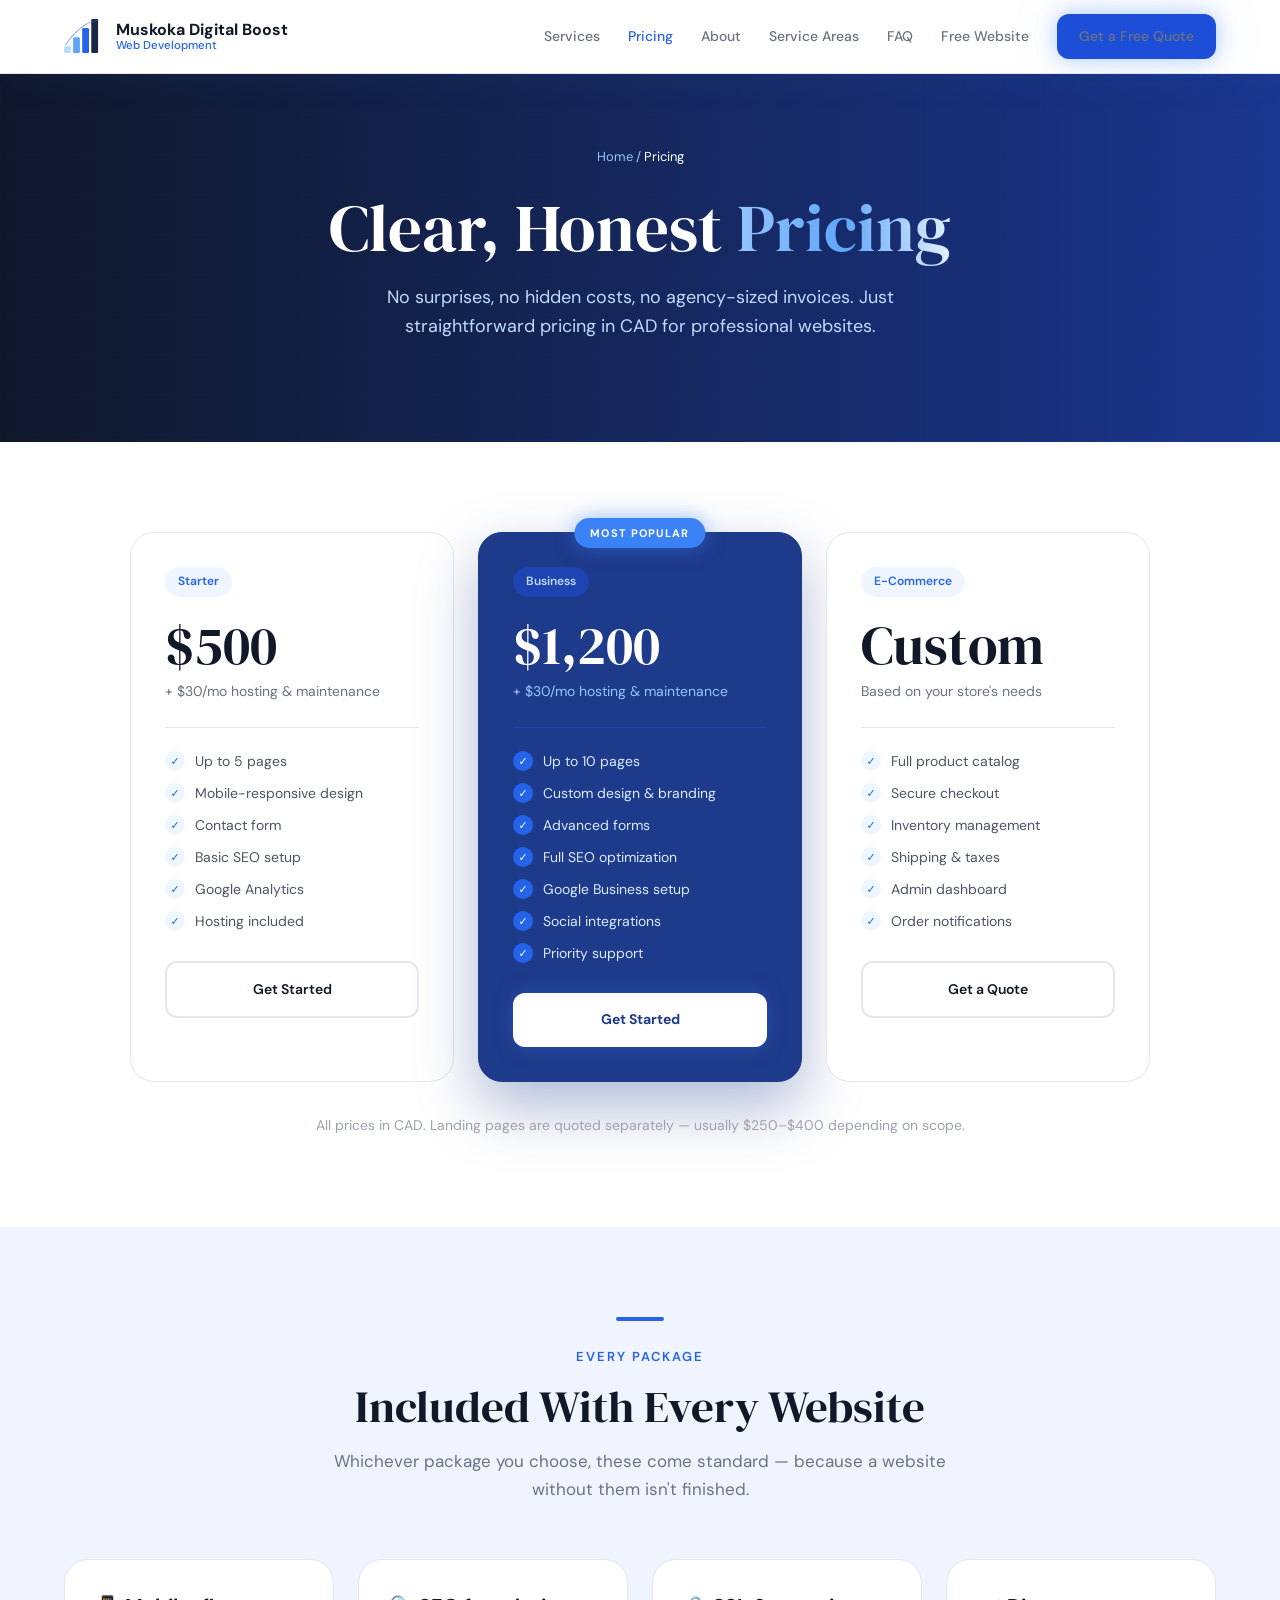
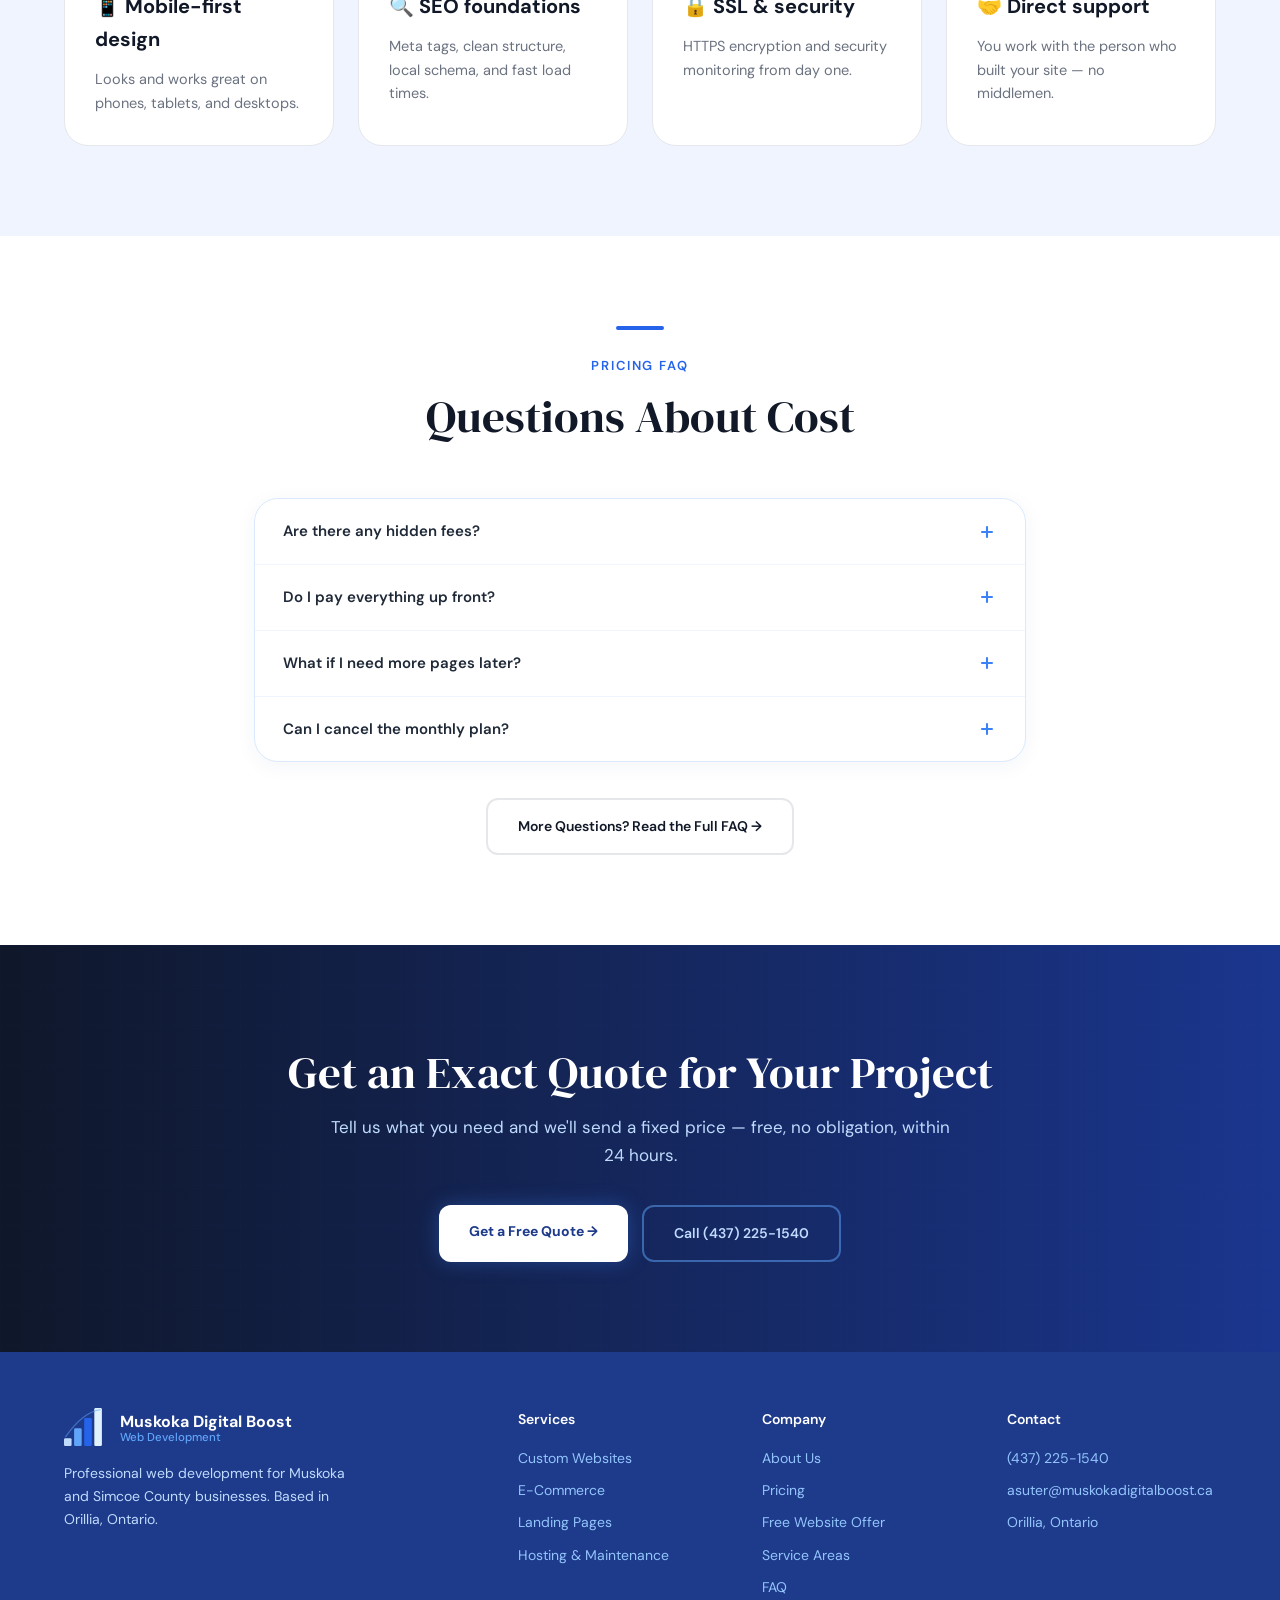
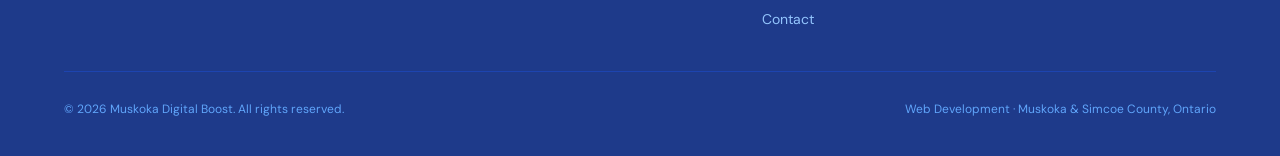
<file: pricing.html>
<!DOCTYPE html>
<html lang="en-CA">
<head>
  <meta charset="UTF-8">
  <meta name="viewport" content="width=device-width, initial-scale=1.0">
  <title>Website Pricing | Websites from $500 CAD | Muskoka Digital Boost</title>
  <meta name="description" content="Transparent website pricing for Muskoka &amp; Simcoe County businesses: Starter sites $500, Business sites $1,200, custom e-commerce quotes. Hosting $30/month. No hidden fees.">
  <link rel="canonical" href="https://muskokadigitalboost.ca/pricing.html">
  <meta property="og:type" content="website">
  <meta property="og:site_name" content="Muskoka Digital Boost">
  <meta property="og:locale" content="en_CA">
  <meta property="og:title" content="Website Pricing | Muskoka Digital Boost">
  <meta property="og:description" content="Websites from $500 CAD with $30/month hosting. Clear, honest pricing for local businesses.">
  <meta property="og:url" content="https://muskokadigitalboost.ca/pricing.html">
  <meta name="twitter:card" content="summary">
  <link rel="icon" type="image/svg+xml" href="favicon.svg">
  <link rel="preconnect" href="https://fonts.googleapis.com">
  <link rel="preconnect" href="https://fonts.gstatic.com" crossorigin>
  <link href="https://fonts.googleapis.com/css2?family=DM+Sans:wght@400;500;600;700&family=DM+Serif+Display&display=swap" rel="stylesheet">
  <link rel="stylesheet" href="css/styles.css">
  <script type="application/ld+json">
  {
    "@context": "https://schema.org",
    "@graph": [
      {
        "@type": "BreadcrumbList",
        "itemListElement": [
          { "@type": "ListItem", "position": 1, "name": "Home", "item": "https://muskokadigitalboost.ca/" },
          { "@type": "ListItem", "position": 2, "name": "Pricing", "item": "https://muskokadigitalboost.ca/pricing.html" }
        ]
      },
      {
        "@type": "Product",
        "name": "Starter Website Package",
        "description": "Up to 5 pages, mobile-responsive design, contact form, basic SEO setup, Google Analytics and hosting.",
        "brand": { "@type": "Brand", "name": "Muskoka Digital Boost" },
        "offers": { "@type": "Offer", "price": "500", "priceCurrency": "CAD", "availability": "https://schema.org/InStock", "url": "https://muskokadigitalboost.ca/pricing.html" }
      },
      {
        "@type": "Product",
        "name": "Business Website Package",
        "description": "Up to 10 pages, custom design and branding, advanced forms, full SEO optimization, Google Business setup and priority support.",
        "brand": { "@type": "Brand", "name": "Muskoka Digital Boost" },
        "offers": { "@type": "Offer", "price": "1200", "priceCurrency": "CAD", "availability": "https://schema.org/InStock", "url": "https://muskokadigitalboost.ca/pricing.html" }
      }
    ]
  }
  </script>
</head>
<body>
<a href="#main" class="skip-link">Skip to content</a>

<nav class="site-nav" aria-label="Main navigation">
  <div class="nav-inner">
    <a href="index.html" class="brand" aria-label="Muskoka Digital Boost — home">
      <svg viewBox="0 0 110 95" xmlns="http://www.w3.org/2000/svg" aria-hidden="true">
        <rect x="0" y="72" width="18" height="18" rx="3" fill="#bfdbfe"/>
        <rect x="24" y="48" width="18" height="42" rx="3" fill="#60a5fa"/>
        <rect x="48" y="24" width="18" height="66" rx="3" fill="#2563eb"/>
        <rect x="72" y="0" width="18" height="90" rx="3" fill="#1a2744"/>
        <path d="M 4 68 Q 45 10 86 4" fill="none" stroke="#2563eb" stroke-width="3" stroke-linecap="round" opacity="0.5"/>
      </svg>
      <span>
        <span class="brand-name" style="display:block">Muskoka Digital Boost</span>
        <span class="brand-tag" style="display:block">Web Development</span>
      </span>
    </a>
    <div class="nav-links">
      <a href="services.html">Services</a>
      <a href="pricing.html" aria-current="page">Pricing</a>
      <a href="about.html">About</a>
      <a href="service-areas.html">Service Areas</a>
      <a href="faq.html">FAQ</a>
      <a href="free-website.html" class="nav-free">Free Website</a>
      <a href="contact.html" class="btn btn-primary" style="padding:11px 22px">Get a Free Quote</a>
    </div>
    <button class="nav-toggle" aria-expanded="false" aria-label="Toggle menu">
      <svg class="ico-bars" width="24" height="24" fill="none" stroke="currentColor" stroke-width="2" viewBox="0 0 24 24"><path stroke-linecap="round" d="M4 6h16M4 12h16M4 18h16"/></svg>
      <svg class="ico-close" style="display:none" width="24" height="24" fill="none" stroke="currentColor" stroke-width="2" viewBox="0 0 24 24"><path stroke-linecap="round" d="M6 18L18 6M6 6l12 12"/></svg>
    </button>
  </div>
  <div class="mob-menu">
    <div class="mob-menu-inner">
      <a href="services.html">Services</a>
      <a href="pricing.html" aria-current="page">Pricing</a>
      <a href="about.html">About</a>
      <a href="service-areas.html">Service Areas</a>
      <a href="faq.html">FAQ</a>
      <a href="free-website.html" class="nav-free">Free Website</a>
      <a href="contact.html">Get a Free Quote</a>
    </div>
  </div>
</nav>

<main id="main">
  <header class="hero page-hero">
    <div class="grid-bg"></div>
    <div class="hero-inner">
      <nav class="breadcrumbs" aria-label="Breadcrumb">
        <a href="index.html">Home</a> / <span aria-current="page">Pricing</span>
      </nav>
      <h1 class="serif">Clear, Honest <span class="shimmer">Pricing</span></h1>
      <p class="hero-sub">No surprises, no hidden costs, no agency-sized invoices. Just straightforward pricing in CAD for professional websites.</p>
    </div>
  </header>

  <!-- PLANS -->
  <section class="section section-white" aria-labelledby="plans-h">
    <div class="container">
      <h2 id="plans-h" class="serif" style="position:absolute;left:-9999px">Website packages</h2>
      <div class="grid grid-3" style="max-width:1020px;margin:0 auto">
        <article class="price-card reveal d1">
          <span class="price-label">Starter</span>
          <div class="price-amount serif">$500</div>
          <div class="price-sub">+ $30/mo hosting &amp; maintenance</div>
          <hr>
          <ul class="checklist">
            <li><span class="tick">✓</span>Up to 5 pages</li>
            <li><span class="tick">✓</span>Mobile-responsive design</li>
            <li><span class="tick">✓</span>Contact form</li>
            <li><span class="tick">✓</span>Basic SEO setup</li>
            <li><span class="tick">✓</span>Google Analytics</li>
            <li><span class="tick">✓</span>Hosting included</li>
          </ul>
          <a href="contact.html" class="btn btn-outline btn-block">Get Started</a>
        </article>
        <article class="price-card featured reveal d2">
          <div class="price-badge">Most Popular</div>
          <span class="price-label">Business</span>
          <div class="price-amount serif">$1,200</div>
          <div class="price-sub">+ $30/mo hosting &amp; maintenance</div>
          <hr>
          <ul class="checklist">
            <li><span class="tick">✓</span>Up to 10 pages</li>
            <li><span class="tick">✓</span>Custom design &amp; branding</li>
            <li><span class="tick">✓</span>Advanced forms</li>
            <li><span class="tick">✓</span>Full SEO optimization</li>
            <li><span class="tick">✓</span>Google Business setup</li>
            <li><span class="tick">✓</span>Social integrations</li>
            <li><span class="tick">✓</span>Priority support</li>
          </ul>
          <a href="contact.html" class="btn btn-light btn-block">Get Started</a>
        </article>
        <article class="price-card reveal d3">
          <span class="price-label">E-Commerce</span>
          <div class="price-amount serif">Custom</div>
          <div class="price-sub">Based on your store's needs</div>
          <hr>
          <ul class="checklist">
            <li><span class="tick">✓</span>Full product catalog</li>
            <li><span class="tick">✓</span>Secure checkout</li>
            <li><span class="tick">✓</span>Inventory management</li>
            <li><span class="tick">✓</span>Shipping &amp; taxes</li>
            <li><span class="tick">✓</span>Admin dashboard</li>
            <li><span class="tick">✓</span>Order notifications</li>
          </ul>
          <a href="contact.html" class="btn btn-outline btn-block">Get a Quote</a>
        </article>
      </div>
      <p class="reveal" style="text-align:center;color:var(--gray-400);font-size:14px;margin-top:32px">All prices in CAD. Landing pages are quoted separately — usually $250–$400 depending on scope.</p>
    </div>
  </section>

  <!-- WHAT'S ALWAYS INCLUDED -->
  <section class="section section-tint" aria-labelledby="incl-h">
    <div class="container">
      <div class="section-head center reveal">
        <div class="accent-bar"></div>
        <span class="eyebrow">Every Package</span>
        <h2 id="incl-h" class="serif">Included With Every Website</h2>
        <p>Whichever package you choose, these come standard — because a website without them isn't finished.</p>
      </div>
      <div class="grid grid-4">
        <article class="card reveal d1"><h3>📱 Mobile-first design</h3><p style="margin-bottom:0">Looks and works great on phones, tablets, and desktops.</p></article>
        <article class="card reveal d2"><h3>🔍 SEO foundations</h3><p style="margin-bottom:0">Meta tags, clean structure, local schema, and fast load times.</p></article>
        <article class="card reveal d3"><h3>🔒 SSL &amp; security</h3><p style="margin-bottom:0">HTTPS encryption and security monitoring from day one.</p></article>
        <article class="card reveal d4"><h3>🤝 Direct support</h3><p style="margin-bottom:0">You work with the person who built your site — no middlemen.</p></article>
      </div>
    </div>
  </section>

  <!-- PRICING FAQ -->
  <section class="section section-white" aria-labelledby="pfaq-h">
    <div class="container-narrow">
      <div class="section-head center reveal">
        <div class="accent-bar"></div>
        <span class="eyebrow">Pricing FAQ</span>
        <h2 id="pfaq-h" class="serif">Questions About Cost</h2>
      </div>
      <div class="faq-list reveal d1">
        <div class="faq-item">
          <button class="faq-q" aria-expanded="false">Are there any hidden fees?
            <svg width="20" height="20" fill="none" stroke="currentColor" stroke-width="2.5" viewBox="0 0 24 24" aria-hidden="true"><path stroke-linecap="round" d="M12 6v12m6-6H6"/></svg>
          </button>
          <div class="faq-a"><p>No. You pay the one-time build price plus $30/month for hosting and maintenance. Your domain name (usually $15–$20/year) is the only third-party cost, and we'll help you register it in your own name so you always own it.</p></div>
        </div>
        <div class="faq-item">
          <button class="faq-q" aria-expanded="false">Do I pay everything up front?
            <svg width="20" height="20" fill="none" stroke="currentColor" stroke-width="2.5" viewBox="0 0 24 24" aria-hidden="true"><path stroke-linecap="round" d="M12 6v12m6-6H6"/></svg>
          </button>
          <div class="faq-a"><p>A 50% deposit gets your project started; the balance is due when you approve the finished site — before launch. You never pay in full for something you haven't seen.</p></div>
        </div>
        <div class="faq-item">
          <button class="faq-q" aria-expanded="false">What if I need more pages later?
            <svg width="20" height="20" fill="none" stroke="currentColor" stroke-width="2.5" viewBox="0 0 24 24" aria-hidden="true"><path stroke-linecap="round" d="M12 6v12m6-6H6"/></svg>
          </button>
          <div class="faq-a"><p>Additional pages can be added any time at a simple per-page rate. Small tweaks to existing pages are already covered by your $30/month maintenance plan.</p></div>
        </div>
        <div class="faq-item">
          <button class="faq-q" aria-expanded="false">Can I cancel the monthly plan?
            <svg width="20" height="20" fill="none" stroke="currentColor" stroke-width="2.5" viewBox="0 0 24 24" aria-hidden="true"><path stroke-linecap="round" d="M12 6v12m6-6H6"/></svg>
          </button>
          <div class="faq-a"><p>Yes, any time — there's no contract. Your website files are yours, and we'll help you move them to another host if you ever want to.</p></div>
        </div>
      </div>
      <p class="reveal" style="text-align:center;margin-top:36px">
        <a href="faq.html" class="btn btn-outline">More Questions? Read the Full FAQ →</a>
      </p>
    </div>
  </section>

  <!-- CTA -->
  <section class="cta-band section" aria-labelledby="cta-h">
    <div class="grid-bg"></div>
    <div class="container" style="position:relative;z-index:2">
      <div class="section-head center reveal" style="margin-bottom:36px">
        <h2 id="cta-h" class="serif">Get an Exact Quote for Your Project</h2>
        <p>Tell us what you need and we'll send a fixed price — free, no obligation, within 24 hours.</p>
      </div>
      <div class="hero-ctas reveal d1">
        <a href="contact.html" class="btn btn-light">Get a Free Quote →</a>
        <a href="tel:+14372251540" class="btn btn-ghost">Call (437) 225-1540</a>
      </div>
    </div>
  </section>
</main>

<footer class="site-footer">
  <div class="container">
    <div class="footer-grid">
      <div>
        <a href="index.html" class="brand" aria-label="Muskoka Digital Boost — home">
          <svg viewBox="0 0 110 95" xmlns="http://www.w3.org/2000/svg" aria-hidden="true" style="height:40px">
            <rect x="0" y="72" width="18" height="18" rx="3" fill="#bfdbfe"/>
            <rect x="24" y="48" width="18" height="42" rx="3" fill="#60a5fa"/>
            <rect x="48" y="24" width="18" height="66" rx="3" fill="#2563eb"/>
            <rect x="72" y="0" width="18" height="90" rx="3" fill="#e0f2fe"/>
            <path d="M 4 68 Q 45 10 86 4" fill="none" stroke="#60a5fa" stroke-width="3" stroke-linecap="round" opacity="0.5"/>
          </svg>
          <span>
            <span class="brand-name" style="display:block">Muskoka Digital Boost</span>
            <span class="brand-tag" style="display:block">Web Development</span>
          </span>
        </a>
        <p class="footer-about">Professional web development for Muskoka and Simcoe County businesses. Based in Orillia, Ontario.</p>
      </div>
      <nav aria-label="Footer — services">
        <h2 class="foot-h">Services</h2>
        <ul>
          <li><a href="services.html#custom-websites">Custom Websites</a></li>
          <li><a href="services.html#ecommerce">E-Commerce</a></li>
          <li><a href="services.html#landing-pages">Landing Pages</a></li>
          <li><a href="services.html#maintenance">Hosting &amp; Maintenance</a></li>
        </ul>
      </nav>
      <nav aria-label="Footer — company">
        <h2 class="foot-h">Company</h2>
        <ul>
          <li><a href="about.html">About Us</a></li>
          <li><a href="pricing.html">Pricing</a></li>
          <li><a href="free-website.html">Free Website Offer</a></li>
          <li><a href="service-areas.html">Service Areas</a></li>
          <li><a href="faq.html">FAQ</a></li>
          <li><a href="contact.html">Contact</a></li>
        </ul>
      </nav>
      <div>
        <h2 class="foot-h">Contact</h2>
        <ul>
          <li><a href="tel:+14372251540">(437) 225-1540</a></li>
          <li><a href="mailto:asuter@muskokadigitalboost.ca">asuter@muskokadigitalboost.ca</a></li>
          <li>Orillia, Ontario</li>
        </ul>
      </div>
    </div>
    <div class="footer-bottom">
      <p>© 2026 Muskoka Digital Boost. All rights reserved.</p>
      <p>Web Development · Muskoka &amp; Simcoe County, Ontario</p>
    </div>
  </div>
</footer>

<script src="js/main.js" defer></script>
</body>
</html>
</file>
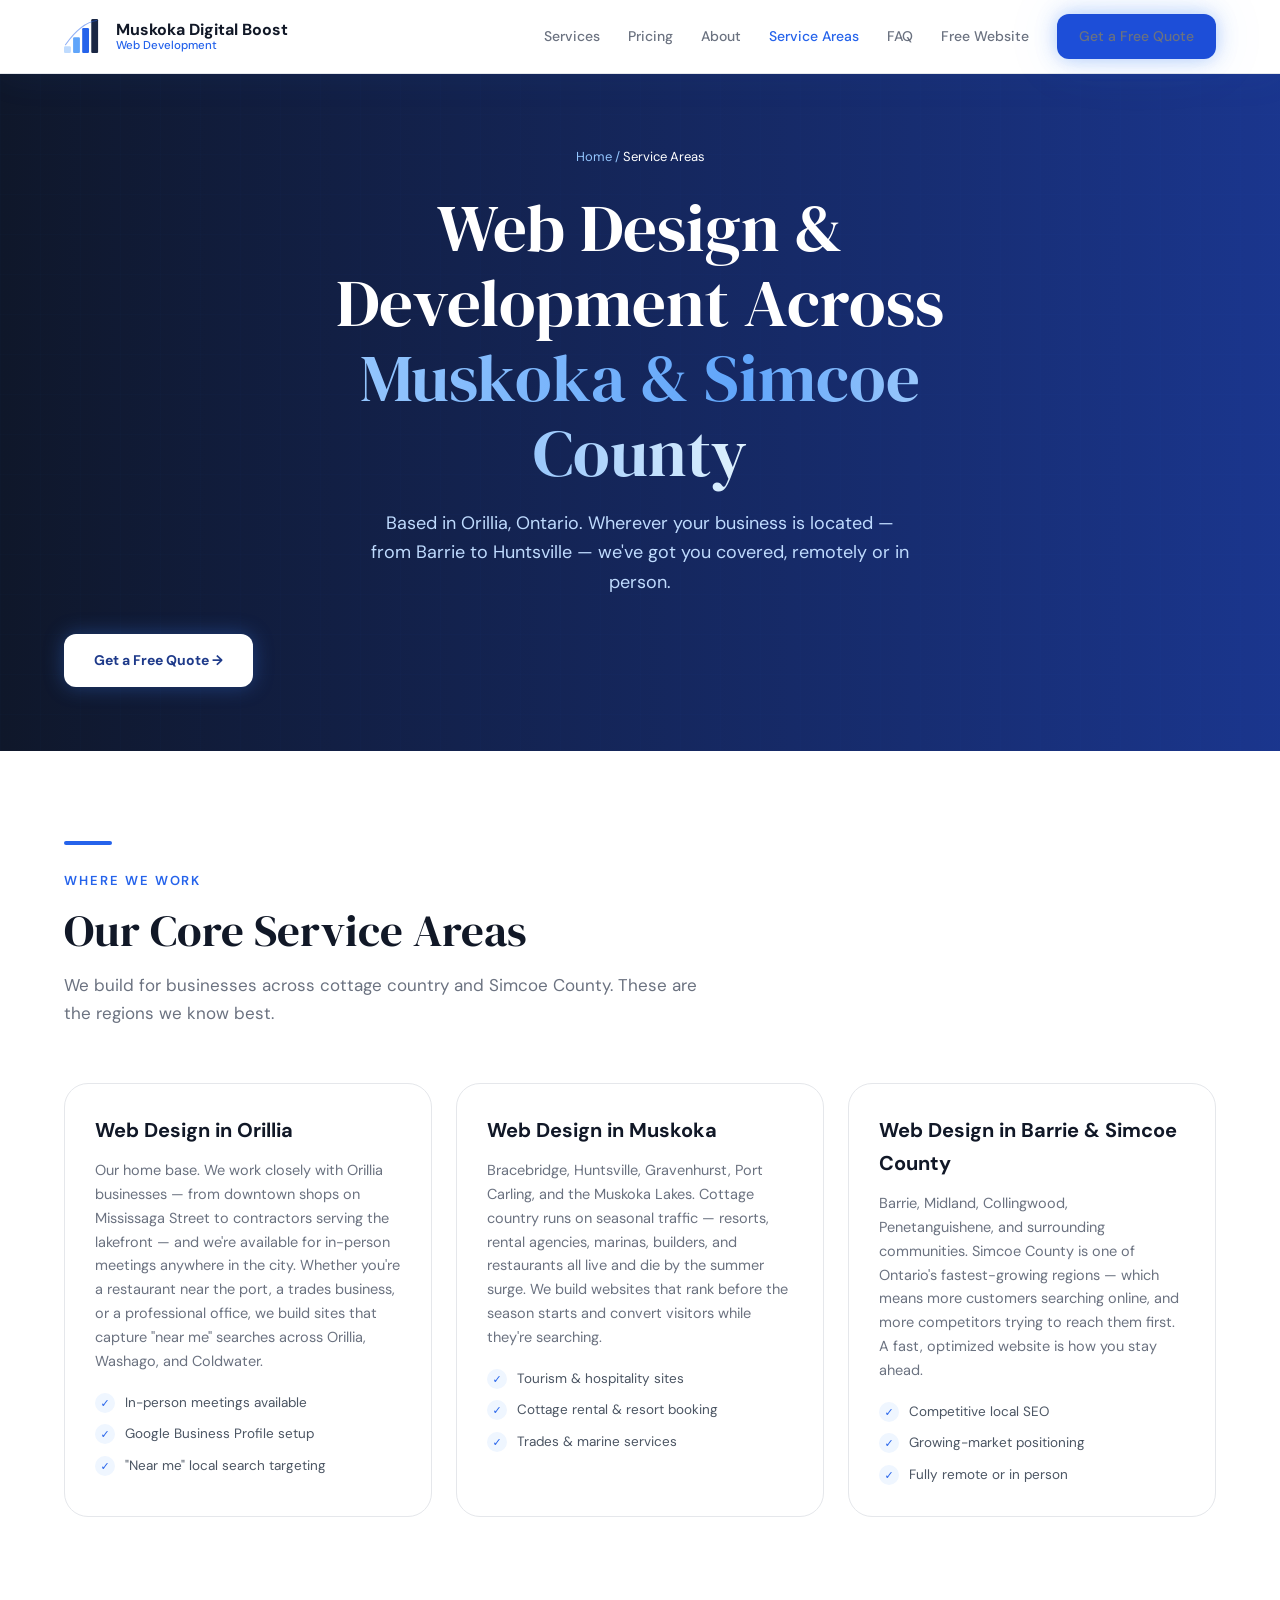
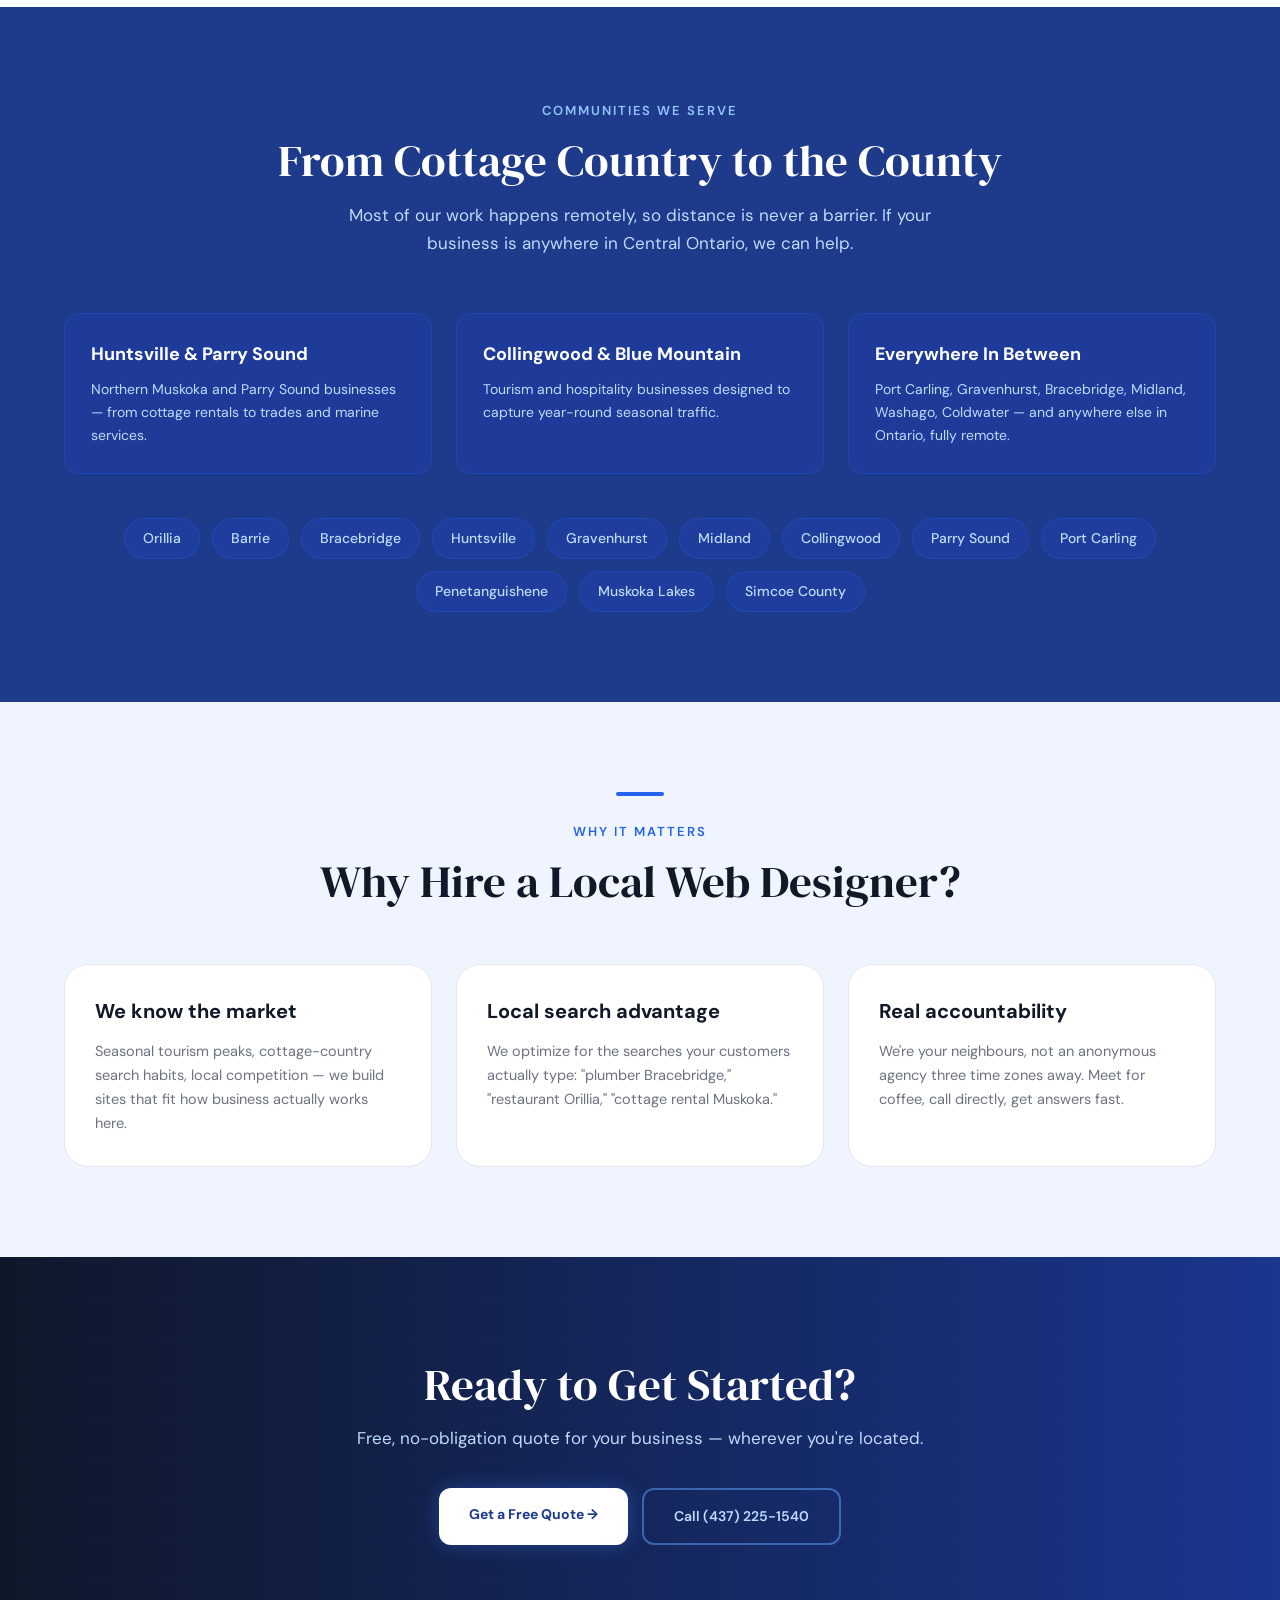
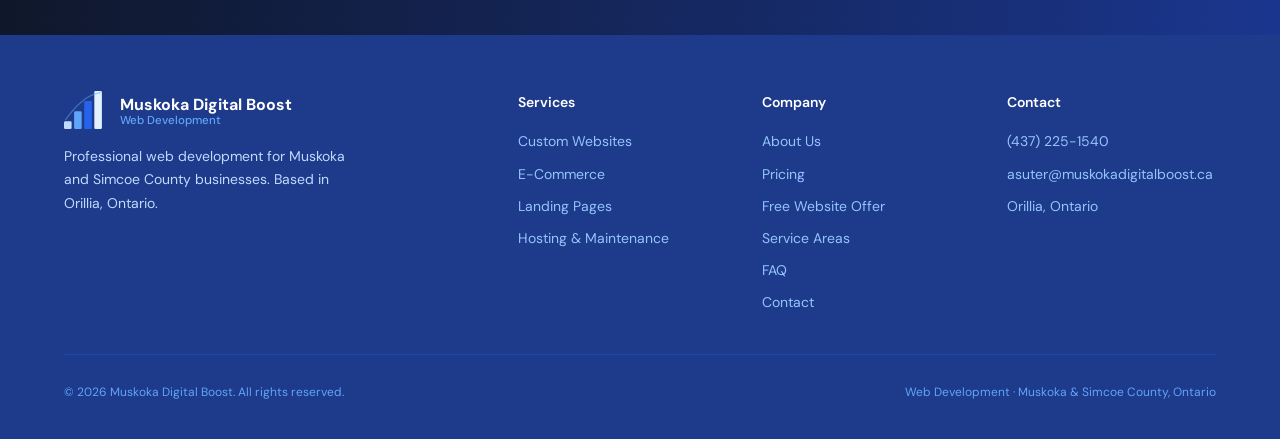
<file: service-areas.html>
<!DOCTYPE html>
<html lang="en-CA">
<head>
  <meta charset="UTF-8">
  <meta name="viewport" content="width=device-width, initial-scale=1.0">
  <title>Service Areas | Web Design Across Muskoka &amp; Simcoe County | Muskoka Digital Boost</title>
  <meta name="description" content="Web design and development for businesses in Orillia, Barrie, Bracebridge, Huntsville, Gravenhurst, Midland, Collingwood, Parry Sound and across Muskoka &amp; Simcoe County.">
  <link rel="canonical" href="https://muskokadigitalboost.ca/service-areas.html">
  <meta property="og:type" content="website">
  <meta property="og:site_name" content="Muskoka Digital Boost">
  <meta property="og:locale" content="en_CA">
  <meta property="og:title" content="Service Areas | Muskoka Digital Boost">
  <meta property="og:description" content="Web design across Muskoka &amp; Simcoe County — Orillia, Barrie, Bracebridge, Huntsville, and beyond.">
  <meta property="og:url" content="https://muskokadigitalboost.ca/service-areas.html">
  <meta name="twitter:card" content="summary">
  <link rel="icon" type="image/svg+xml" href="favicon.svg">
  <link rel="preconnect" href="https://fonts.googleapis.com">
  <link rel="preconnect" href="https://fonts.gstatic.com" crossorigin>
  <link href="https://fonts.googleapis.com/css2?family=DM+Sans:wght@400;500;600;700&family=DM+Serif+Display&display=swap" rel="stylesheet">
  <link rel="stylesheet" href="css/styles.css">
  <script type="application/ld+json">
  {
    "@context": "https://schema.org",
    "@type": "BreadcrumbList",
    "itemListElement": [
      { "@type": "ListItem", "position": 1, "name": "Home", "item": "https://muskokadigitalboost.ca/" },
      { "@type": "ListItem", "position": 2, "name": "Service Areas", "item": "https://muskokadigitalboost.ca/service-areas.html" }
    ]
  }
  </script>
</head>
<body>
<a href="#main" class="skip-link">Skip to content</a>

<nav class="site-nav" aria-label="Main navigation">
  <div class="nav-inner">
    <a href="index.html" class="brand" aria-label="Muskoka Digital Boost — home">
      <svg viewBox="0 0 110 95" xmlns="http://www.w3.org/2000/svg" aria-hidden="true">
        <rect x="0" y="72" width="18" height="18" rx="3" fill="#bfdbfe"/>
        <rect x="24" y="48" width="18" height="42" rx="3" fill="#60a5fa"/>
        <rect x="48" y="24" width="18" height="66" rx="3" fill="#2563eb"/>
        <rect x="72" y="0" width="18" height="90" rx="3" fill="#1a2744"/>
        <path d="M 4 68 Q 45 10 86 4" fill="none" stroke="#2563eb" stroke-width="3" stroke-linecap="round" opacity="0.5"/>
      </svg>
      <span>
        <span class="brand-name" style="display:block">Muskoka Digital Boost</span>
        <span class="brand-tag" style="display:block">Web Development</span>
      </span>
    </a>
    <div class="nav-links">
      <a href="services.html">Services</a>
      <a href="pricing.html">Pricing</a>
      <a href="about.html">About</a>
      <a href="service-areas.html" aria-current="page">Service Areas</a>
      <a href="faq.html">FAQ</a>
      <a href="free-website.html" class="nav-free">Free Website</a>
      <a href="contact.html" class="btn btn-primary" style="padding:11px 22px">Get a Free Quote</a>
    </div>
    <button class="nav-toggle" aria-expanded="false" aria-label="Toggle menu">
      <svg class="ico-bars" width="24" height="24" fill="none" stroke="currentColor" stroke-width="2" viewBox="0 0 24 24"><path stroke-linecap="round" d="M4 6h16M4 12h16M4 18h16"/></svg>
      <svg class="ico-close" style="display:none" width="24" height="24" fill="none" stroke="currentColor" stroke-width="2" viewBox="0 0 24 24"><path stroke-linecap="round" d="M6 18L18 6M6 6l12 12"/></svg>
    </button>
  </div>
  <div class="mob-menu">
    <div class="mob-menu-inner">
      <a href="services.html">Services</a>
      <a href="pricing.html">Pricing</a>
      <a href="about.html">About</a>
      <a href="service-areas.html" aria-current="page">Service Areas</a>
      <a href="faq.html">FAQ</a>
      <a href="free-website.html" class="nav-free">Free Website</a>
      <a href="contact.html">Get a Free Quote</a>
    </div>
  </div>
</nav>

<main id="main">
  <header class="hero page-hero">
    <div class="grid-bg"></div>
    <div class="hero-inner">
      <nav class="breadcrumbs" aria-label="Breadcrumb">
        <a href="index.html">Home</a> / <span aria-current="page">Service Areas</span>
      </nav>
      <h1 class="serif">Web Design &amp; Development Across<br><span class="shimmer">Muskoka &amp; Simcoe County</span></h1>
      <p class="hero-sub">Based in Orillia, Ontario. Wherever your business is located — from Barrie to Huntsville — we've got you covered, remotely or in person.</p>
      <div class="hero-ctas">
        <a href="contact.html" class="btn btn-light">Get a Free Quote →</a>
      </div>
    </div>
  </header>

  <!-- FEATURED AREAS -->
  <section class="section section-white" aria-labelledby="featured-h">
    <div class="container">
      <div class="section-head reveal">
        <div class="accent-bar"></div>
        <span class="eyebrow">Where We Work</span>
        <h2 id="featured-h" class="serif">Our Core Service Areas</h2>
        <p>We build for businesses across cottage country and Simcoe County. These are the regions we know best.</p>
      </div>
      <div class="grid grid-3">
        <article class="card reveal d1">
          <h3>Web Design in Orillia</h3>
          <p>Our home base. We work closely with Orillia businesses — from downtown shops on Mississaga Street to contractors serving the lakefront — and we're available for in-person meetings anywhere in the city. Whether you're a restaurant near the port, a trades business, or a professional office, we build sites that capture "near me" searches across Orillia, Washago, and Coldwater.</p>
          <ul class="checklist">
            <li><span class="tick">✓</span>In-person meetings available</li>
            <li><span class="tick">✓</span>Google Business Profile setup</li>
            <li><span class="tick">✓</span>"Near me" local search targeting</li>
          </ul>
        </article>
        <article class="card reveal d2">
          <h3>Web Design in Muskoka</h3>
          <p>Bracebridge, Huntsville, Gravenhurst, Port Carling, and the Muskoka Lakes. Cottage country runs on seasonal traffic — resorts, rental agencies, marinas, builders, and restaurants all live and die by the summer surge. We build websites that rank before the season starts and convert visitors while they're searching.</p>
          <ul class="checklist">
            <li><span class="tick">✓</span>Tourism &amp; hospitality sites</li>
            <li><span class="tick">✓</span>Cottage rental &amp; resort booking</li>
            <li><span class="tick">✓</span>Trades &amp; marine services</li>
          </ul>
        </article>
        <article class="card reveal d3">
          <h3>Web Design in Barrie &amp; Simcoe County</h3>
          <p>Barrie, Midland, Collingwood, Penetanguishene, and surrounding communities. Simcoe County is one of Ontario's fastest-growing regions — which means more customers searching online, and more competitors trying to reach them first. A fast, optimized website is how you stay ahead.</p>
          <ul class="checklist">
            <li><span class="tick">✓</span>Competitive local SEO</li>
            <li><span class="tick">✓</span>Growing-market positioning</li>
            <li><span class="tick">✓</span>Fully remote or in person</li>
          </ul>
        </article>
      </div>
    </div>
  </section>

  <!-- ALL COMMUNITIES -->
  <section class="section section-dark" aria-labelledby="communities-h">
    <div class="grid-bg" style="opacity:0.1"></div>
    <div class="container" style="position:relative;z-index:2">
      <div class="section-head center reveal">
        <span class="eyebrow">Communities We Serve</span>
        <h2 id="communities-h" class="serif">From Cottage Country to the County</h2>
        <p>Most of our work happens remotely, so distance is never a barrier. If your business is anywhere in Central Ontario, we can help.</p>
      </div>
      <div class="grid grid-3">
        <div class="area-card reveal d1">
          <h3>Huntsville &amp; Parry Sound</h3>
          <p>Northern Muskoka and Parry Sound businesses — from cottage rentals to trades and marine services.</p>
        </div>
        <div class="area-card reveal d2">
          <h3>Collingwood &amp; Blue Mountain</h3>
          <p>Tourism and hospitality businesses designed to capture year-round seasonal traffic.</p>
        </div>
        <div class="area-card reveal d3">
          <h3>Everywhere In Between</h3>
          <p>Port Carling, Gravenhurst, Bracebridge, Midland, Washago, Coldwater — and anywhere else in Ontario, fully remote.</p>
        </div>
      </div>
      <div class="tag-cloud reveal">
        <span class="tag">Orillia</span><span class="tag">Barrie</span><span class="tag">Bracebridge</span>
        <span class="tag">Huntsville</span><span class="tag">Gravenhurst</span><span class="tag">Midland</span>
        <span class="tag">Collingwood</span><span class="tag">Parry Sound</span><span class="tag">Port Carling</span>
        <span class="tag">Penetanguishene</span><span class="tag">Muskoka Lakes</span><span class="tag">Simcoe County</span>
      </div>
    </div>
  </section>

  <!-- WHY LOCAL -->
  <section class="section section-tint" aria-labelledby="whylocal-h">
    <div class="container">
      <div class="section-head center reveal">
        <div class="accent-bar"></div>
        <span class="eyebrow">Why It Matters</span>
        <h2 id="whylocal-h" class="serif">Why Hire a Local Web Designer?</h2>
      </div>
      <div class="grid grid-3">
        <article class="card reveal d1">
          <h3>We know the market</h3>
          <p style="margin-bottom:0">Seasonal tourism peaks, cottage-country search habits, local competition — we build sites that fit how business actually works here.</p>
        </article>
        <article class="card reveal d2">
          <h3>Local search advantage</h3>
          <p style="margin-bottom:0">We optimize for the searches your customers actually type: "plumber Bracebridge," "restaurant Orillia," "cottage rental Muskoka."</p>
        </article>
        <article class="card reveal d3">
          <h3>Real accountability</h3>
          <p style="margin-bottom:0">We're your neighbours, not an anonymous agency three time zones away. Meet for coffee, call directly, get answers fast.</p>
        </article>
      </div>
    </div>
  </section>

  <!-- CTA -->
  <section class="cta-band section" aria-labelledby="cta-h">
    <div class="grid-bg"></div>
    <div class="container" style="position:relative;z-index:2">
      <div class="section-head center reveal" style="margin-bottom:36px">
        <h2 id="cta-h" class="serif">Ready to Get Started?</h2>
        <p>Free, no-obligation quote for your business — wherever you're located.</p>
      </div>
      <div class="hero-ctas reveal d1">
        <a href="contact.html" class="btn btn-light">Get a Free Quote →</a>
        <a href="tel:+14372251540" class="btn btn-ghost">Call (437) 225-1540</a>
      </div>
    </div>
  </section>
</main>

<footer class="site-footer">
  <div class="container">
    <div class="footer-grid">
      <div>
        <a href="index.html" class="brand" aria-label="Muskoka Digital Boost — home">
          <svg viewBox="0 0 110 95" xmlns="http://www.w3.org/2000/svg" aria-hidden="true" style="height:40px">
            <rect x="0" y="72" width="18" height="18" rx="3" fill="#bfdbfe"/>
            <rect x="24" y="48" width="18" height="42" rx="3" fill="#60a5fa"/>
            <rect x="48" y="24" width="18" height="66" rx="3" fill="#2563eb"/>
            <rect x="72" y="0" width="18" height="90" rx="3" fill="#e0f2fe"/>
            <path d="M 4 68 Q 45 10 86 4" fill="none" stroke="#60a5fa" stroke-width="3" stroke-linecap="round" opacity="0.5"/>
          </svg>
          <span>
            <span class="brand-name" style="display:block">Muskoka Digital Boost</span>
            <span class="brand-tag" style="display:block">Web Development</span>
          </span>
        </a>
        <p class="footer-about">Professional web development for Muskoka and Simcoe County businesses. Based in Orillia, Ontario.</p>
      </div>
      <nav aria-label="Footer — services">
        <h2 class="foot-h">Services</h2>
        <ul>
          <li><a href="services.html#custom-websites">Custom Websites</a></li>
          <li><a href="services.html#ecommerce">E-Commerce</a></li>
          <li><a href="services.html#landing-pages">Landing Pages</a></li>
          <li><a href="services.html#maintenance">Hosting &amp; Maintenance</a></li>
        </ul>
      </nav>
      <nav aria-label="Footer — company">
        <h2 class="foot-h">Company</h2>
        <ul>
          <li><a href="about.html">About Us</a></li>
          <li><a href="pricing.html">Pricing</a></li>
          <li><a href="free-website.html">Free Website Offer</a></li>
          <li><a href="service-areas.html">Service Areas</a></li>
          <li><a href="faq.html">FAQ</a></li>
          <li><a href="contact.html">Contact</a></li>
        </ul>
      </nav>
      <div>
        <h2 class="foot-h">Contact</h2>
        <ul>
          <li><a href="tel:+14372251540">(437) 225-1540</a></li>
          <li><a href="mailto:asuter@muskokadigitalboost.ca">asuter@muskokadigitalboost.ca</a></li>
          <li>Orillia, Ontario</li>
        </ul>
      </div>
    </div>
    <div class="footer-bottom">
      <p>© 2026 Muskoka Digital Boost. All rights reserved.</p>
      <p>Web Development · Muskoka &amp; Simcoe County, Ontario</p>
    </div>
  </div>
</footer>

<script src="js/main.js" defer></script>
</body>
</html>
</file>
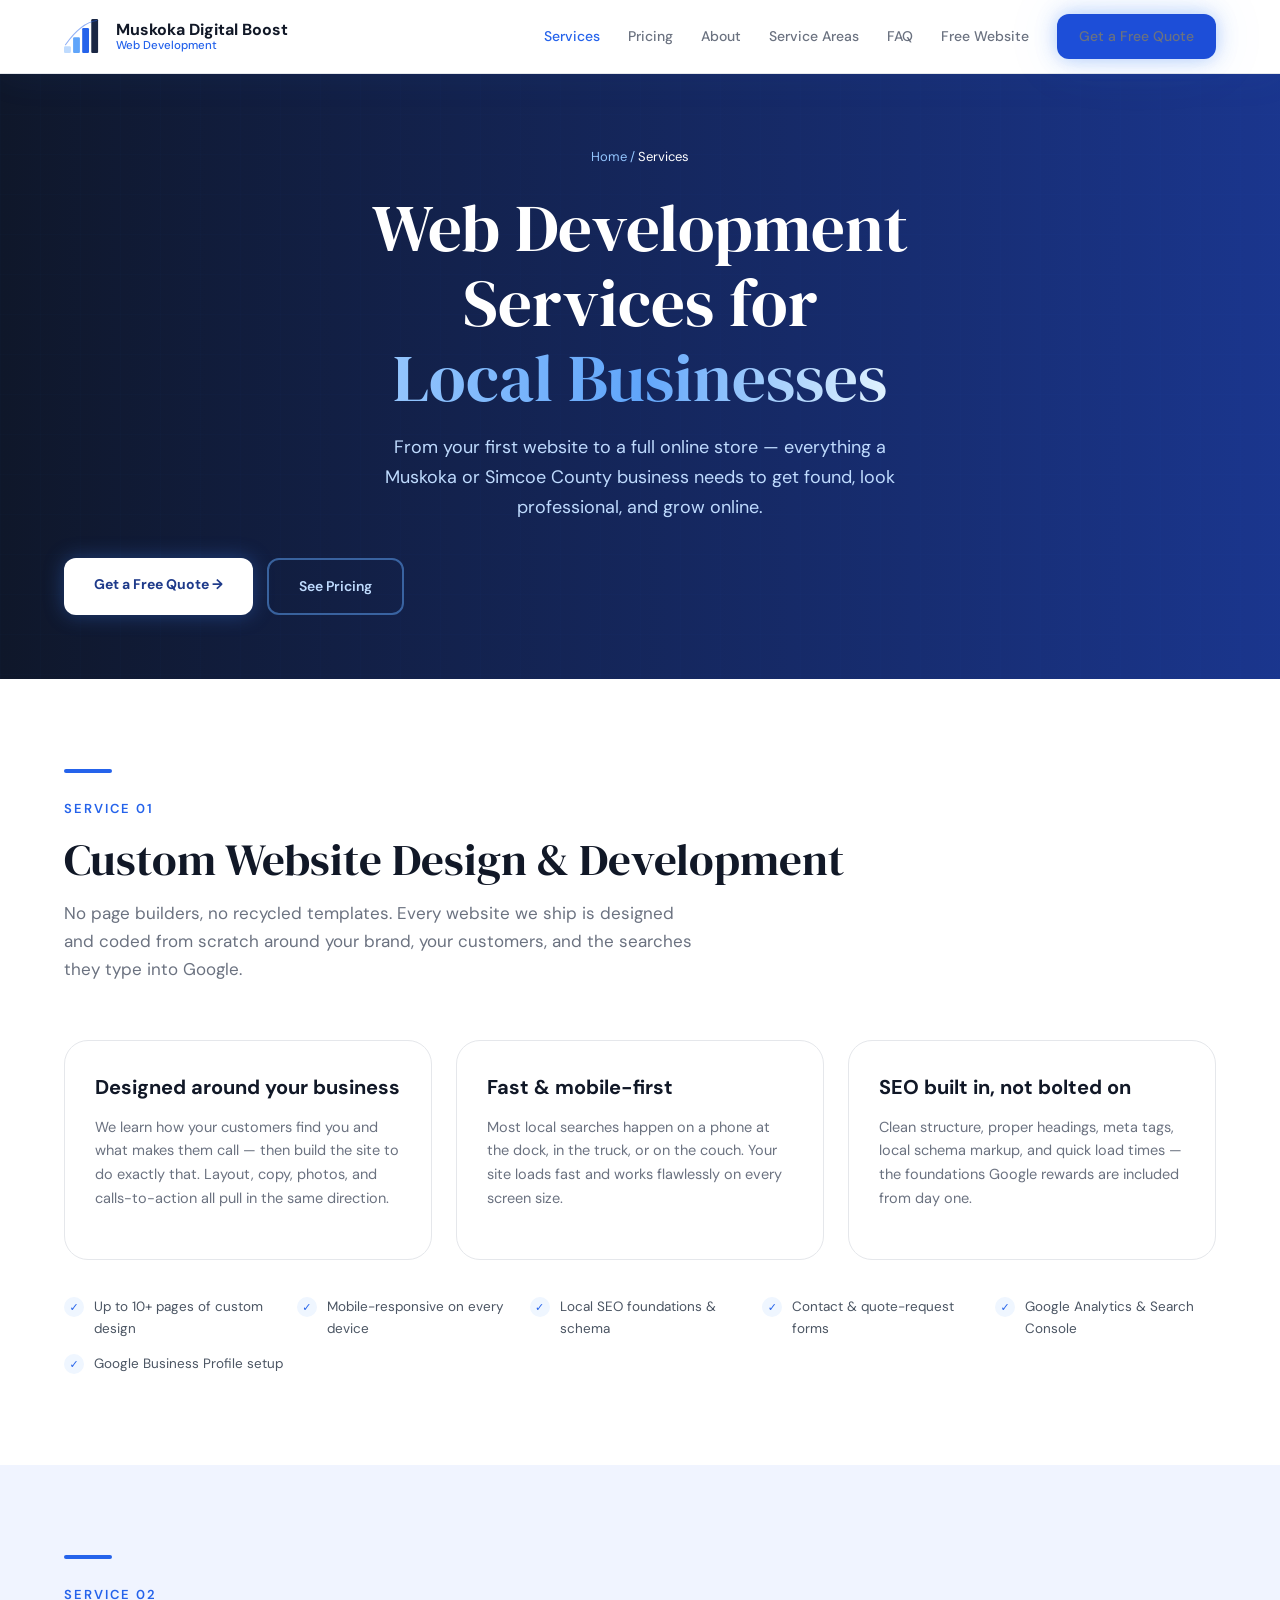
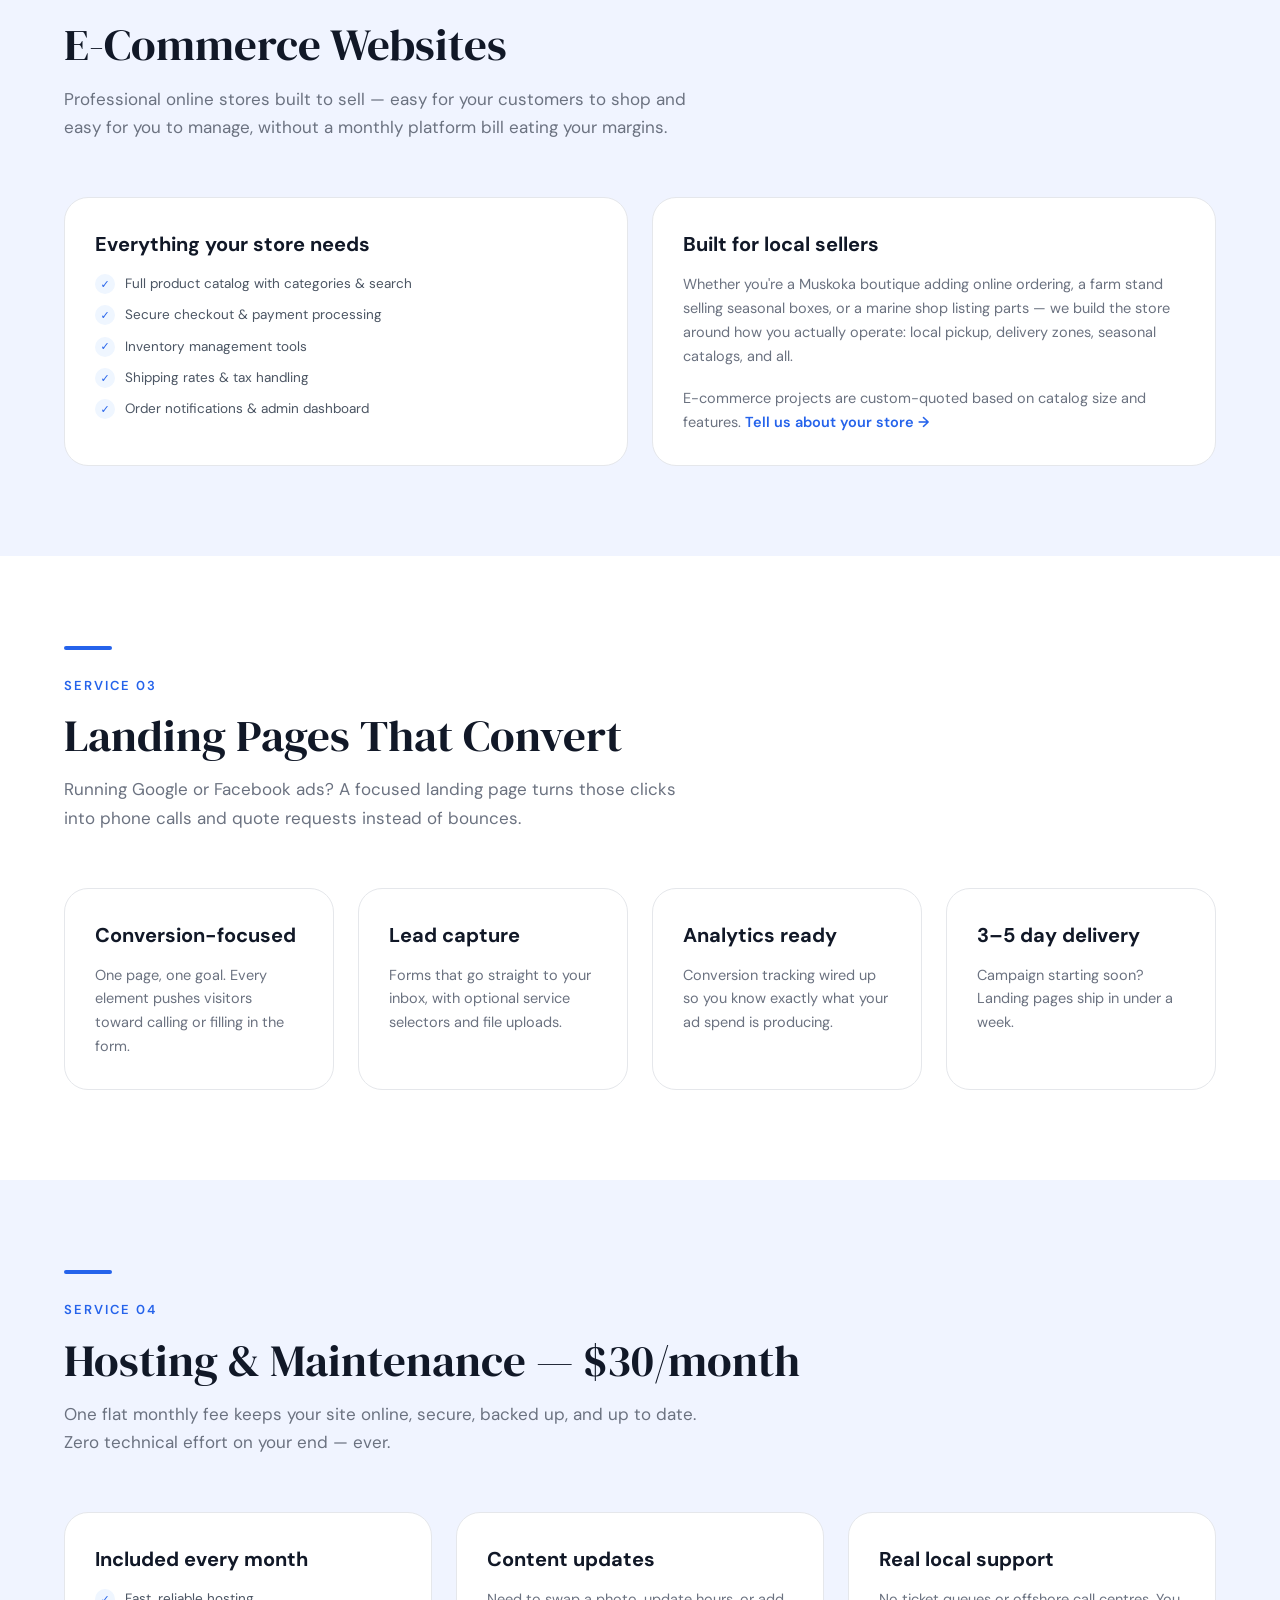
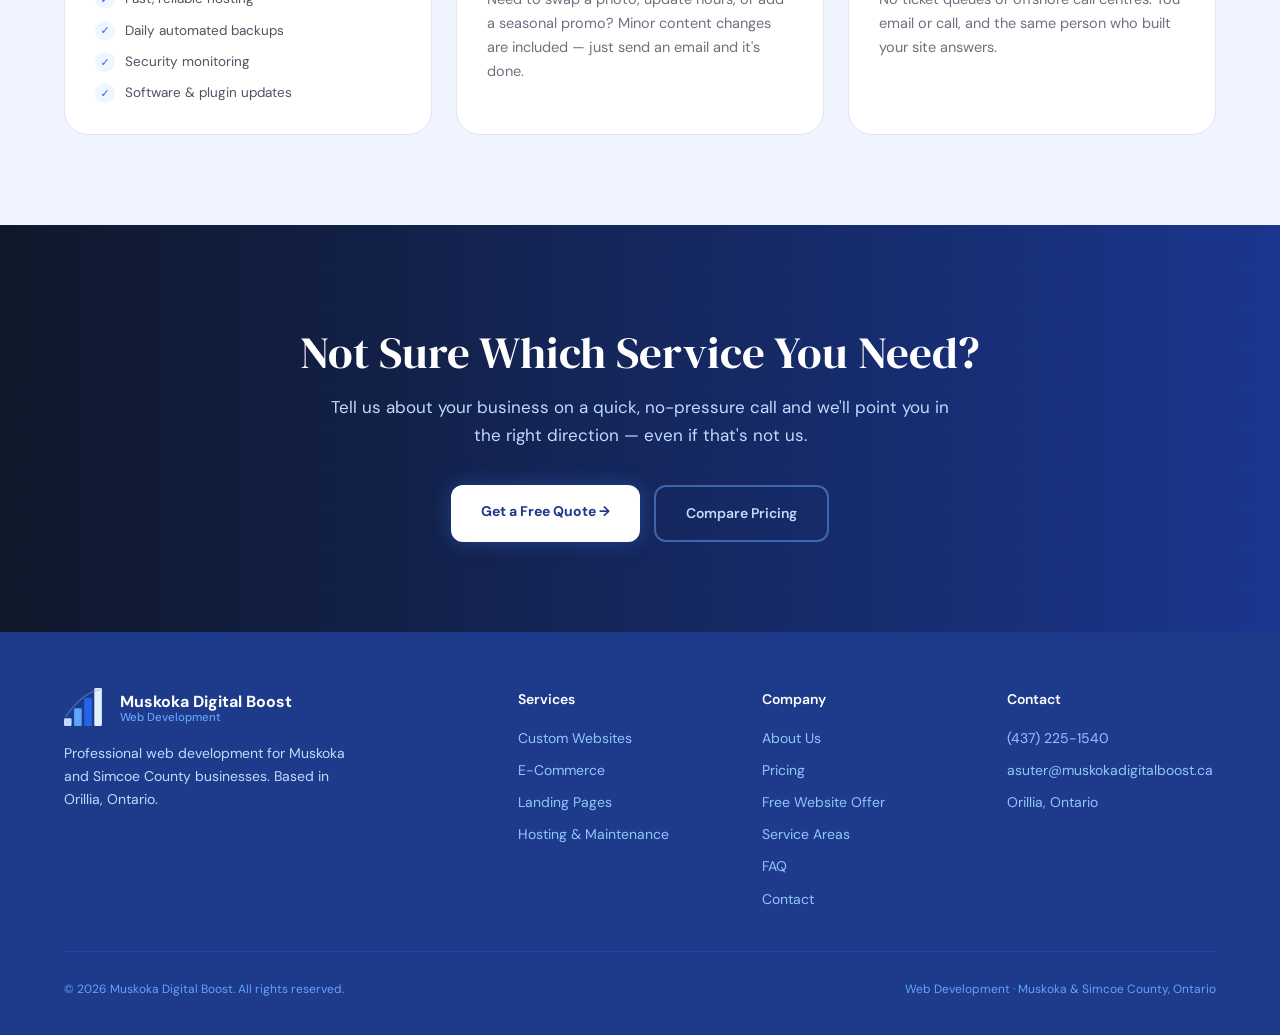
<file: services.html>
<!DOCTYPE html>
<html lang="en-CA">
<head>
  <meta charset="UTF-8">
  <meta name="viewport" content="width=device-width, initial-scale=1.0">
  <title>Web Design Services | Custom Websites, E-Commerce &amp; Landing Pages | Muskoka Digital Boost</title>
  <meta name="description" content="Custom website design, e-commerce stores, landing pages, and $30/month hosting &amp; maintenance for Muskoka and Simcoe County businesses. See what's included.">
  <link rel="canonical" href="https://muskokadigitalboost.ca/services.html">
  <meta property="og:type" content="website">
  <meta property="og:site_name" content="Muskoka Digital Boost">
  <meta property="og:locale" content="en_CA">
  <meta property="og:title" content="Web Design Services | Muskoka Digital Boost">
  <meta property="og:description" content="Custom websites, e-commerce, landing pages, and worry-free hosting for Muskoka &amp; Simcoe County businesses.">
  <meta property="og:url" content="https://muskokadigitalboost.ca/services.html">
  <meta name="twitter:card" content="summary">
  <link rel="icon" type="image/svg+xml" href="favicon.svg">
  <link rel="preconnect" href="https://fonts.googleapis.com">
  <link rel="preconnect" href="https://fonts.gstatic.com" crossorigin>
  <link href="https://fonts.googleapis.com/css2?family=DM+Sans:wght@400;500;600;700&family=DM+Serif+Display&display=swap" rel="stylesheet">
  <link rel="stylesheet" href="css/styles.css">
  <script type="application/ld+json">
  {
    "@context": "https://schema.org",
    "@graph": [
      {
        "@type": "BreadcrumbList",
        "itemListElement": [
          { "@type": "ListItem", "position": 1, "name": "Home", "item": "https://muskokadigitalboost.ca/" },
          { "@type": "ListItem", "position": 2, "name": "Services", "item": "https://muskokadigitalboost.ca/services.html" }
        ]
      },
      {
        "@type": "Service",
        "serviceType": "Web Design and Development",
        "provider": { "@id": "https://muskokadigitalboost.ca/#business" },
        "areaServed": ["Muskoka", "Orillia", "Barrie", "Simcoe County"],
        "hasOfferCatalog": {
          "@type": "OfferCatalog",
          "name": "Web Development Services",
          "itemListElement": [
            { "@type": "Offer", "itemOffered": { "@type": "Service", "name": "Custom Website Design" } },
            { "@type": "Offer", "itemOffered": { "@type": "Service", "name": "E-Commerce Development" } },
            { "@type": "Offer", "itemOffered": { "@type": "Service", "name": "Landing Page Design" } },
            { "@type": "Offer", "itemOffered": { "@type": "Service", "name": "Website Hosting and Maintenance" } }
          ]
        }
      }
    ]
  }
  </script>
</head>
<body>
<a href="#main" class="skip-link">Skip to content</a>

<nav class="site-nav" aria-label="Main navigation">
  <div class="nav-inner">
    <a href="index.html" class="brand" aria-label="Muskoka Digital Boost — home">
      <svg viewBox="0 0 110 95" xmlns="http://www.w3.org/2000/svg" aria-hidden="true">
        <rect x="0" y="72" width="18" height="18" rx="3" fill="#bfdbfe"/>
        <rect x="24" y="48" width="18" height="42" rx="3" fill="#60a5fa"/>
        <rect x="48" y="24" width="18" height="66" rx="3" fill="#2563eb"/>
        <rect x="72" y="0" width="18" height="90" rx="3" fill="#1a2744"/>
        <path d="M 4 68 Q 45 10 86 4" fill="none" stroke="#2563eb" stroke-width="3" stroke-linecap="round" opacity="0.5"/>
      </svg>
      <span>
        <span class="brand-name" style="display:block">Muskoka Digital Boost</span>
        <span class="brand-tag" style="display:block">Web Development</span>
      </span>
    </a>
    <div class="nav-links">
      <a href="services.html" aria-current="page">Services</a>
      <a href="pricing.html">Pricing</a>
      <a href="about.html">About</a>
      <a href="service-areas.html">Service Areas</a>
      <a href="faq.html">FAQ</a>
      <a href="free-website.html" class="nav-free">Free Website</a>
      <a href="contact.html" class="btn btn-primary" style="padding:11px 22px">Get a Free Quote</a>
    </div>
    <button class="nav-toggle" aria-expanded="false" aria-label="Toggle menu">
      <svg class="ico-bars" width="24" height="24" fill="none" stroke="currentColor" stroke-width="2" viewBox="0 0 24 24"><path stroke-linecap="round" d="M4 6h16M4 12h16M4 18h16"/></svg>
      <svg class="ico-close" style="display:none" width="24" height="24" fill="none" stroke="currentColor" stroke-width="2" viewBox="0 0 24 24"><path stroke-linecap="round" d="M6 18L18 6M6 6l12 12"/></svg>
    </button>
  </div>
  <div class="mob-menu">
    <div class="mob-menu-inner">
      <a href="services.html" aria-current="page">Services</a>
      <a href="pricing.html">Pricing</a>
      <a href="about.html">About</a>
      <a href="service-areas.html">Service Areas</a>
      <a href="faq.html">FAQ</a>
      <a href="free-website.html" class="nav-free">Free Website</a>
      <a href="contact.html">Get a Free Quote</a>
    </div>
  </div>
</nav>

<main id="main">
  <header class="hero page-hero">
    <div class="grid-bg"></div>
    <div class="hero-inner">
      <nav class="breadcrumbs" aria-label="Breadcrumb">
        <a href="index.html">Home</a> / <span aria-current="page">Services</span>
      </nav>
      <h1 class="serif">Web Development Services for<br><span class="shimmer">Local Businesses</span></h1>
      <p class="hero-sub">From your first website to a full online store — everything a Muskoka or Simcoe County business needs to get found, look professional, and grow online.</p>
      <div class="hero-ctas">
        <a href="contact.html" class="btn btn-light">Get a Free Quote →</a>
        <a href="pricing.html" class="btn btn-ghost">See Pricing</a>
      </div>
    </div>
  </header>

  <!-- CUSTOM WEBSITES -->
  <section id="custom-websites" class="section section-white" aria-labelledby="custom-h">
    <div class="container">
      <div class="section-head reveal">
        <div class="accent-bar"></div>
        <span class="eyebrow">Service 01</span>
        <h2 id="custom-h" class="serif">Custom Website Design &amp; Development</h2>
        <p>No page builders, no recycled templates. Every website we ship is designed and coded from scratch around your brand, your customers, and the searches they type into Google.</p>
      </div>
      <div class="grid grid-3">
        <article class="card reveal d1">
          <h3>Designed around your business</h3>
          <p>We learn how your customers find you and what makes them call — then build the site to do exactly that. Layout, copy, photos, and calls-to-action all pull in the same direction.</p>
        </article>
        <article class="card reveal d2">
          <h3>Fast &amp; mobile-first</h3>
          <p>Most local searches happen on a phone at the dock, in the truck, or on the couch. Your site loads fast and works flawlessly on every screen size.</p>
        </article>
        <article class="card reveal d3">
          <h3>SEO built in, not bolted on</h3>
          <p>Clean structure, proper headings, meta tags, local schema markup, and quick load times — the foundations Google rewards are included from day one.</p>
        </article>
      </div>
      <div class="reveal" style="margin-top:36px">
        <ul class="checklist" style="grid-template-columns:repeat(auto-fit,minmax(220px,1fr));display:grid;gap:12px">
          <li><span class="tick">✓</span>Up to 10+ pages of custom design</li>
          <li><span class="tick">✓</span>Mobile-responsive on every device</li>
          <li><span class="tick">✓</span>Local SEO foundations &amp; schema</li>
          <li><span class="tick">✓</span>Contact &amp; quote-request forms</li>
          <li><span class="tick">✓</span>Google Analytics &amp; Search Console</li>
          <li><span class="tick">✓</span>Google Business Profile setup</li>
        </ul>
      </div>
    </div>
  </section>

  <!-- ECOMMERCE -->
  <section id="ecommerce" class="section section-tint" aria-labelledby="ecom-h">
    <div class="container">
      <div class="section-head reveal">
        <div class="accent-bar"></div>
        <span class="eyebrow">Service 02</span>
        <h2 id="ecom-h" class="serif">E-Commerce Websites</h2>
        <p>Professional online stores built to sell — easy for your customers to shop and easy for you to manage, without a monthly platform bill eating your margins.</p>
      </div>
      <div class="grid grid-2">
        <article class="card reveal d1">
          <h3>Everything your store needs</h3>
          <ul class="checklist">
            <li><span class="tick">✓</span>Full product catalog with categories &amp; search</li>
            <li><span class="tick">✓</span>Secure checkout &amp; payment processing</li>
            <li><span class="tick">✓</span>Inventory management tools</li>
            <li><span class="tick">✓</span>Shipping rates &amp; tax handling</li>
            <li><span class="tick">✓</span>Order notifications &amp; admin dashboard</li>
          </ul>
        </article>
        <article class="card reveal d2">
          <h3>Built for local sellers</h3>
          <p>Whether you're a Muskoka boutique adding online ordering, a farm stand selling seasonal boxes, or a marine shop listing parts — we build the store around how you actually operate: local pickup, delivery zones, seasonal catalogs, and all.</p>
          <p style="margin-bottom:0">E-commerce projects are custom-quoted based on catalog size and features. <a href="contact.html" style="color:var(--blue-600);font-weight:600">Tell us about your store →</a></p>
        </article>
      </div>
    </div>
  </section>

  <!-- LANDING PAGES -->
  <section id="landing-pages" class="section section-white" aria-labelledby="landing-h">
    <div class="container">
      <div class="section-head reveal">
        <div class="accent-bar"></div>
        <span class="eyebrow">Service 03</span>
        <h2 id="landing-h" class="serif">Landing Pages That Convert</h2>
        <p>Running Google or Facebook ads? A focused landing page turns those clicks into phone calls and quote requests instead of bounces.</p>
      </div>
      <div class="grid grid-4">
        <article class="card reveal d1"><h3>Conversion-focused</h3><p style="margin-bottom:0">One page, one goal. Every element pushes visitors toward calling or filling in the form.</p></article>
        <article class="card reveal d2"><h3>Lead capture</h3><p style="margin-bottom:0">Forms that go straight to your inbox, with optional service selectors and file uploads.</p></article>
        <article class="card reveal d3"><h3>Analytics ready</h3><p style="margin-bottom:0">Conversion tracking wired up so you know exactly what your ad spend is producing.</p></article>
        <article class="card reveal d4"><h3>3–5 day delivery</h3><p style="margin-bottom:0">Campaign starting soon? Landing pages ship in under a week.</p></article>
      </div>
    </div>
  </section>

  <!-- MAINTENANCE -->
  <section id="maintenance" class="section section-tint" aria-labelledby="maint-h">
    <div class="container">
      <div class="section-head reveal">
        <div class="accent-bar"></div>
        <span class="eyebrow">Service 04</span>
        <h2 id="maint-h" class="serif">Hosting &amp; Maintenance — $30/month</h2>
        <p>One flat monthly fee keeps your site online, secure, backed up, and up to date. Zero technical effort on your end — ever.</p>
      </div>
      <div class="grid grid-3">
        <article class="card reveal d1">
          <h3>Included every month</h3>
          <ul class="checklist">
            <li><span class="tick">✓</span>Fast, reliable hosting</li>
            <li><span class="tick">✓</span>Daily automated backups</li>
            <li><span class="tick">✓</span>Security monitoring</li>
            <li><span class="tick">✓</span>Software &amp; plugin updates</li>
          </ul>
        </article>
        <article class="card reveal d2">
          <h3>Content updates</h3>
          <p style="margin-bottom:0">Need to swap a photo, update hours, or add a seasonal promo? Minor content changes are included — just send an email and it's done.</p>
        </article>
        <article class="card reveal d3">
          <h3>Real local support</h3>
          <p style="margin-bottom:0">No ticket queues or offshore call centres. You email or call, and the same person who built your site answers.</p>
        </article>
      </div>
    </div>
  </section>

  <!-- CTA -->
  <section class="cta-band section" aria-labelledby="cta-h">
    <div class="grid-bg"></div>
    <div class="container" style="position:relative;z-index:2">
      <div class="section-head center reveal" style="margin-bottom:36px">
        <h2 id="cta-h" class="serif">Not Sure Which Service You Need?</h2>
        <p>Tell us about your business on a quick, no-pressure call and we'll point you in the right direction — even if that's not us.</p>
      </div>
      <div class="hero-ctas reveal d1">
        <a href="contact.html" class="btn btn-light">Get a Free Quote →</a>
        <a href="pricing.html" class="btn btn-ghost">Compare Pricing</a>
      </div>
    </div>
  </section>
</main>

<footer class="site-footer">
  <div class="container">
    <div class="footer-grid">
      <div>
        <a href="index.html" class="brand" aria-label="Muskoka Digital Boost — home">
          <svg viewBox="0 0 110 95" xmlns="http://www.w3.org/2000/svg" aria-hidden="true" style="height:40px">
            <rect x="0" y="72" width="18" height="18" rx="3" fill="#bfdbfe"/>
            <rect x="24" y="48" width="18" height="42" rx="3" fill="#60a5fa"/>
            <rect x="48" y="24" width="18" height="66" rx="3" fill="#2563eb"/>
            <rect x="72" y="0" width="18" height="90" rx="3" fill="#e0f2fe"/>
            <path d="M 4 68 Q 45 10 86 4" fill="none" stroke="#60a5fa" stroke-width="3" stroke-linecap="round" opacity="0.5"/>
          </svg>
          <span>
            <span class="brand-name" style="display:block">Muskoka Digital Boost</span>
            <span class="brand-tag" style="display:block">Web Development</span>
          </span>
        </a>
        <p class="footer-about">Professional web development for Muskoka and Simcoe County businesses. Based in Orillia, Ontario.</p>
      </div>
      <nav aria-label="Footer — services">
        <h2 class="foot-h">Services</h2>
        <ul>
          <li><a href="services.html#custom-websites">Custom Websites</a></li>
          <li><a href="services.html#ecommerce">E-Commerce</a></li>
          <li><a href="services.html#landing-pages">Landing Pages</a></li>
          <li><a href="services.html#maintenance">Hosting &amp; Maintenance</a></li>
        </ul>
      </nav>
      <nav aria-label="Footer — company">
        <h2 class="foot-h">Company</h2>
        <ul>
          <li><a href="about.html">About Us</a></li>
          <li><a href="pricing.html">Pricing</a></li>
          <li><a href="free-website.html">Free Website Offer</a></li>
          <li><a href="service-areas.html">Service Areas</a></li>
          <li><a href="faq.html">FAQ</a></li>
          <li><a href="contact.html">Contact</a></li>
        </ul>
      </nav>
      <div>
        <h2 class="foot-h">Contact</h2>
        <ul>
          <li><a href="tel:+14372251540">(437) 225-1540</a></li>
          <li><a href="mailto:asuter@muskokadigitalboost.ca">asuter@muskokadigitalboost.ca</a></li>
          <li>Orillia, Ontario</li>
        </ul>
      </div>
    </div>
    <div class="footer-bottom">
      <p>© 2026 Muskoka Digital Boost. All rights reserved.</p>
      <p>Web Development · Muskoka &amp; Simcoe County, Ontario</p>
    </div>
  </div>
</footer>

<script src="js/main.js" defer></script>
</body>
</html>
</file>
<file: css/styles.css>
/* ── Muskoka Digital Boost — shared styles ── */
:root {
  --navy: #0f172a;
  --blue-950: #14243f;
  --blue-900: #1e3a8a;
  --blue-800: #1e40af;
  --blue-700: #1d4ed8;
  --blue-600: #2563eb;
  --blue-500: #3b82f6;
  --blue-400: #60a5fa;
  --blue-300: #93c5fd;
  --blue-200: #bfdbfe;
  --blue-100: #dbeafe;
  --blue-50: #eff6ff;
  --tint: #f0f4ff;
  --ink: #111827;
  --gray-600: #4b5563;
  --gray-500: #6b7280;
  --gray-400: #9ca3af;
  --line: #e5e7eb;
  --radius: 16px;
  --radius-lg: 24px;
  --shadow-card: 0 10px 30px rgba(29, 78, 216, 0.08);
}

* { box-sizing: border-box; margin: 0; padding: 0; }
html { scroll-behavior: smooth; }
body {
  font-family: 'DM Sans', system-ui, -apple-system, sans-serif;
  background: #f9fafb;
  color: var(--ink);
  line-height: 1.65;
  overflow-x: hidden;
  -webkit-font-smoothing: antialiased;
}
img, svg { max-width: 100%; display: block; }
a { color: inherit; text-decoration: none; }
button { font: inherit; cursor: pointer; background: none; border: none; color: inherit; }
.serif { font-family: 'DM Serif Display', Georgia, serif; font-weight: 400; }

.container { max-width: 1200px; margin: 0 auto; padding: 0 24px; }
.container-narrow { max-width: 820px; margin: 0 auto; padding: 0 24px; }

/* ── Skip link / a11y ── */
.skip-link {
  position: absolute; left: -9999px; top: 0; z-index: 100;
  background: var(--blue-700); color: #fff; padding: 10px 18px; border-radius: 0 0 8px 0;
}
.skip-link:focus { left: 0; }
a:focus-visible, button:focus-visible, input:focus-visible, select:focus-visible, textarea:focus-visible {
  outline: 3px solid var(--blue-500); outline-offset: 2px;
}

/* ── Nav ── */
.site-nav {
  position: sticky; top: 0; z-index: 50;
  background: rgba(255, 255, 255, 0.95);
  backdrop-filter: blur(12px);
  border-bottom: 1px solid var(--line);
  box-shadow: 0 0 40px rgba(59, 130, 246, 0.08);
}
.nav-inner { display: flex; align-items: center; justify-content: space-between; padding: 14px 24px; max-width: 1200px; margin: 0 auto; }
.brand { display: flex; align-items: center; gap: 10px; }
.brand svg { height: 36px; width: auto; }
.brand-name { font-weight: 700; font-size: 16px; line-height: 1.2; color: var(--ink); }
.brand-tag { color: var(--blue-600); font-size: 11.5px; font-weight: 500; line-height: 1.2; }
.nav-links { display: none; align-items: center; gap: 28px; }
.nav-links a { color: var(--gray-500); font-size: 14px; font-weight: 500; transition: color 0.2s; }
.nav-links a:hover, .nav-links a[aria-current="page"] { color: var(--ink); }
.nav-links a[aria-current="page"] { color: var(--blue-600); }
.nav-toggle { display: block; padding: 6px; color: var(--ink); }
.mob-menu { max-height: 0; overflow: hidden; transition: max-height 0.4s ease; background: #fff; border-top: 1px solid #f3f4f6; }
.mob-menu.open { max-height: 460px; }
.mob-menu-inner { display: flex; flex-direction: column; gap: 4px; padding: 14px 24px 22px; }
.mob-menu a { color: var(--gray-600); font-size: 15px; font-weight: 500; padding: 9px 0; }
.mob-menu a[aria-current="page"] { color: var(--blue-600); }
@media (min-width: 860px) {
  .nav-links { display: flex; }
  .nav-toggle, .mob-menu { display: none; }
}

/* ── Buttons ── */
.btn {
  display: inline-block; text-align: center;
  padding: 15px 30px; border-radius: 12px;
  font-weight: 700; font-size: 14px;
  transition: transform 0.2s, box-shadow 0.3s, background 0.2s, border-color 0.2s, color 0.2s;
}
.btn-primary {
  background: var(--blue-700); color: #fff;
  position: relative; overflow: hidden;
  box-shadow: 0 0 20px rgba(59, 130, 246, 0.4), 0 0 60px rgba(59, 130, 246, 0.1);
}
.btn-primary:hover {
  background: var(--blue-800); transform: translateY(-2px);
  box-shadow: 0 0 30px rgba(59, 130, 246, 0.7), 0 0 80px rgba(59, 130, 246, 0.3);
}
.btn-light { background: #fff; color: var(--blue-900); box-shadow: 0 0 20px rgba(59, 130, 246, 0.35); }
.btn-light:hover { transform: translateY(-2px); box-shadow: 0 0 30px rgba(147, 197, 253, 0.6); }
.btn-ghost { border: 2px solid rgba(96, 165, 250, 0.5); color: var(--blue-200); font-weight: 600; }
.btn-ghost:hover { border-color: var(--blue-300); color: #fff; }
.btn-outline { border: 2px solid var(--line); color: var(--ink); font-weight: 600; }
.btn-outline:hover { border-color: var(--blue-600); color: var(--blue-600); }
.btn-block { display: block; width: 100%; }

/* ── Hero (dark) ── */
.hero {
  position: relative; overflow: hidden; color: #fff;
  background: linear-gradient(270deg, #0f172a, #1e3a8a, #1e40af, #0f172a);
  background-size: 400% 400%;
  animation: bgMove 12s ease infinite;
}
@keyframes bgMove { 0%, 100% { background-position: 0% 50%; } 50% { background-position: 100% 50%; } }
.grid-bg {
  position: absolute; inset: 0; opacity: 0.3; pointer-events: none;
  background-image: linear-gradient(rgba(59,130,246,0.06) 1px, transparent 1px),
                    linear-gradient(90deg, rgba(59,130,246,0.06) 1px, transparent 1px);
  background-size: 40px 40px;
}
.hero-inner { position: relative; z-index: 2; padding: 90px 24px 70px; max-width: 1200px; margin: 0 auto; }
.hero-badge {
  display: inline-flex; align-items: center; gap: 8px;
  background: rgba(29, 78, 216, 0.6); color: var(--blue-200);
  font-size: 12px; font-weight: 600; padding: 7px 14px; border-radius: 999px; margin-bottom: 28px;
}
.hero h1 { font-size: clamp(2.5rem, 6vw, 4.2rem); line-height: 1.12; margin-bottom: 18px; }
.hero .shimmer,
.shimmer {
  background: linear-gradient(90deg, #93c5fd 0%, #60a5fa 25%, #e0f2fe 50%, #60a5fa 75%, #93c5fd 100%);
  background-size: 200% auto;
  -webkit-background-clip: text; background-clip: text;
  -webkit-text-fill-color: transparent; color: transparent;
  animation: shimmer 3s linear infinite;
}
@keyframes shimmer { 0% { background-position: -200% 0; } 100% { background-position: 200% 0; } }
.hero-sub { color: var(--blue-200); font-size: 18px; max-width: 540px; margin-bottom: 36px; }
.hero-ctas { display: flex; flex-wrap: wrap; gap: 14px; }
.cursor {
  display: inline-block; width: 3px; height: 0.9em; background: var(--blue-400);
  animation: blink 1s infinite; margin-left: 3px; vertical-align: baseline;
}
@keyframes blink { 0%, 100% { opacity: 1; } 50% { opacity: 0; } }
.hero-stats {
  display: grid; grid-template-columns: repeat(3, 1fr); gap: 20px;
  margin-top: 52px; padding-top: 36px; border-top: 1px solid rgba(29, 78, 216, 0.5);
  max-width: 520px;
}
.hero-stats .num { font-family: 'DM Serif Display', Georgia, serif; font-size: 30px; color: #fff; }
.hero-stats .lbl { color: var(--blue-300); font-size: 12px; margin-top: 3px; }
.hero-split { display: flex; flex-direction: column; gap: 56px; align-items: center; }
.hero-left { flex: 1; text-align: center; }
.hero-right { flex: 1; width: 100%; max-width: 440px; display: grid; gap: 16px; }
@media (min-width: 992px) {
  .hero-split { flex-direction: row; text-align: left; }
  .hero-left { text-align: left; }
  .hero-stats { margin-left: 0; }
}
@media (max-width: 991px) { .hero-stats { margin: 52px auto 0; } .hero-ctas { justify-content: center; } }
@media (min-width: 992px) { .hero-ctas { justify-content: flex-start; } }
.float { animation: float 6s ease-in-out infinite; }
@keyframes float {
  0%, 100% { transform: translateY(0); }
  33% { transform: translateY(-12px); }
  66% { transform: translateY(-6px); }
}
.glass-card {
  display: flex; gap: 16px; align-items: flex-start;
  background: linear-gradient(90deg, rgba(59, 130, 246, 0.2), rgba(37, 99, 235, 0.08));
  border: 1px solid rgba(255, 255, 255, 0.1);
  border-radius: var(--radius); padding: 20px;
  backdrop-filter: blur(4px);
}
.glass-card .emoji { font-size: 24px; line-height: 1.3; }
.glass-card h3 { color: #fff; font-size: 16px; margin-bottom: 4px; }
.glass-card p { color: var(--blue-200); font-size: 13.5px; }

/* ── Page hero (interior pages) ── */
.page-hero { text-align: center; }
.page-hero .hero-inner { padding: 72px 24px 64px; }
.page-hero h1 { max-width: 780px; margin-left: auto; margin-right: auto; }
.page-hero .hero-sub { margin-left: auto; margin-right: auto; }
.breadcrumbs { position: relative; z-index: 2; font-size: 13px; color: var(--blue-300); margin-bottom: 22px; }
.breadcrumbs a { color: var(--blue-300); }
.breadcrumbs a:hover { color: #fff; }
.breadcrumbs span[aria-current] { color: #fff; }

/* ── Sections ── */
.section { padding: 90px 0; position: relative; }
.section-white { background: #fff; }
.section-tint { background: var(--tint); }
.section-head { margin-bottom: 56px; }
.section-head.center { text-align: center; }
.accent-bar { width: 48px; height: 4px; background: var(--blue-600); border-radius: 4px; margin-bottom: 22px; }
.section-head.center .accent-bar { margin-left: auto; margin-right: auto; }
.eyebrow { color: var(--blue-600); font-weight: 600; font-size: 13px; text-transform: uppercase; letter-spacing: 0.15em; }
.section-head h2 { font-size: clamp(1.9rem, 4vw, 2.8rem); line-height: 1.15; margin-top: 12px; }
.section-head p { color: var(--gray-500); font-size: 17px; margin-top: 14px; max-width: 640px; }
.section-head.center p { margin-left: auto; margin-right: auto; }

/* ── Cards / grids ── */
.grid { display: grid; gap: 24px; }
.grid-2 { grid-template-columns: 1fr; }
.grid-3 { grid-template-columns: 1fr; }
.grid-4 { grid-template-columns: 1fr; }
@media (min-width: 640px) { .grid-2, .grid-3, .grid-4 { grid-template-columns: repeat(2, 1fr); } }
@media (min-width: 1024px) { .grid-3 { grid-template-columns: repeat(3, 1fr); } .grid-4 { grid-template-columns: repeat(4, 1fr); } }
.card {
  background: #fff; border: 1px solid var(--line); border-radius: var(--radius-lg);
  padding: 30px; transition: border-color 0.25s, transform 0.25s, box-shadow 0.25s;
}
.card:hover { border-color: var(--blue-500); transform: translateY(-4px); box-shadow: var(--shadow-card); }
.card .big-num { font-family: 'DM Serif Display', Georgia, serif; font-size: 64px; line-height: 1; color: #e0e7ff; margin-bottom: 8px; }
.card h3 { font-size: 20px; margin-bottom: 12px; }
.card > p { color: var(--gray-500); font-size: 14.5px; margin-bottom: 18px; }
.checklist { list-style: none; display: grid; gap: 9px; }
.checklist li { display: flex; align-items: flex-start; gap: 10px; font-size: 13.5px; color: var(--gray-600); }
.checklist .tick {
  width: 20px; height: 20px; flex-shrink: 0; margin-top: 1px;
  background: var(--blue-50); color: var(--blue-600); border-radius: 50%;
  display: inline-flex; align-items: center; justify-content: center;
  font-size: 11px; font-weight: 900;
}

/* ── Process ── */
.process-card { position: relative; border-radius: var(--radius-lg); padding: 40px; background: #fff; border: 1px solid var(--blue-100); transition: transform 0.25s, box-shadow 0.25s; }
.process-card:hover { transform: translateY(-4px); box-shadow: var(--shadow-card); }
.process-card .step-num { position: absolute; top: 28px; right: 30px; font-family: 'DM Serif Display', Georgia, serif; font-size: 54px; color: var(--blue-100); user-select: none; }
.process-card .step-icon {
  width: 56px; height: 56px; border-radius: 16px; display: flex; align-items: center; justify-content: center;
  font-size: 24px; margin-bottom: 26px; box-shadow: 0 10px 25px rgba(59, 130, 246, 0.25);
}
.process-card h3 { font-size: 20px; margin-bottom: 10px; }
.process-card p { color: var(--gray-500); font-size: 14.5px; }
.bg-b700 { background: var(--blue-700); }
.bg-sky { background: #0284c7; }
.bg-indigo { background: #4f46e5; }

/* ── Stats band ── */
.stats-band { background: var(--blue-700); color: #fff; padding: 76px 0; position: relative; overflow: hidden; }
.stats-grid { display: grid; grid-template-columns: repeat(2, 1fr); gap: 34px; text-align: center; position: relative; z-index: 2; }
@media (min-width: 768px) { .stats-grid { grid-template-columns: repeat(4, 1fr); } }
.stats-grid .num { font-family: 'DM Serif Display', Georgia, serif; font-size: 46px; }
.stats-grid .lbl { color: var(--blue-200); font-size: 14px; margin-top: 6px; }
.spin-ring { position: absolute; border-radius: 50%; border: 1px solid rgba(96, 165, 250, 0.25); animation: spin 20s linear infinite; }
@keyframes spin { to { transform: rotate(360deg); } }

/* ── Pricing ── */
.price-card { position: relative; border-radius: var(--radius-lg); padding: 34px; background: #fff; border: 1px solid var(--line); transition: border-color 0.25s, transform 0.25s, box-shadow 0.25s; }
.price-card:hover { border-color: var(--blue-500); transform: translateY(-4px); box-shadow: var(--shadow-card); }
.price-card.featured { background: var(--blue-900); border-color: var(--blue-900); color: #fff; box-shadow: 0 25px 60px rgba(30, 58, 138, 0.35); }
.price-badge {
  position: absolute; top: -15px; left: 50%; transform: translateX(-50%);
  background: var(--blue-500); color: #fff; font-size: 11px; font-weight: 700;
  padding: 6px 16px; border-radius: 999px; text-transform: uppercase; letter-spacing: 0.1em; white-space: nowrap;
  box-shadow: 0 0 20px rgba(59, 130, 246, 0.5);
}
.price-label { display: inline-block; font-size: 12px; font-weight: 600; padding: 5px 13px; border-radius: 999px; margin-bottom: 20px; background: var(--blue-50); color: var(--blue-600); }
.price-card.featured .price-label { background: rgba(29, 78, 216, 0.5); color: var(--blue-200); }
.price-amount { font-family: 'DM Serif Display', Georgia, serif; font-size: 54px; line-height: 1.05; }
.price-sub { font-size: 14px; color: var(--gray-500); margin: 6px 0 24px; }
.price-card.featured .price-sub { color: var(--blue-300); }
.price-card hr { border: none; border-top: 1px solid var(--line); margin-bottom: 22px; }
.price-card.featured hr { border-color: rgba(29, 78, 216, 0.5); }
.price-card .checklist { margin-bottom: 28px; }
.price-card .checklist li { font-size: 14px; }
.price-card.featured .checklist li { color: var(--blue-100); }
.price-card.featured .tick { background: var(--blue-600); color: #fff; }

/* ── Industries ── */
.industry-tile {
  background: #fff; border: 1px solid var(--blue-100); border-radius: var(--radius);
  padding: 22px 14px; text-align: center;
  transition: border-color 0.3s, transform 0.3s, box-shadow 0.3s;
}
.industry-tile:hover { border-color: var(--blue-400); transform: translateY(-4px); box-shadow: var(--shadow-card); }
.industry-tile .emoji { font-size: 28px; margin-bottom: 10px; }
.industry-tile h3 { font-size: 12.5px; font-weight: 600; color: #1f2937; }
.industry-grid { display: grid; grid-template-columns: repeat(2, 1fr); gap: 16px; }
@media (min-width: 640px) { .industry-grid { grid-template-columns: repeat(3, 1fr); } }
@media (min-width: 1024px) { .industry-grid { grid-template-columns: repeat(6, 1fr); } }

/* ── Dark area section ── */
.section-dark { background: var(--blue-900); color: #fff; position: relative; overflow: hidden; }
.section-dark .eyebrow { color: var(--blue-300); }
.section-dark .section-head h2 { color: #fff; }
.section-dark .section-head p { color: var(--blue-200); }
.area-card { background: rgba(30, 64, 175, 0.4); border: 1px solid rgba(37, 99, 235, 0.3); border-radius: var(--radius); padding: 26px; transition: border-color 0.25s, transform 0.25s; display: block; }
.area-card:hover { border-color: var(--blue-400); transform: translateY(-3px); }
.area-card h3 { color: #fff; font-size: 18px; margin-bottom: 8px; }
.area-card p { color: var(--blue-200); font-size: 14px; }
.area-card .more { display: inline-block; margin-top: 12px; color: var(--blue-300); font-size: 13px; font-weight: 600; }
.tag-cloud { display: flex; flex-wrap: wrap; justify-content: center; gap: 12px; margin-top: 44px; position: relative; z-index: 2; }
.tag {
  padding: 8px 18px; border-radius: 999px; font-size: 14px; font-weight: 500;
  background: rgba(30, 64, 175, 0.5); border: 1px solid rgba(37, 99, 235, 0.3); color: var(--blue-200);
  transition: background 0.2s, color 0.2s;
}
.tag:hover { background: rgba(29, 78, 216, 0.5); color: #fff; }

/* ── FAQ ── */
.faq-list { background: #fff; border: 1px solid var(--blue-100); border-radius: var(--radius-lg); overflow: hidden; box-shadow: 0 4px 20px rgba(30, 58, 138, 0.05); }
.faq-item { border-bottom: 1px solid var(--blue-50); padding: 0 28px; }
.faq-item:last-child { border-bottom: none; }
.faq-q {
  width: 100%; text-align: left; padding: 20px 0;
  display: flex; justify-content: space-between; align-items: center; gap: 16px;
  font-weight: 600; font-size: 15px; color: #1f2937; transition: color 0.2s;
}
.faq-q:hover { color: var(--blue-600); }
.faq-q svg { flex-shrink: 0; transition: transform 0.3s; color: var(--blue-500); }
.faq-item.open .faq-q svg { transform: rotate(45deg); }
.faq-a { max-height: 0; overflow: hidden; transition: max-height 0.4s cubic-bezier(0.4, 0, 0.2, 1); }
.faq-item.open .faq-a { max-height: 400px; }
.faq-a p { padding-bottom: 20px; color: var(--gray-500); font-size: 14.5px; }

/* ── Contact ── */
.contact-grid { display: grid; gap: 48px; grid-template-columns: 1fr; }
@media (min-width: 992px) { .contact-grid { grid-template-columns: 2fr 3fr; } }
.contact-item { display: flex; gap: 16px; align-items: flex-start; margin-bottom: 28px; }
.contact-item .ico {
  width: 48px; height: 48px; flex-shrink: 0; font-size: 20px;
  background: var(--blue-50); border: 1px solid var(--blue-100); border-radius: 16px;
  display: flex; align-items: center; justify-content: center;
}
.contact-item .lbl { color: var(--gray-400); font-size: 11px; text-transform: uppercase; letter-spacing: 0.1em; margin-bottom: 3px; }
.contact-item .val { font-size: 17px; font-weight: 600; color: var(--ink); word-break: break-word; }
.contact-item a.val:hover { color: var(--blue-600); }
.contact-item .sub { color: var(--gray-400); font-size: 12px; margin-top: 3px; }
.note-box { background: var(--blue-50); border: 1px solid var(--blue-100); border-radius: var(--radius); padding: 20px; color: var(--gray-600); font-size: 14px; }
.form-card { background: #fff; border: 2px solid #f3f4f6; border-radius: var(--radius-lg); padding: 34px; box-shadow: 0 4px 20px rgba(30, 58, 138, 0.04); }
.form-row { display: grid; grid-template-columns: 1fr 1fr; gap: 16px; }
.form-group { margin-bottom: 20px; }
.form-group label { display: block; font-size: 11.5px; font-weight: 600; color: var(--gray-500); text-transform: uppercase; letter-spacing: 0.08em; margin-bottom: 8px; }
.form-group label .opt { color: var(--gray-400); font-weight: 400; text-transform: none; letter-spacing: 0; }
.form-group input, .form-group select, .form-group textarea {
  width: 100%; font: inherit; font-size: 14px; color: var(--ink);
  background: #f9fafb; border: 1px solid var(--line); border-radius: 12px;
  padding: 12px 16px; transition: border-color 0.2s, background 0.2s;
}
.form-group input:focus, .form-group select:focus, .form-group textarea:focus {
  border-color: var(--blue-500); background: #fff; outline: none;
}
.form-group textarea { resize: vertical; min-height: 96px; }
.form-status { text-align: center; font-size: 14px; font-weight: 500; padding: 10px 0; }
.form-status.ok { color: var(--blue-600); }
.form-status.err { color: #dc2626; }
.form-status a { text-decoration: underline; }

/* ── CTA band ── */
.cta-band { background: linear-gradient(270deg, #0f172a, #1e3a8a, #1e40af, #0f172a); background-size: 400% 400%; animation: bgMove 12s ease infinite; color: #fff; text-align: center; position: relative; overflow: hidden; }
.cta-band .section-head h2 { color: #fff; }
.cta-band .section-head p { color: var(--blue-200); }
.cta-band .hero-ctas { justify-content: center; position: relative; z-index: 2; }

/* ── Prose (long-form content on location pages) ── */
.prose { max-width: 760px; }
.prose h2 { font-family: 'DM Serif Display', Georgia, serif; font-size: 28px; margin: 40px 0 14px; }
.prose h3 { font-size: 19px; margin: 28px 0 10px; }
.prose p { color: var(--gray-600); font-size: 16px; margin-bottom: 16px; }
.prose ul { margin: 0 0 16px 22px; color: var(--gray-600); }
.prose li { margin-bottom: 8px; }
.prose a { color: var(--blue-600); font-weight: 500; }
.prose a:hover { text-decoration: underline; }

/* ── Footer ── */
.site-footer { background: var(--blue-900); color: var(--blue-300); padding: 56px 0 36px; }
.footer-grid { display: grid; gap: 36px; grid-template-columns: 1fr; margin-bottom: 40px; }
@media (min-width: 768px) { .footer-grid { grid-template-columns: 2fr 1fr 1fr 1fr; } }
.site-footer .brand-name { color: #fff; }
.site-footer .brand-tag { color: var(--blue-400); }
.footer-about { font-size: 14px; color: var(--blue-200); max-width: 300px; margin-top: 14px; }
.site-footer h2.foot-h { color: #fff; font-size: 14px; font-family: 'DM Sans', sans-serif; font-weight: 600; margin-bottom: 16px; }
.site-footer ul { list-style: none; display: grid; gap: 9px; font-size: 14px; }
.site-footer ul a { transition: color 0.2s; }
.site-footer ul a:hover { color: #fff; }
.footer-bottom {
  border-top: 1px solid rgba(29, 78, 216, 0.5); padding-top: 28px;
  display: flex; flex-direction: column; gap: 8px; justify-content: space-between;
  font-size: 12px; color: var(--blue-400);
}
@media (min-width: 768px) { .footer-bottom { flex-direction: row; } }

/* ── Reveal animations ── */
.reveal { opacity: 0; transform: translateY(40px); transition: opacity 0.7s ease, transform 0.7s ease; }
.reveal.visible { opacity: 1; transform: translateY(0); }
.reveal.d1 { transition-delay: 0.1s; }
.reveal.d2 { transition-delay: 0.2s; }
.reveal.d3 { transition-delay: 0.3s; }
.reveal.d4 { transition-delay: 0.4s; }

/* ── Particles (home hero) ── */
#particle-canvas { position: absolute; inset: 0; z-index: 1; pointer-events: none; }

@media (prefers-reduced-motion: reduce) {
  html { scroll-behavior: auto; }
  *, *::before, *::after { animation-duration: 0.01ms !important; animation-iteration-count: 1 !important; transition-duration: 0.01ms !important; }
  .reveal { opacity: 1; transform: none; }
  #particle-canvas { display: none; }
}
</file>
